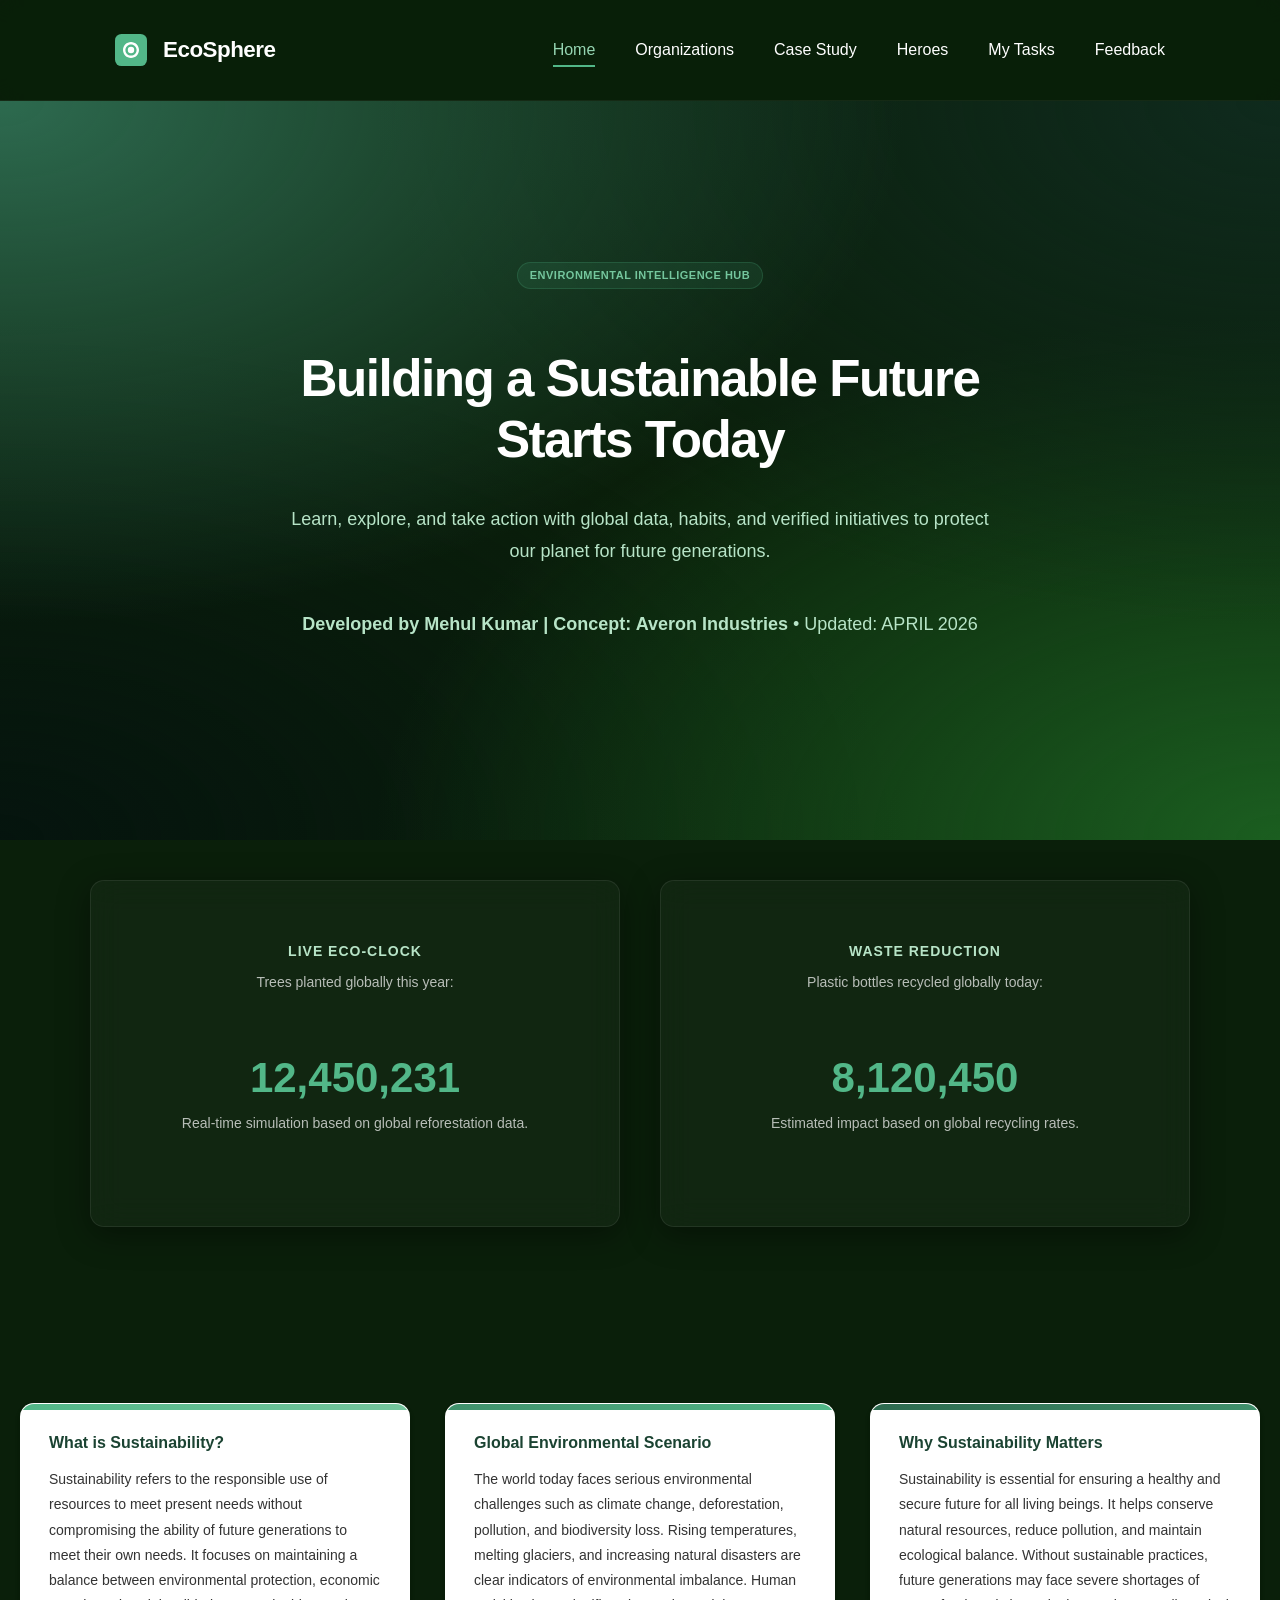
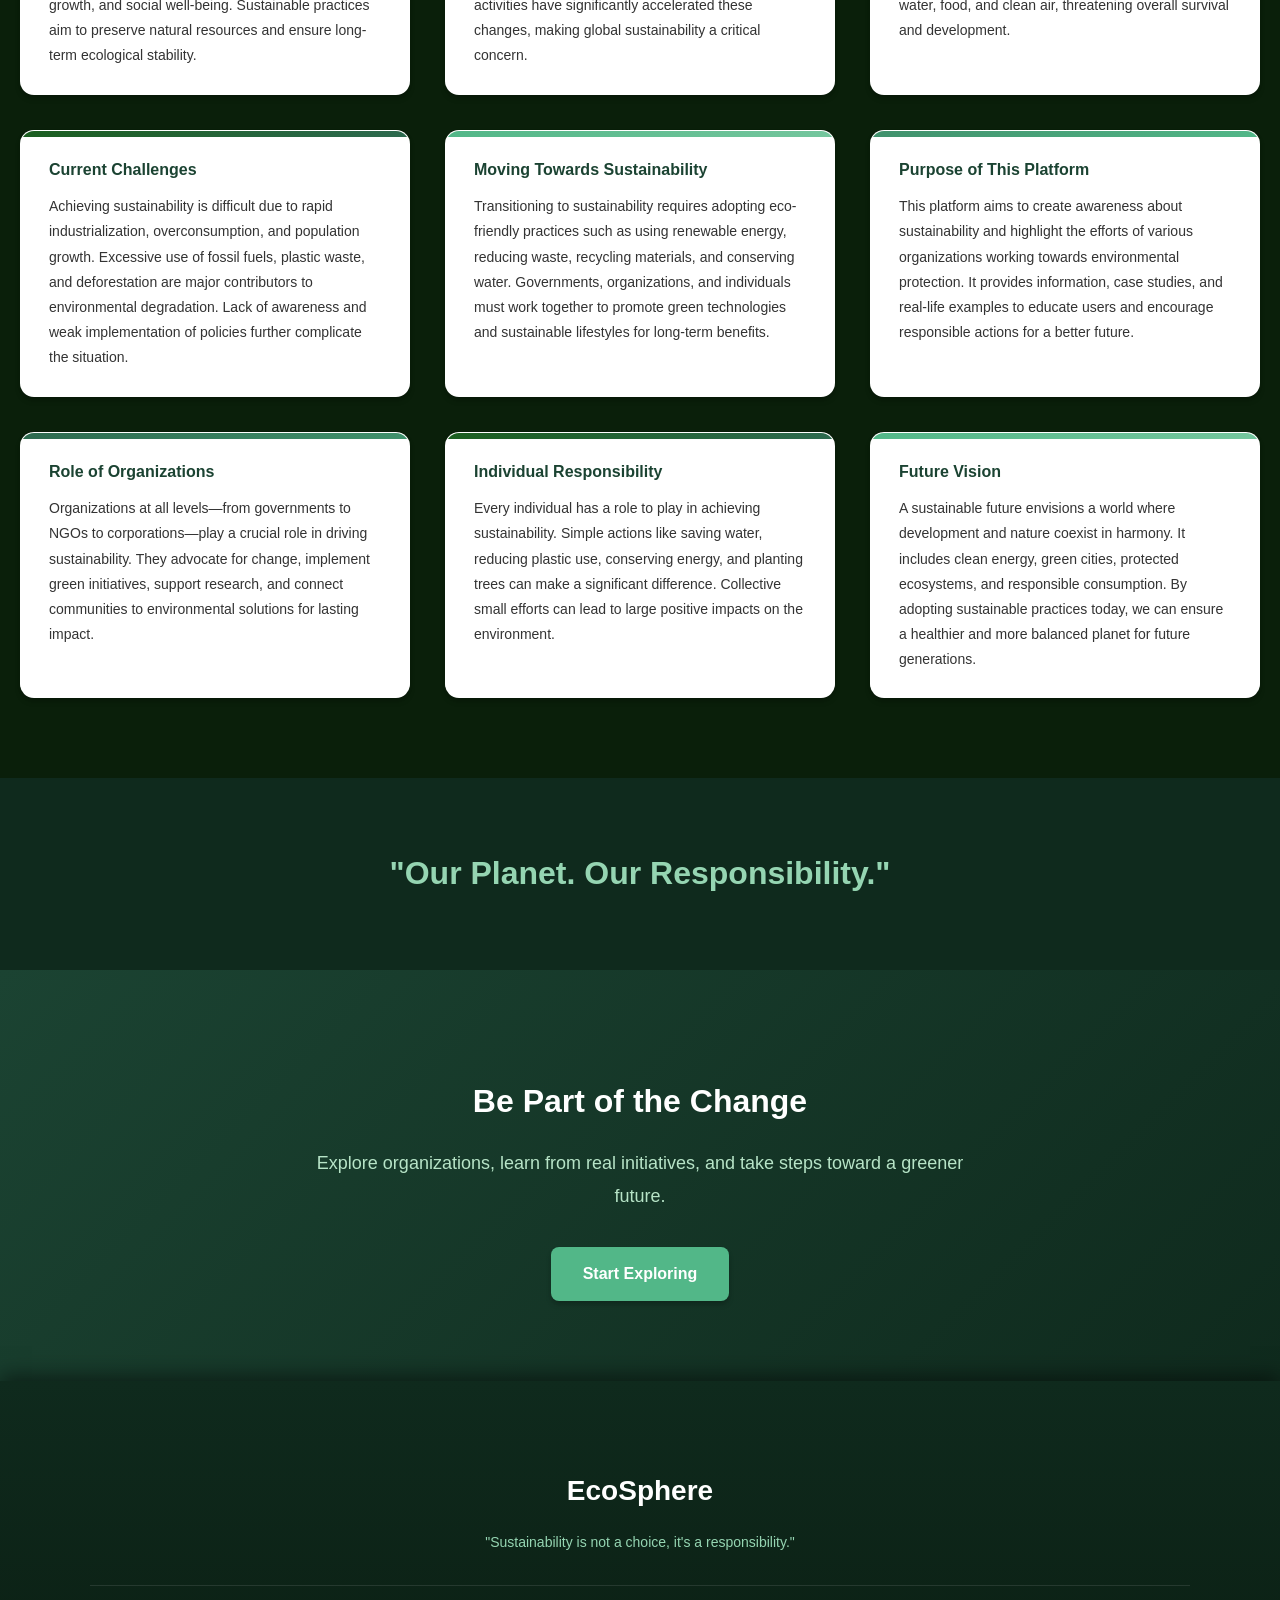
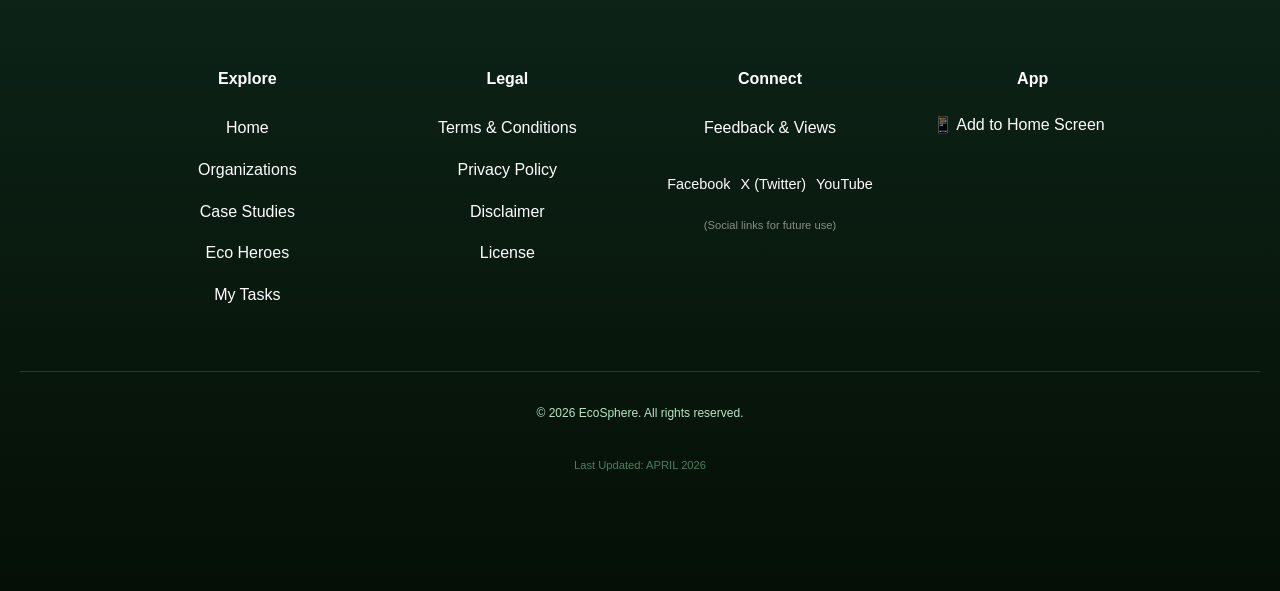
<file: index.html>
<!DOCTYPE html>
<html lang="en">
  <head>
    <!-- Basic page metadata -->
    <meta charset="UTF-8">
    <meta name="viewport" content="width=device-width, initial-scale=1.0">
    <meta name="description" content="EcoSphere - A simple website to learn about saving the environment.">
    <meta name="keywords" content="sustainability, environment, conservation, eco-friendly, organizations, climate action">
    <meta name="theme-color" content="#52b788">
    <meta name="mobile-web-app-capable" content="yes">
    <meta name="apple-mobile-web-app-capable" content="yes">
    <meta name="apple-mobile-web-app-status-bar-style" content="black-translucent">
    <meta name="apple-mobile-web-app-title" content="EcoSphere">
    <title>Sustainability Hub | Share & Learn Eco Ideas</title>

    <!-- Search and social metadata -->
    <link rel="canonical" href="https://ecosphere-sustainability.com/index.html">
    <meta property="og:title" content="EcoSphere: Your Commercial Sustainability Hub">
    <meta property="og:description" content="Join a global movement for environmental protection. Track habits, explore case studies, and connect with NGOs.">
    <meta property="og:image" content="https://ecosphere-sustainability.com/assets/icons/og-image.png">
    <meta property="og:url" content="https://ecosphere-sustainability.com/index.html">
    <meta property="og:type" content="website">
    <meta name="twitter:card" content="summary_large_image">
    <meta name="twitter:site" content="@EcoSphereApp">
    <meta name="twitter:title" content="Building a Sustainable Future Starts Today">
    <meta name="twitter:description" content="Learn, explore, and take action to protect our planet for future generations.">
    <!-- Styles and app manifest -->
    <link rel="preload" href="css/defs.css" as="style">
    <link rel="preload" href="css/base.css" as="style">
    <link rel="preload" href="css/layout.css" as="style">
    <link rel="preload" href="js/main.js" as="script">
    <link rel="prefetch" href="css/components.css">
    <link rel="manifest" href="manifest.json">
    <link rel="stylesheet" href="css/defs.css">
    <link rel="stylesheet" href="css/base.css">
    <link rel="stylesheet" href="css/components.css">
    <link rel="stylesheet" href="css/layout.css">
    <link rel="stylesheet" href="css/pages.css">
    <!-- Structured data -->
    <script type="application/ld+json">
      {
        "@context": "https://schema.org",
        "@type": "Organization",
        "name": "EcoSphere",
        "description": "Sustainability education hub. Learn about environmental protection, explore organizations making a difference, and discover how you can contribute to a sustainable future.",
        "url": "https://ecosphere-sustainability.com",
        "sameAs": [
          "https://www.facebook.com/ecosphere",
          "https://www.instagram.com/ecosphere"
        ]
      }
    </script>

    <!-- Scripts -->
    <script src="js/navigation.js" defer></script>
    <script src="js/modals.js" defer></script>
    <script src="js/search-filter.js" defer></script>
    <script src="js/forms.js" defer></script>
    <script src="js/main.js" defer></script>
  </head>
  <body>
    <!-- Quick skip link -->
    <a class="skip-link" href="#main-content">Skip to content</a>

    <!-- Site header -->
    <header class="site-header">
      <nav class="navbar container">
        <a href="index.html" class="brand" aria-label="EcoSphere Home">
          <svg width="32" height="32" viewBox="0 0 40 40" fill="none" xmlns="http://www.w3.org/2000/svg" aria-hidden="true">
            <rect width="40" height="40" rx="8" fill="#52B788"/>
            <path d="M20 10C14.4772 10 10 14.4772 10 20C10 25.5228 14.4772 30 20 30C25.5228 30 30 25.5228 30 20C30 14.4772 25.5228 10 20 10ZM20 27C16.134 27 13 23.866 13 20C13 16.134 16.134 13 20 13C23.866 13 27 16.134 27 20C27 23.866 23.866 27 20 27Z" fill="white"/>
            <circle cx="20" cy="20" r="4" fill="white"/>
          </svg>
          <span>EcoSphere</span>
        </a>
        <button class="hamburger" id="hamburgerMenu" aria-label="Toggle navigation menu" aria-controls="primaryNavigation" aria-expanded="false">
          <span></span>
          <span></span>
          <span></span>
        </button>
        <div class="nav-links" id="primaryNavigation">
          <a href="index.html">Home</a>
          <a href="categories.html">Organizations</a>
          <a href="case-study.html">Case Study</a>
          <a href="heroes.html">Heroes</a>
          <a href="task.html">My Tasks</a>
          <a href="feedback.html">Feedback</a>
        </div>
      </nav>
    </header>

    <!-- Main content -->
    <main id="main-content">
      <!-- Hero section -->
      <section class="hero">
        <div class="hero-content">
          <span class="badge">Environmental Intelligence Hub</span>
          <h1>Building a Sustainable Future Starts Today</h1>
          <p class="hero-subtext">Learn, explore, and take action with global data, habits, and verified initiatives to protect our planet for future generations.</p>
          <p class="meta-info">
<strong>Developed by Mehul Kumar | Concept: Averon Industries</strong> • Updated: APRIL 2026</p>
        </div>
      </section>

      <!-- Live counters -->
      <section class="dashboard-section container">
        <div class="dashboard-grid">
          <div class="card live-data-card">
            <h4>Live Eco-Clock</h4>
            <p>Trees planted globally this year:</p>
            <div class="counter-display" id="treeCounter">12,450,231</div>
            <p class="small-note">Real-time simulation based on global reforestation data.</p>
          </div>
          <div class="card live-data-card">
            <h4>Waste Reduction</h4>
            <p>Plastic bottles recycled globally today:</p>
            <div class="counter-display" id="plasticCounter">8,120,450</div>
            <p class="small-note">Estimated impact based on global recycling rates.</p>
          </div>
        </div>
      </section>

      <!-- Intro cards -->
      <section class="cards-section">
        <div class="info-grid">
          <div class="card">
            <h3>What is Sustainability?</h3>
            <p>Sustainability refers to the responsible use of resources to meet present needs without compromising the ability of future generations to meet their own needs. It focuses on maintaining a balance between environmental protection, economic growth, and social well-being. Sustainable practices aim to preserve natural resources and ensure long-term ecological stability.</p>
          </div>

          <div class="card">
            <h3>Global Environmental Scenario</h3>
            <p>The world today faces serious environmental challenges such as climate change, deforestation, pollution, and biodiversity loss. Rising temperatures, melting glaciers, and increasing natural disasters are clear indicators of environmental imbalance. Human activities have significantly accelerated these changes, making global sustainability a critical concern.</p>
          </div>

          <div class="card">
            <h3>Why Sustainability Matters</h3>
            <p>Sustainability is essential for ensuring a healthy and secure future for all living beings. It helps conserve natural resources, reduce pollution, and maintain ecological balance. Without sustainable practices, future generations may face severe shortages of water, food, and clean air, threatening overall survival and development.</p>
          </div>

          <div class="card">
            <h3>Current Challenges</h3>
            <p>Achieving sustainability is difficult due to rapid industrialization, overconsumption, and population growth. Excessive use of fossil fuels, plastic waste, and deforestation are major contributors to environmental degradation. Lack of awareness and weak implementation of policies further complicate the situation.</p>
          </div>

          <div class="card">
            <h3>Moving Towards Sustainability</h3>
            <p>Transitioning to sustainability requires adopting eco-friendly practices such as using renewable energy, reducing waste, recycling materials, and conserving water. Governments, organizations, and individuals must work together to promote green technologies and sustainable lifestyles for long-term benefits.</p>
          </div>

          <div class="card">
            <h3>Purpose of This Platform</h3>
            <p>This platform aims to create awareness about sustainability and highlight the efforts of various organizations working towards environmental protection. It provides information, case studies, and real-life examples to educate users and encourage responsible actions for a better future.</p>
          </div>

          <div class="card">
            <h3>Role of Organizations</h3>
            <p>Organizations at all levels—from governments to NGOs to corporations—play a crucial role in driving sustainability. They advocate for change, implement green initiatives, support research, and connect communities to environmental solutions for lasting impact.</p>
          </div>

          <div class="card">
            <h3>Individual Responsibility</h3>
            <p>Every individual has a role to play in achieving sustainability. Simple actions like saving water, reducing plastic use, conserving energy, and planting trees can make a significant difference. Collective small efforts can lead to large positive impacts on the environment.</p>
          </div>

          <div class="card">
            <h3>Future Vision</h3>
            <p>A sustainable future envisions a world where development and nature coexist in harmony. It includes clean energy, green cities, protected ecosystems, and responsible consumption. By adopting sustainable practices today, we can ensure a healthier and more balanced planet for future generations.</p>
          </div>
        </div>
      </section>

      <!-- Highlight line -->
      <section class="highlight">
        <h2>"Our Planet. Our Responsibility."</h2>
      </section>

      <!-- Call to action -->
      <section class="cta">
        <h2>Be Part of the Change</h2>
        <p>Explore organizations, learn from real initiatives, and take steps toward a greener future.</p>
        <a href="categories.html" class="btn-secondary">Start Exploring</a>
      </section>
    </main>

    <!-- Site footer -->
    <footer class="footer">
      <div class="footer-container">

        <div class="footer-section">
          <h3 class="footer-brand">EcoSphere</h3>
          <p class="footer-slogan">"Sustainability is not a choice, it's a responsibility."</p>
        </div>

        <div class="footer-section">
          <h4>Explore</h4>
          <nav aria-label="Footer Navigation">
            <a href="index.html">Home</a>
            <a href="categories.html">Organizations</a>
            <a href="case-study.html">Case Studies</a>
            <a href="heroes.html">Eco Heroes</a>
            <a href="task.html">My Tasks</a>
          </nav>
        </div>

        <div class="footer-section">
          <h4>Legal</h4>
          <nav aria-label="Legal Navigation">
            <a href="terms.html">Terms & Conditions</a>
            <a href="privacy.html">Privacy Policy</a>
            <a href="disclaimer.html">Disclaimer</a>
            <a href="license.html">License</a>
          </nav>
        </div>

        <div class="footer-section">
          <h4>Connect</h4>
          <nav aria-label="Social Connections">
            <a href="feedback.html">Feedback & Views</a>
            <div class="social-links" style="margin-top: 10px; display: flex; gap: 10px; justify-content: center;">
              <a href="#" class="social-link-future" style="font-size: 0.9rem;">Facebook</a>
              <a href="#" class="social-link-future" style="font-size: 0.9rem;">X (Twitter)</a>
              <a href="#" class="social-link-future" style="font-size: 0.9rem;">YouTube</a>
            </div>
            <p style="font-size: 0.7rem; opacity: 0.5; margin-top: 5px;">(Social links for future use)</p>
          </nav>
        </div>

        <div class="footer-section">
          <h4>App</h4>
          <button id="installToHomeBtn" type="button" class="footer-link-btn">📱 Add to Home Screen</button>
        </div>
      </div>

      <div class="footer-bottom">
        &copy; 2026 EcoSphere. All rights reserved.
      </div>
      <p class="result-counter" style="margin-top: 10px; font-size: 0.7rem; opacity: 0.6; text-align: center;">Last Updated: APRIL 2026</p>
    </footer>
    <button id="backToTop" aria-label="Back to top" title="Back to top">↑</button>
  </body>
</html>
</file>
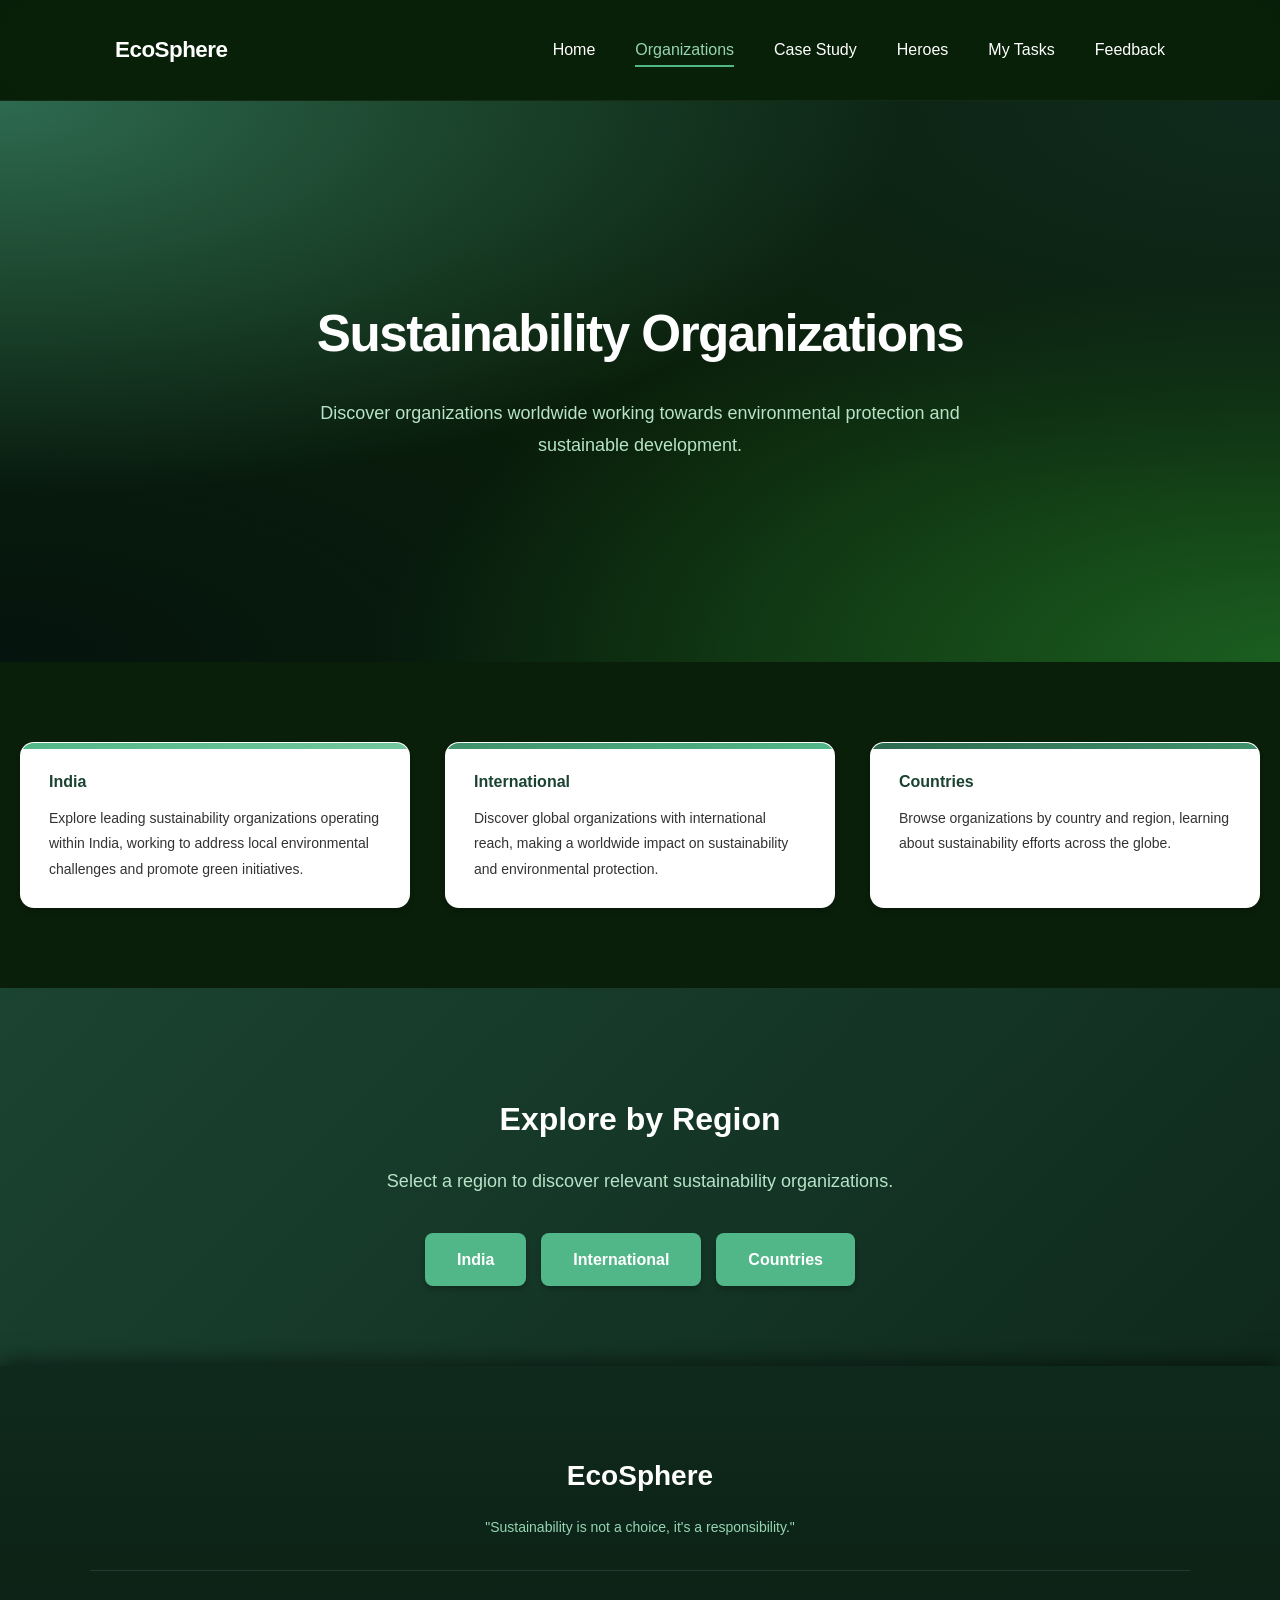
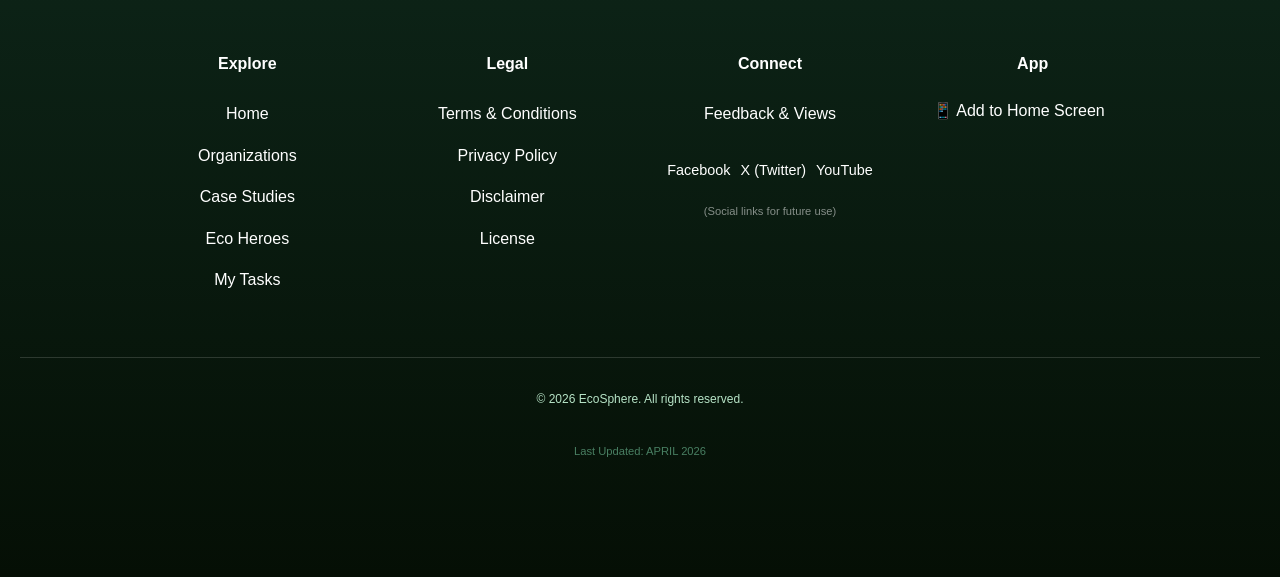
<file: categories.html>
<!DOCTYPE html>
<html lang="en">
  <head>
    <!-- Basic page metadata -->
    <meta charset="UTF-8">
    <meta name="viewport" content="width=device-width, initial-scale=1.0">
    <meta name="description" content="Browse sustainability organizations by region. Discover Indian organizations, international NGOs, and environmental initiatives worldwide.">
    <meta name="theme-color" content="#52b788">
    <meta name="mobile-web-app-capable" content="yes">
    <meta name="apple-mobile-web-app-capable" content="yes">
    <meta name="apple-mobile-web-app-status-bar-style" content="black-translucent">
    <meta name="apple-mobile-web-app-title" content="EcoSphere">
    <title>Organizations | Sustainability Hub</title>

    <!-- Styles and app manifest -->
    <link rel="preload" href="css/defs.css" as="style">
    <link rel="preload" href="css/base.css" as="style">
    <link rel="preload" href="js/main.js" as="script">
    <link rel="prefetch" href="css/components.css">
    <link rel="prefetch" href="index.html">
    <link rel="manifest" href="manifest.json">
    <link rel="stylesheet" href="css/defs.css">
    <link rel="stylesheet" href="css/base.css">
    <link rel="stylesheet" href="css/components.css">
    <link rel="stylesheet" href="css/layout.css">
    <link rel="stylesheet" href="css/pages.css">
    <!-- Structured data -->
    <script type="application/ld+json">
      {
        "@context": "https://schema.org",
        "@type": "WebPage",
        "name": "Sustainability Organizations",
        "description": "Browse sustainability organizations by region including Indian, international, and country-specific environmental initiatives.",
        "url": "https://ecosphere-sustainability.com/categories.html"
      }
    </script>

    <!-- Scripts -->
    <script src="js/navigation.js" defer></script>
    <script src="js/modals.js" defer></script>
    <script src="js/search-filter.js" defer></script>
    <script src="js/forms.js" defer></script>
    <script src="js/main.js" defer></script>
  </head>
  <body>
    <!-- Quick skip link -->
    <a class="skip-link" href="#main-content">Skip to content</a>

    <!-- Site header -->
    <header class="site-header">
      <nav class="navbar container">
        <a href="index.html" class="brand">EcoSphere</a>
        <button class="hamburger" id="hamburgerMenu" aria-label="Toggle navigation menu" aria-controls="primaryNavigation" aria-expanded="false">
          <span></span>
          <span></span>
          <span></span>
        </button>
        <div class="nav-links" id="primaryNavigation">
          <a href="index.html">Home</a>
          <a href="categories.html">Organizations</a>
          <a href="case-study.html">Case Study</a>
          <a href="heroes.html">Heroes</a>
          <a href="task.html">My Tasks</a>
          <a href="feedback.html">Feedback</a>
        </div>
      </nav>
    </header>

    <!-- Main content -->
    <main id="main-content">
      <!-- Hero section -->
      <section class="hero">
        <div class="hero-content">
          <h1>Sustainability Organizations</h1>
          <p>Discover organizations worldwide working towards environmental protection and sustainable development.</p>
        </div>
      </section>

      <!-- Region cards -->
      <section class="cards-section">
        <div class="info-grid">
          <div class="card">
            <h3>India</h3>
            <p>Explore leading sustainability organizations operating within India, working to address local environmental challenges and promote green initiatives.</p>
          </div>

          <div class="card">
            <h3>International</h3>
            <p>Discover global organizations with international reach, making a worldwide impact on sustainability and environmental protection.</p>
          </div>

          <div class="card">
            <h3>Countries</h3>
            <p>Browse organizations by country and region, learning about sustainability efforts across the globe.</p>
          </div>
        </div>
      </section>

      <!-- Call to action -->
      <section class="cta">
        <h2>Explore by Region</h2>
        <p>Select a region to discover relevant sustainability organizations.</p>
        <div class="button-row">
          <a href="india.html" class="btn-secondary">India</a>
          <a href="international.html" class="btn-secondary">International</a>
          <a href="countries.html" class="btn-secondary">Countries</a>
        </div>
      </section>
    </main>

    <!-- Site footer -->
    <footer class="footer">
      <div class="footer-container">

        <div class="footer-section">
          <h3 class="footer-brand">EcoSphere</h3>
          <p class="footer-slogan">"Sustainability is not a choice, it's a responsibility."</p>
        </div>

        <div class="footer-section">
          <h4>Explore</h4>
          <nav aria-label="Footer Navigation">
            <a href="index.html">Home</a>
            <a href="categories.html">Organizations</a>
            <a href="case-study.html">Case Studies</a>
            <a href="heroes.html">Eco Heroes</a>
            <a href="task.html">My Tasks</a>
          </nav>
        </div>

        <div class="footer-section">
          <h4>Legal</h4>
          <nav aria-label="Legal Navigation">
            <a href="terms.html">Terms & Conditions</a>
            <a href="privacy.html">Privacy Policy</a>
            <a href="disclaimer.html">Disclaimer</a>
            <a href="license.html">License</a>
          </nav>
        </div>

        <div class="footer-section">
          <h4>Connect</h4>
          <nav aria-label="Social Connections">
            <a href="feedback.html">Feedback & Views</a>
            <div class="social-links" style="margin-top: 10px; display: flex; gap: 10px; justify-content: center;">
              <a href="#" class="social-link-future" style="font-size: 0.9rem;">Facebook</a>
              <a href="#" class="social-link-future" style="font-size: 0.9rem;">X (Twitter)</a>
              <a href="#" class="social-link-future" style="font-size: 0.9rem;">YouTube</a>
            </div>
            <p style="font-size: 0.7rem; opacity: 0.5; margin-top: 5px;">(Social links for future use)</p>
          </nav>
        </div>

        <div class="footer-section">
          <h4>App</h4>
          <button id="installToHomeBtn" type="button" class="footer-link-btn">📱 Add to Home Screen</button>
        </div>
      </div>

      <div class="footer-bottom">
        &copy; 2026 EcoSphere. All rights reserved.
      </div>
      <p class="result-counter" style="margin-top: 10px; font-size: 0.7rem; opacity: 0.6; text-align: center;">Last Updated: APRIL 2026</p>
    </footer>
    <button id="backToTop" aria-label="Back to top" title="Back to top">↑</button>
  </body>
</html>
</file>
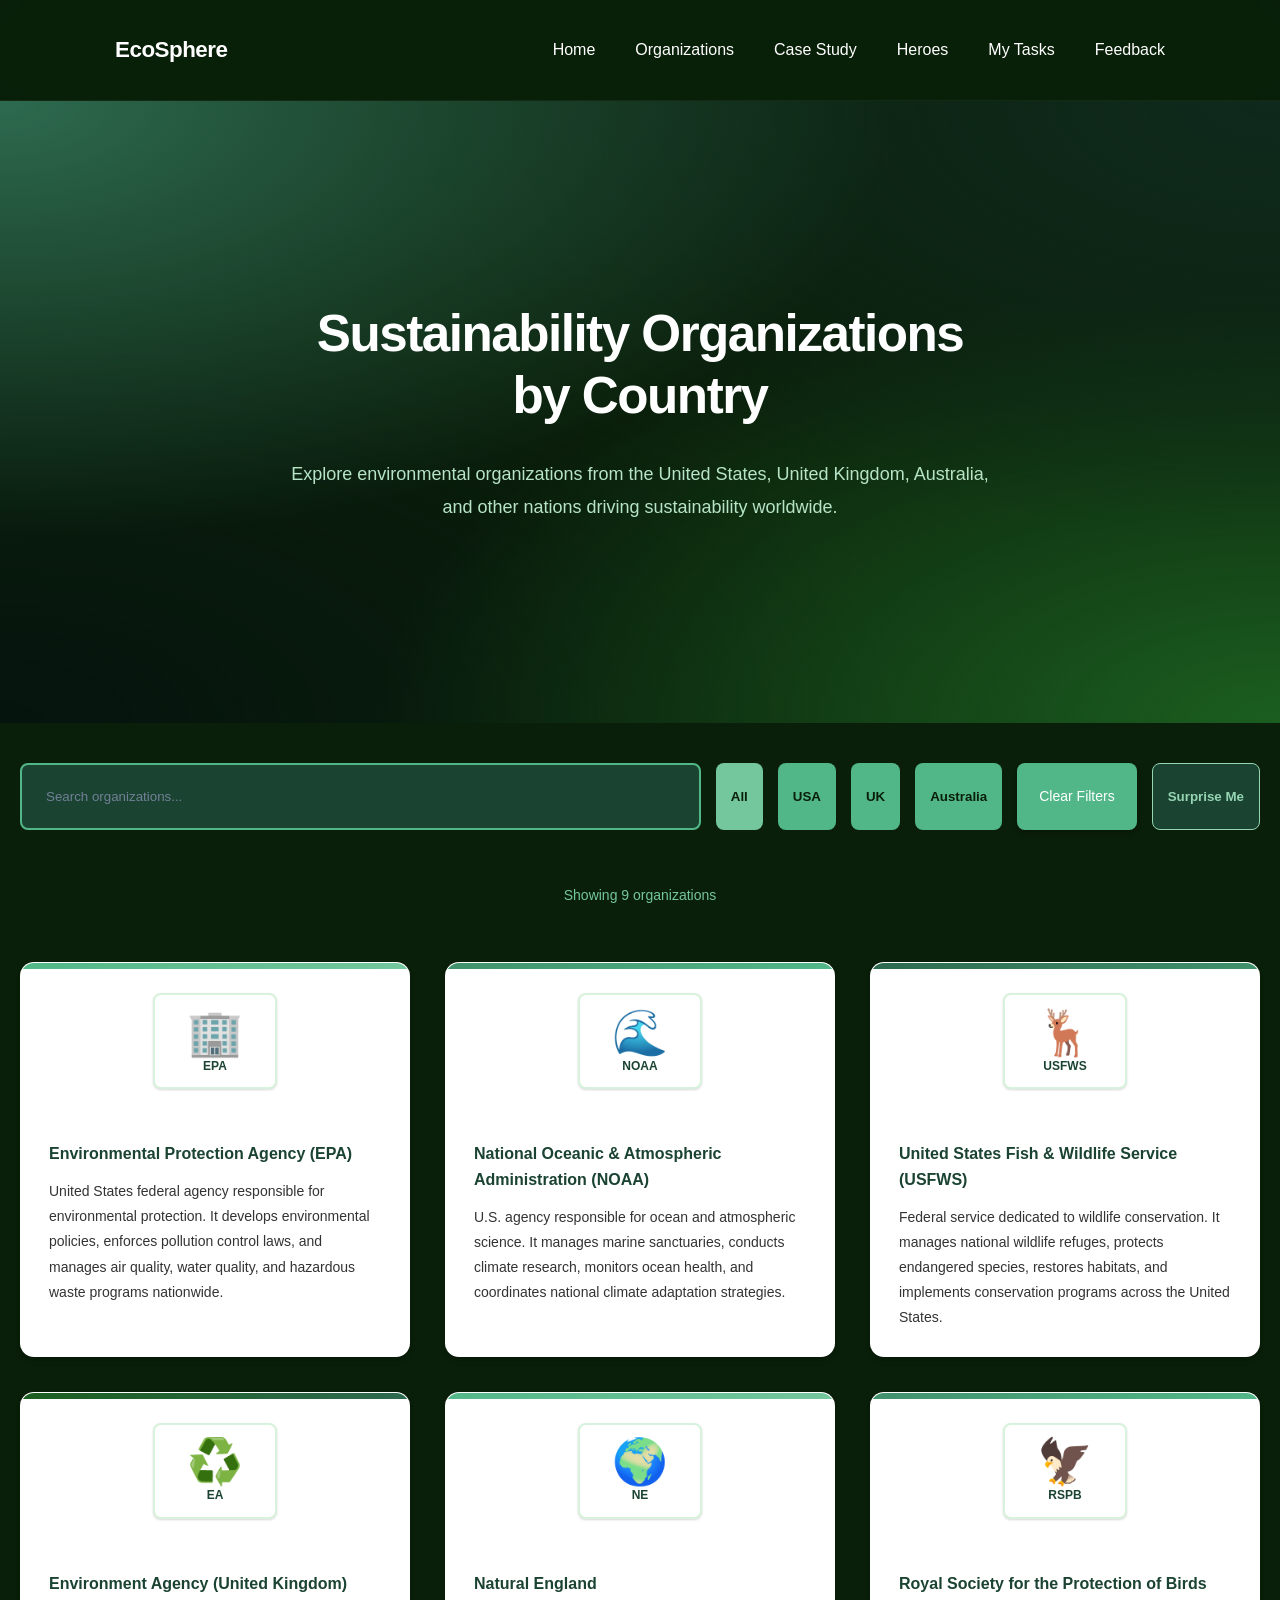
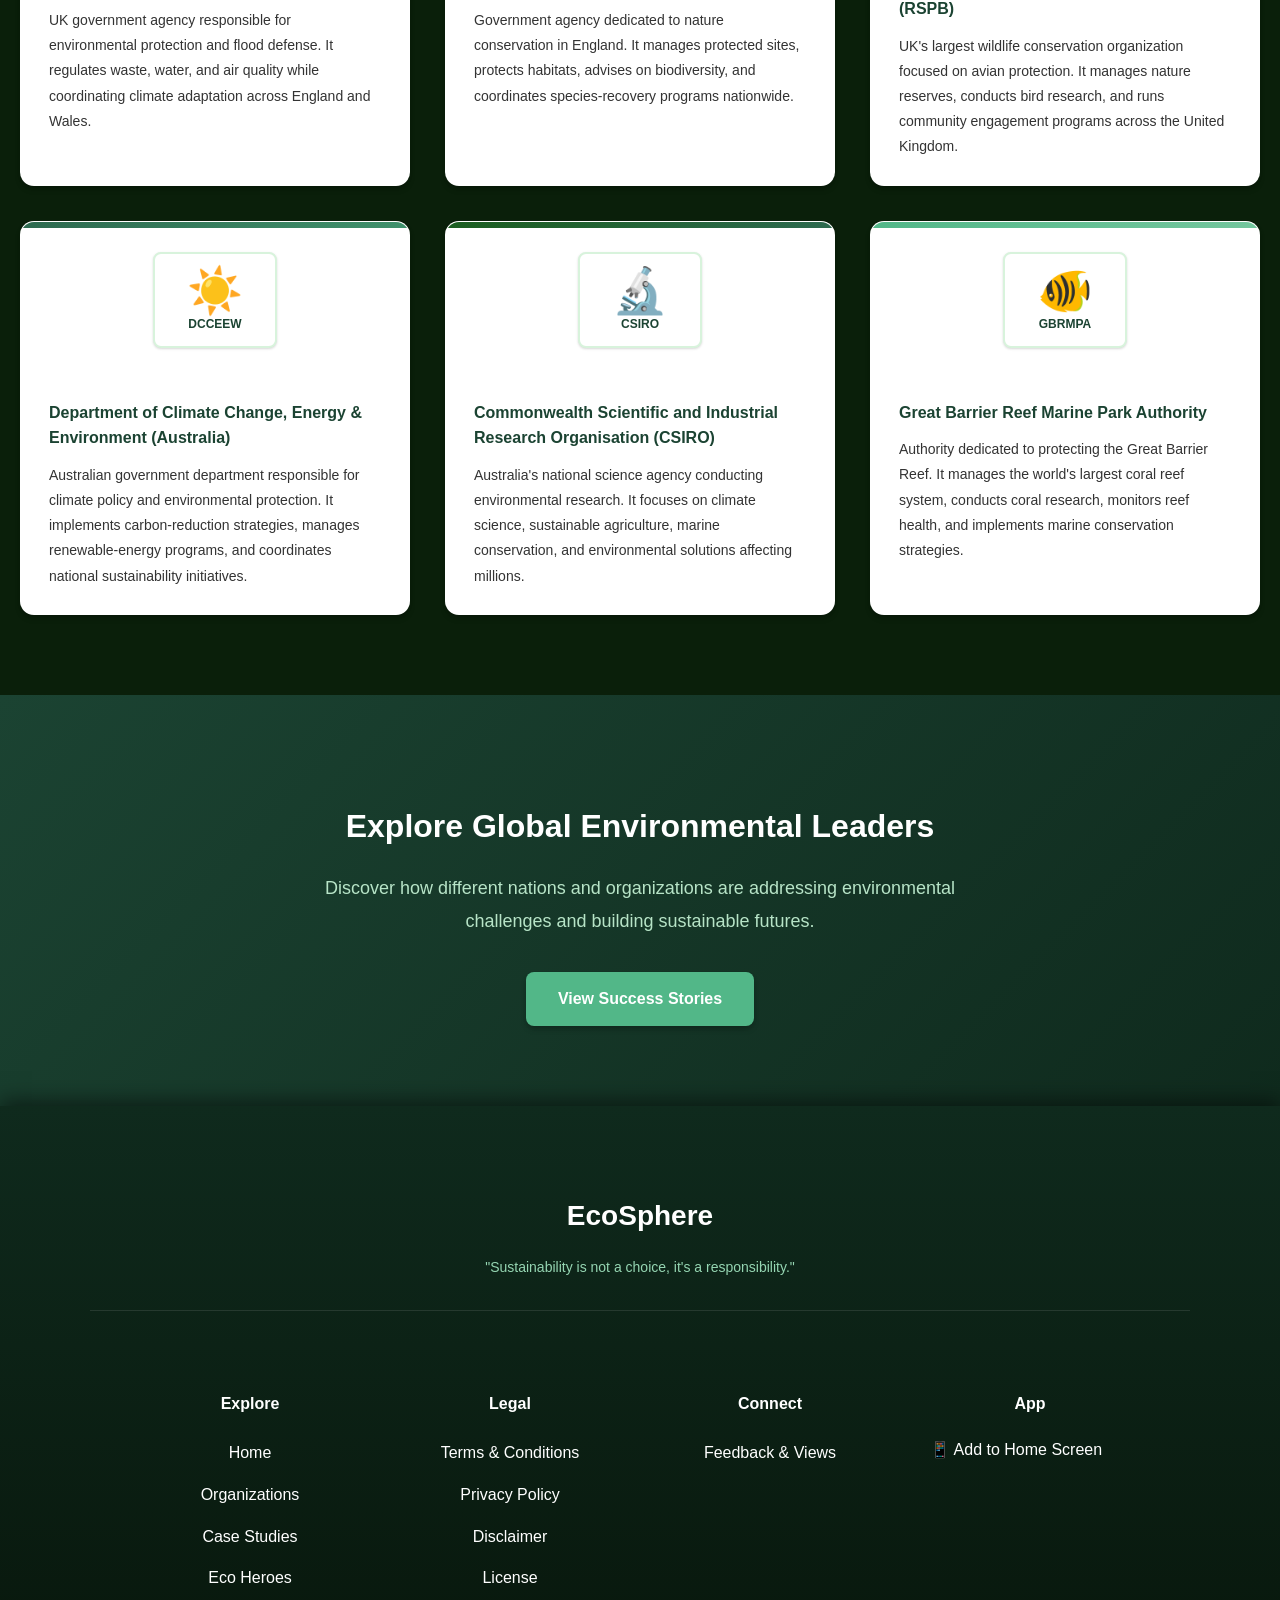
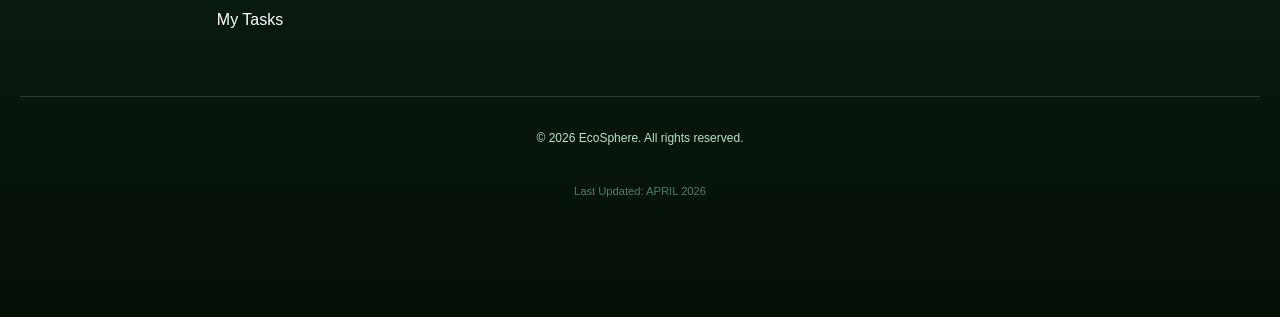
<file: countries.html>
<!DOCTYPE html>
<html lang="en">
  <head>
    <!-- Basic page metadata -->
    <meta charset="UTF-8">
    <meta name="viewport" content="width=device-width, initial-scale=1.0">
    <meta name="theme-color" content="#52b788">
    <meta name="mobile-web-app-capable" content="yes">
    <meta name="apple-mobile-web-app-capable" content="yes">
    <meta name="apple-mobile-web-app-status-bar-style" content="black-translucent">
    <meta name="apple-mobile-web-app-title" content="EcoSphere">
    <meta name="description" content="Explore sustainability organizations across countries including the USA, UK, and Australia. Discover how nations are addressing environmental challenges.">
    <title>Global Organizations | EcoSphere</title>

    <!-- Styles and app manifest -->
    <link rel="manifest" href="manifest.json">
    <link rel="stylesheet" href="css/defs.css">
    <link rel="stylesheet" href="css/base.css">
    <link rel="stylesheet" href="css/components.css">
    <link rel="stylesheet" href="css/layout.css">
    <link rel="stylesheet" href="css/pages.css">
    <!-- Structured data -->
    <script type="application/ld+json">
      {
        "@context": "https://schema.org",
        "@type": "CollectionPage",
        "name": "Organizations by Country",
        "description": "Browse organizations by country, learning about sustainability efforts across the globe.",
        "url": "https://ecosphere-sustainability.com/countries.html"
      }
    </script>

    <!-- Scripts -->
    <script src="js/navigation.js" defer></script>
    <script src="js/modals.js" defer></script>
    <script src="js/search-filter.js" defer></script>
    <script src="js/forms.js" defer></script>
    <script src="js/main.js" defer></script>
  </head>
  <body>
    <!-- Quick skip link -->
    <a class="skip-link" href="#main-content">Skip to content</a>

    <!-- Site header -->
    <header class="site-header">
      <nav class="navbar container">
        <a href="index.html" class="brand">EcoSphere</a>
        <button class="hamburger" id="hamburgerMenu" aria-label="Toggle navigation menu" aria-controls="primaryNavigation" aria-expanded="false">
          <span></span>
          <span></span>
          <span></span>
        </button>
        <div class="nav-links" id="primaryNavigation">
          <a href="index.html">Home</a>
          <a href="categories.html">Organizations</a>
          <a href="case-study.html">Case Study</a>
          <a href="heroes.html">Heroes</a>
          <a href="task.html">My Tasks</a>
          <a href="feedback.html">Feedback</a>
        </div>
      </nav>
    </header>

    <!-- Main content -->
    <main id="main-content">
      <!-- Hero section -->
      <section class="hero">
        <div class="hero-content">
          <h1>Sustainability Organizations by Country</h1>
          <p>Explore environmental organizations from the United States, United Kingdom, Australia, and other nations driving sustainability worldwide.</p>
        </div>
      </section>

      <!-- Filters and organization cards -->
      <section class="cards-section org-list-section">
        <div class="org-controls">
          <div class="search-box">
            <label class="sr-only" for="searchInput">Search global organizations by country</label>
            <input type="text" id="searchInput" placeholder="Search organizations..." autocomplete="off">
          </div>
          <button class="filter-btn active" type="button" data-filter="all">All</button>
          <button class="filter-btn" type="button" data-filter="usa">USA</button>
          <button class="filter-btn" type="button" data-filter="uk">UK</button>
          <button class="filter-btn" type="button" data-filter="australia">Australia</button>
        </div>

        <div class="info-grid">
          <div class="org-card card" data-category="usa" data-logo="EPA" data-focus="Environmental Protection, Clean Air and Water, Pollution Control" data-impact="Manages 54,000+ employees; Enforces 15+ environmental laws; Protects 330 million Americans" data-website="https://www.epa.gov">
            <div class="card-logo">EPA</div>
            <h3>Environmental Protection Agency (EPA)</h3>
            <p>United States federal agency responsible for environmental protection. It develops environmental policies, enforces pollution control laws, and manages air quality, water quality, and hazardous waste programs nationwide.</p>
          </div>

          <div class="org-card card" data-category="usa" data-logo="NOAA" data-focus="Ocean Protection, Marine Conservation, Weather" data-impact="25 research institutes; 13,600 employees; Manages 1.7 billion acres of marine sanctuary" data-website="https://www.noaa.gov">
            <div class="card-logo">NOAA</div>
            <h3>National Oceanic & Atmospheric Administration (NOAA)</h3>
            <p>U.S. agency responsible for ocean and atmospheric science. It manages marine sanctuaries, conducts climate research, monitors ocean health, and coordinates national climate adaptation strategies.</p>
          </div>

          <div class="org-card card" data-category="usa" data-logo="USFWS" data-focus="Wildlife Conservation, Protected Species, Habitat Management" data-impact="600 national wildlife refuges; 25,000 employees; Protects 10,000+ species" data-website="https://www.fws.gov">
            <div class="card-logo">USFWS</div>
            <h3>United States Fish & Wildlife Service (USFWS)</h3>
            <p>Federal service dedicated to wildlife conservation. It manages national wildlife refuges, protects endangered species, restores habitats, and implements conservation programs across the United States.</p>
          </div>

          <div class="org-card card" data-category="uk" data-logo="EA" data-focus="Environmental Regulation, Water Management, Flood Defense" data-impact="10,000+ employees; Manages 2,200+ km of flood defenses; Protects 80% of the UK's population" data-website="https://www.gov.uk/government/organisations/environment-agency">
            <div class="card-logo">EA</div>
            <h3>Environment Agency (United Kingdom)</h3>
            <p>UK government agency responsible for environmental protection and flood defense. It regulates waste, water, and air quality while coordinating climate adaptation across England and Wales.</p>
          </div>

          <div class="org-card card" data-category="uk" data-logo="NE" data-focus="Nature Conservation, Protected Sites, Biodiversity" data-impact="Manages 3,600 protected sites; 2,000+ employees; Protects 25% of England's land" data-website="https://www.gov.uk/government/organisations/natural-england">
            <div class="card-logo">NE</div>
            <h3>Natural England</h3>
            <p>Government agency dedicated to nature conservation in England. It manages protected sites, protects habitats, advises on biodiversity, and coordinates species-recovery programs nationwide.</p>
          </div>

          <div class="org-card card" data-category="uk" data-logo="RSPB" data-focus="Bird Conservation, Habitat Protection, Community Engagement" data-impact="1 million members; 230+ nature reserves; Protects 500+ bird species" data-website="https://www.rspb.org.uk">
            <div class="card-logo">RSPB</div>
            <h3>Royal Society for the Protection of Birds (RSPB)</h3>
            <p>UK's largest wildlife conservation organization focused on avian protection. It manages nature reserves, conducts bird research, and runs community engagement programs across the United Kingdom.</p>
          </div>

          <div class="org-card card" data-category="australia" data-logo="DCCEEW" data-focus="Climate Change, Renewable Energy, Emissions Reduction" data-impact="Manages 50+ climate programs; Budget above $20 billion; Coordinates national climate policy" data-website="https://www.dcceew.gov.au">
            <div class="card-logo">DCCEEW</div>
            <h3>Department of Climate Change, Energy & Environment (Australia)</h3>
            <p>Australian government department responsible for climate policy and environmental protection. It implements carbon-reduction strategies, manages renewable-energy programs, and coordinates national sustainability initiatives.</p>
          </div>

          <div class="org-card card" data-category="australia" data-logo="CSIRO" data-focus="Scientific Research, Climate Science, Environmental Solutions" data-impact="10,000+ scientists; 1,000+ research projects; 10+ research divisions" data-website="https://www.csiro.au">
            <div class="card-logo">CSIRO</div>
            <h3>Commonwealth Scientific and Industrial Research Organisation (CSIRO)</h3>
            <p>Australia's national science agency conducting environmental research. It focuses on climate science, sustainable agriculture, marine conservation, and environmental solutions affecting millions.</p>
          </div>

          <div class="org-card card" data-category="australia" data-logo="GBRMPA" data-focus="Marine Conservation, Coral Reef Protection, Ocean Health" data-impact="Manages 348,000 square km of reef area; 400+ coral species; 1,500+ fish species protected" data-website="https://www.gbrmpa.gov.au">
            <div class="card-logo">GBRMPA</div>
            <h3>Great Barrier Reef Marine Park Authority</h3>
            <p>Authority dedicated to protecting the Great Barrier Reef. It manages the world's largest coral reef system, conducts coral research, monitors reef health, and implements marine conservation strategies.</p>
          </div>
        </div>
      </section>

      <!-- Call to action -->
      <section class="cta">
        <h2>Explore Global Environmental Leaders</h2>
        <p>Discover how different nations and organizations are addressing environmental challenges and building sustainable futures.</p>
        <a href="case-study.html" class="btn-secondary">View Success Stories</a>
      </section>
    </main>

    <!-- Organization modal -->
    <div id="orgModal" class="modal">
      <div class="modal-content">
      </div>
    </div>

    <!-- Site footer -->
    <footer class="footer">
      <div class="footer-container">

        <div class="footer-section">
          <h3 class="footer-brand">EcoSphere</h3>
          <p class="footer-slogan">"Sustainability is not a choice, it's a responsibility."</p>
        </div>

        <div class="footer-section">
          <h4>Explore</h4>
          <a href="index.html">Home</a>
          <a href="categories.html">Organizations</a>
          <a href="case-study.html">Case Studies</a>
          <a href="heroes.html">Eco Heroes</a>
          <a href="task.html">My Tasks</a>
        </div>

        <div class="footer-section">
          <h4>Legal</h4>
          <a href="terms.html">Terms & Conditions</a>
          <a href="privacy.html">Privacy Policy</a>
          <a href="disclaimer.html">Disclaimer</a>
          <a href="license.html">License</a>
        </div>

        <div class="footer-section">
          <h4>Connect</h4>
          <a href="feedback.html">Feedback & Views</a>
        </div>

        <div class="footer-section">
          <h4>App</h4>
          <button id="installToHomeBtn" type="button" class="footer-link-btn">📱 Add to Home Screen</button>
        </div>
      </div>

      <div class="footer-bottom">
        &copy; 2026 EcoSphere. All rights reserved.
      </div>
      <p class="result-counter" style="margin-top: 10px; font-size: 0.7rem; opacity: 0.6; text-align: center;">Last Updated: APRIL 2026</p>
    </footer>
    <button id="backToTop" aria-label="Back to top" title="Back to top">↑</button>
  </body>
</html>
</file>
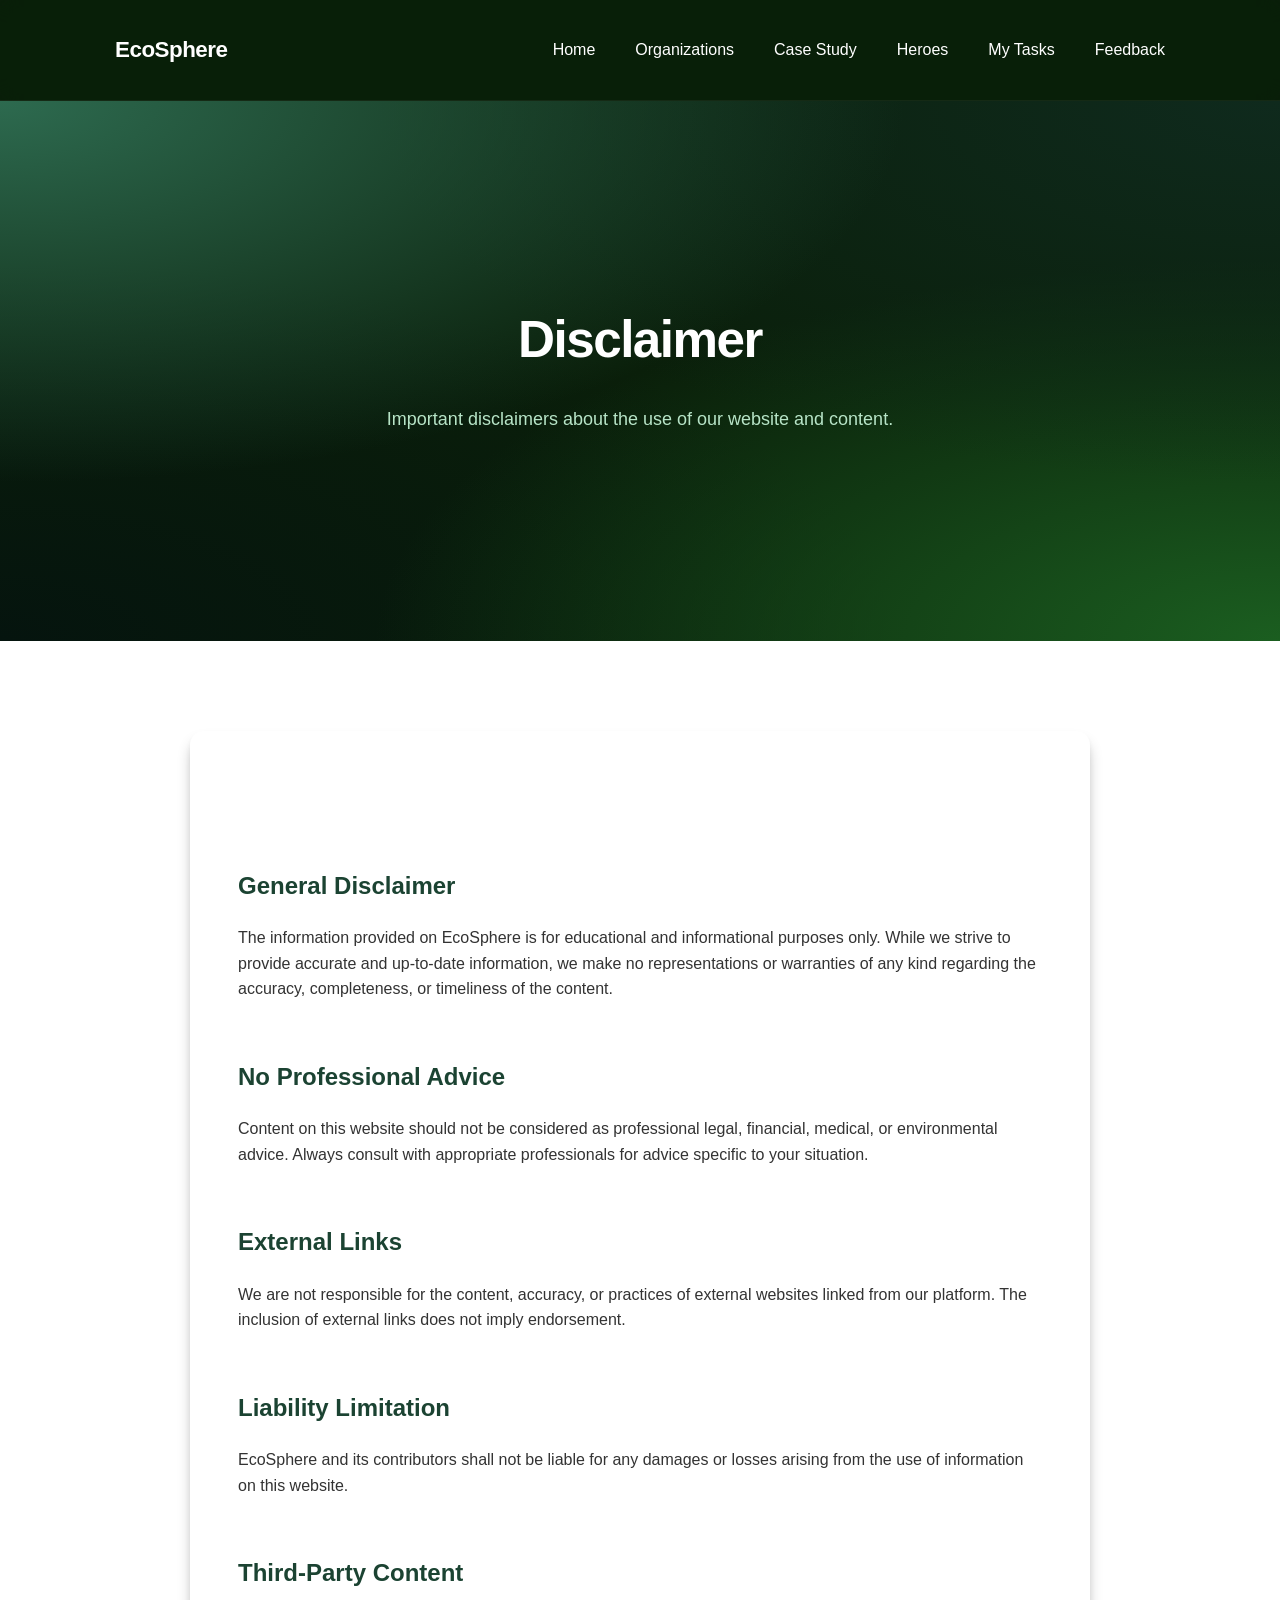
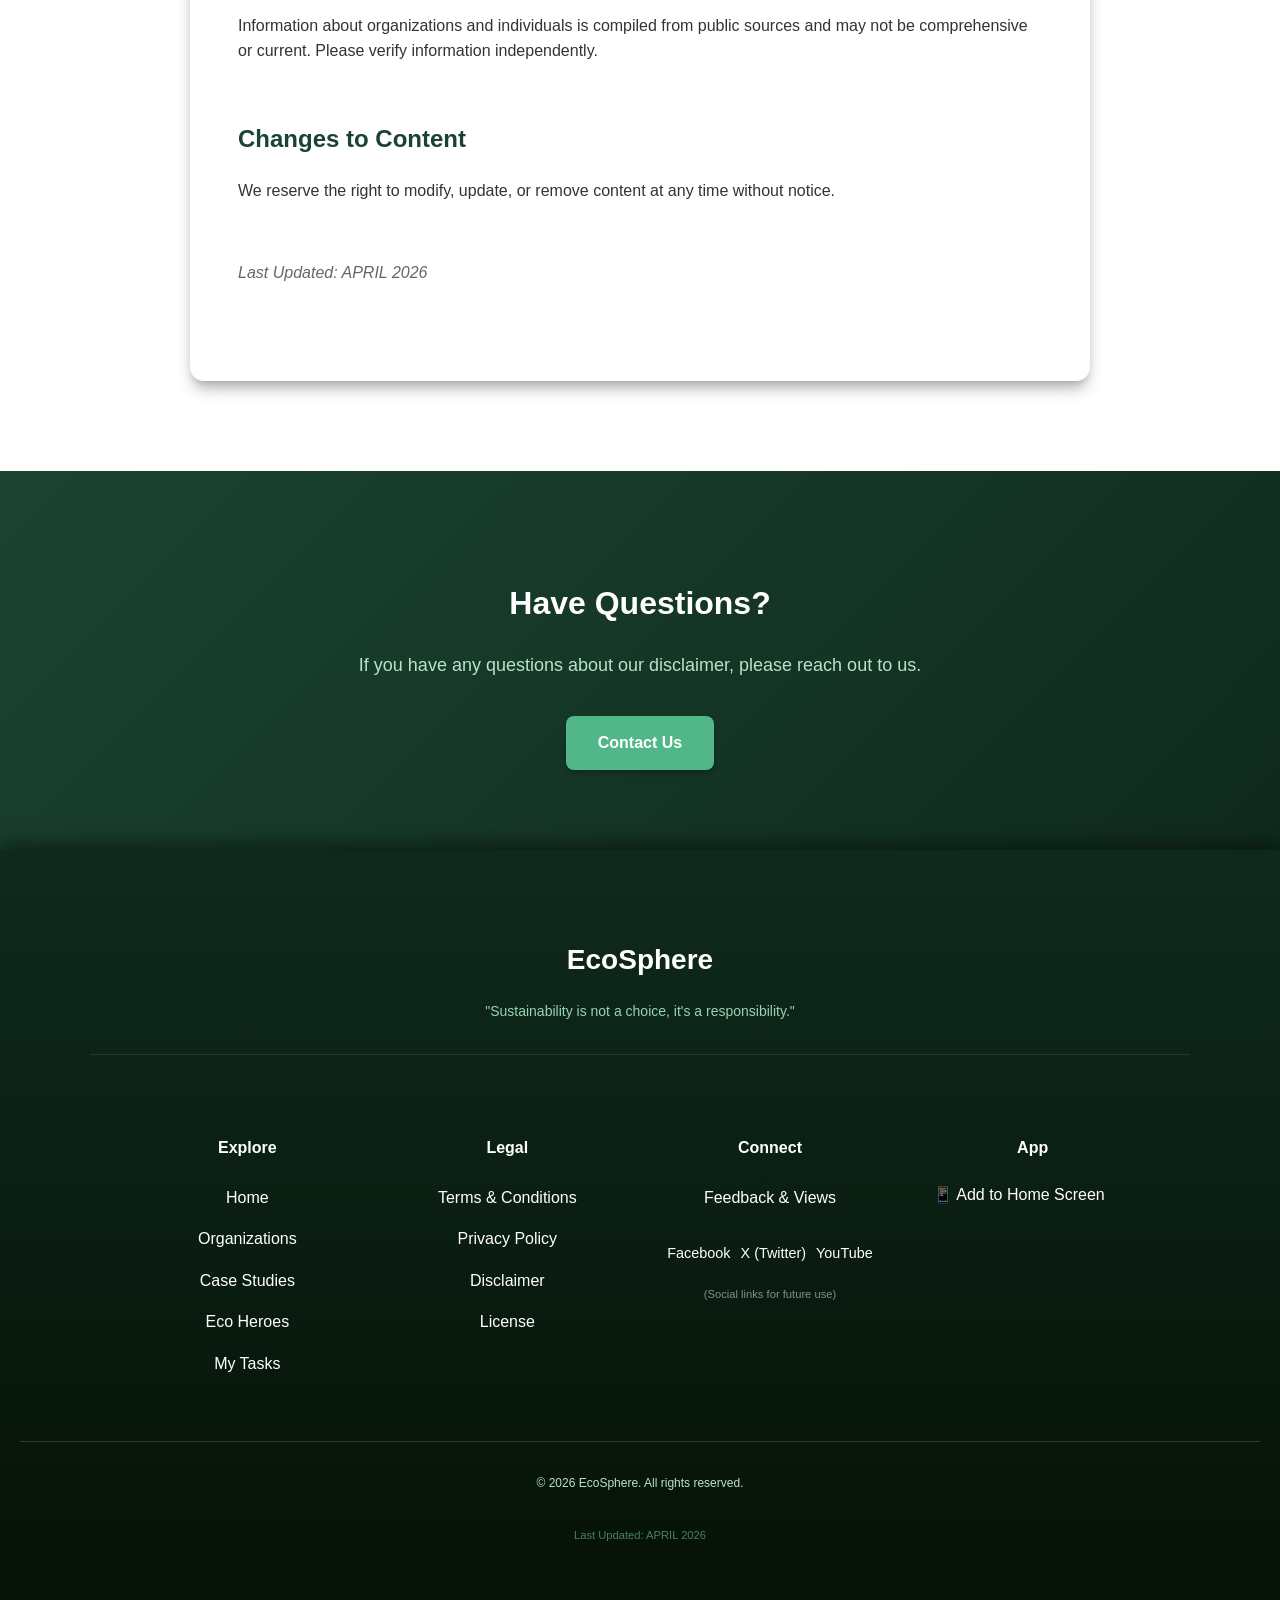
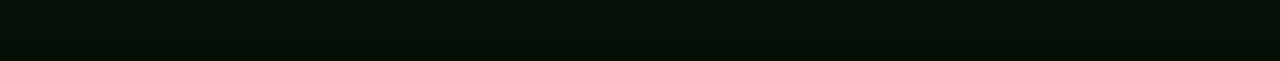
<file: disclaimer.html>
<!DOCTYPE html>
<html lang="en">
  <head>
    <!-- Basic page metadata -->
    <meta charset="UTF-8">
    <meta name="viewport" content="width=device-width, initial-scale=1.0">
    <meta name="theme-color" content="#52b788">
    <meta name="mobile-web-app-capable" content="yes">
    <meta name="apple-mobile-web-app-capable" content="yes">
    <meta name="apple-mobile-web-app-status-bar-style" content="black-translucent">
    <meta name="apple-mobile-web-app-title" content="EcoSphere">
    <meta name="description" content="Disclaimer for EcoSphere. Important information about the accuracy and use of information provided on our platform.">
    <title>Disclaimer | Sustainability Hub</title>

    <!-- Styles and app manifest -->
    <link rel="manifest" href="manifest.json">
    <link rel="stylesheet" href="css/defs.css">
    <link rel="stylesheet" href="css/base.css">
    <link rel="stylesheet" href="css/components.css">
    <link rel="stylesheet" href="css/layout.css">
    <link rel="stylesheet" href="css/pages.css">
    <!-- Structured data -->
    <script type="application/ld+json">
      {
        "@context": "https://schema.org",
        "@type": "WebPage",
        "name": "Disclaimer",
        "description": "Disclaimer for EcoSphere",
        "url": "https://ecosphere-sustainability.com/disclaimer.html"
      }
    </script>

    <!-- Scripts -->
    <script src="js/navigation.js" defer></script>
    <script src="js/modals.js" defer></script>
    <script src="js/search-filter.js" defer></script>
    <script src="js/forms.js" defer></script>
    <script src="js/main.js" defer></script>
  </head>
  <body>
    <!-- Quick skip link -->
    <a class="skip-link" href="#main-content">Skip to content</a>

    <!-- Site header -->
    <header class="site-header">
      <nav class="navbar container">
        <a href="index.html" class="brand">EcoSphere</a>
        <button class="hamburger" id="hamburgerMenu" aria-label="Toggle navigation menu" aria-controls="primaryNavigation" aria-expanded="false">
          <span></span>
          <span></span>
          <span></span>
        </button>
        <div class="nav-links" id="primaryNavigation">
          <a href="index.html">Home</a>
          <a href="categories.html">Organizations</a>
          <a href="case-study.html">Case Study</a>
          <a href="heroes.html">Heroes</a>
          <a href="task.html">My Tasks</a>
          <a href="feedback.html">Feedback</a>
        </div>
      </nav>
    </header>

    <!-- Main content -->
    <main id="main-content">
      <!-- Hero section -->
      <section class="hero">
        <div class="hero-content">
          <h1>Disclaimer</h1>
          <p>Important disclaimers about the use of our website and content.</p>
        </div>
      </section>

      <!-- Policy content -->
      <section class="policy-section">
        <div class="policy-copy">
          <h2 class="policy-heading">General Disclaimer</h2>
          <p>The information provided on EcoSphere is for educational and informational purposes only. While we strive to provide accurate and up-to-date information, we make no representations or warranties of any kind regarding the accuracy, completeness, or timeliness of the content.</p>

          <h2 class="policy-heading">No Professional Advice</h2>
          <p>Content on this website should not be considered as professional legal, financial, medical, or environmental advice. Always consult with appropriate professionals for advice specific to your situation.</p>

          <h2 class="policy-heading">External Links</h2>
          <p>We are not responsible for the content, accuracy, or practices of external websites linked from our platform. The inclusion of external links does not imply endorsement.</p>

          <h2 class="policy-heading">Liability Limitation</h2>
          <p>EcoSphere and its contributors shall not be liable for any damages or losses arising from the use of information on this website.</p>

          <h2 class="policy-heading">Third-Party Content</h2>
          <p>Information about organizations and individuals is compiled from public sources and may not be comprehensive or current. Please verify information independently.</p>

          <h2 class="policy-heading">Changes to Content</h2>
          <p>We reserve the right to modify, update, or remove content at any time without notice.</p>

          <p class="policy-meta">Last Updated: APRIL 2026</p>
        </div>
      </section>

      <!-- Call to action -->
      <section class="cta">
        <h2>Have Questions?</h2>
        <p>If you have any questions about our disclaimer, please reach out to us.</p>
        <a href="feedback.html" class="btn-secondary">Contact Us</a>
      </section>
    </main>

    <!-- Site footer -->
    <footer class="footer">
      <div class="footer-container">

        <div class="footer-section">
          <h3 class="footer-brand">EcoSphere</h3>
          <p class="footer-slogan">"Sustainability is not a choice, it's a responsibility."</p>
        </div>

        <div class="footer-section">
          <h4>Explore</h4>
          <nav aria-label="Footer Navigation">
            <a href="index.html">Home</a>
            <a href="categories.html">Organizations</a>
            <a href="case-study.html">Case Studies</a>
            <a href="heroes.html">Eco Heroes</a>
            <a href="task.html">My Tasks</a>
          </nav>
        </div>

        <div class="footer-section">
          <h4>Legal</h4>
          <nav aria-label="Legal Navigation">
            <a href="terms.html">Terms & Conditions</a>
            <a href="privacy.html">Privacy Policy</a>
            <a href="disclaimer.html">Disclaimer</a>
            <a href="license.html">License</a>
          </nav>
        </div>

        <div class="footer-section">
          <h4>Connect</h4>
          <nav aria-label="Social Connections">
            <a href="feedback.html">Feedback & Views</a>
            <div class="social-links" style="margin-top: 10px; display: flex; gap: 10px; justify-content: center;">
              <a href="#" class="social-link-future" style="font-size: 0.9rem;">Facebook</a>
              <a href="#" class="social-link-future" style="font-size: 0.9rem;">X (Twitter)</a>
              <a href="#" class="social-link-future" style="font-size: 0.9rem;">YouTube</a>
            </div>
            <p style="font-size: 0.7rem; opacity: 0.5; margin-top: 5px;">(Social links for future use)</p>
          </nav>
        </div>

        <div class="footer-section">
          <h4>App</h4>
          <button id="installToHomeBtn" type="button" class="footer-link-btn">📱 Add to Home Screen</button>
        </div>
      </div>

      <div class="footer-bottom">
        &copy; 2026 EcoSphere. All rights reserved.
      </div>
      <p class="result-counter" style="margin-top: 10px; font-size: 0.7rem; opacity: 0.6; text-align: center;">Last Updated: APRIL 2026</p>
    </footer>
    <button id="backToTop" aria-label="Back to top" title="Back to top">↑</button>
  </body>
</html>
</file>
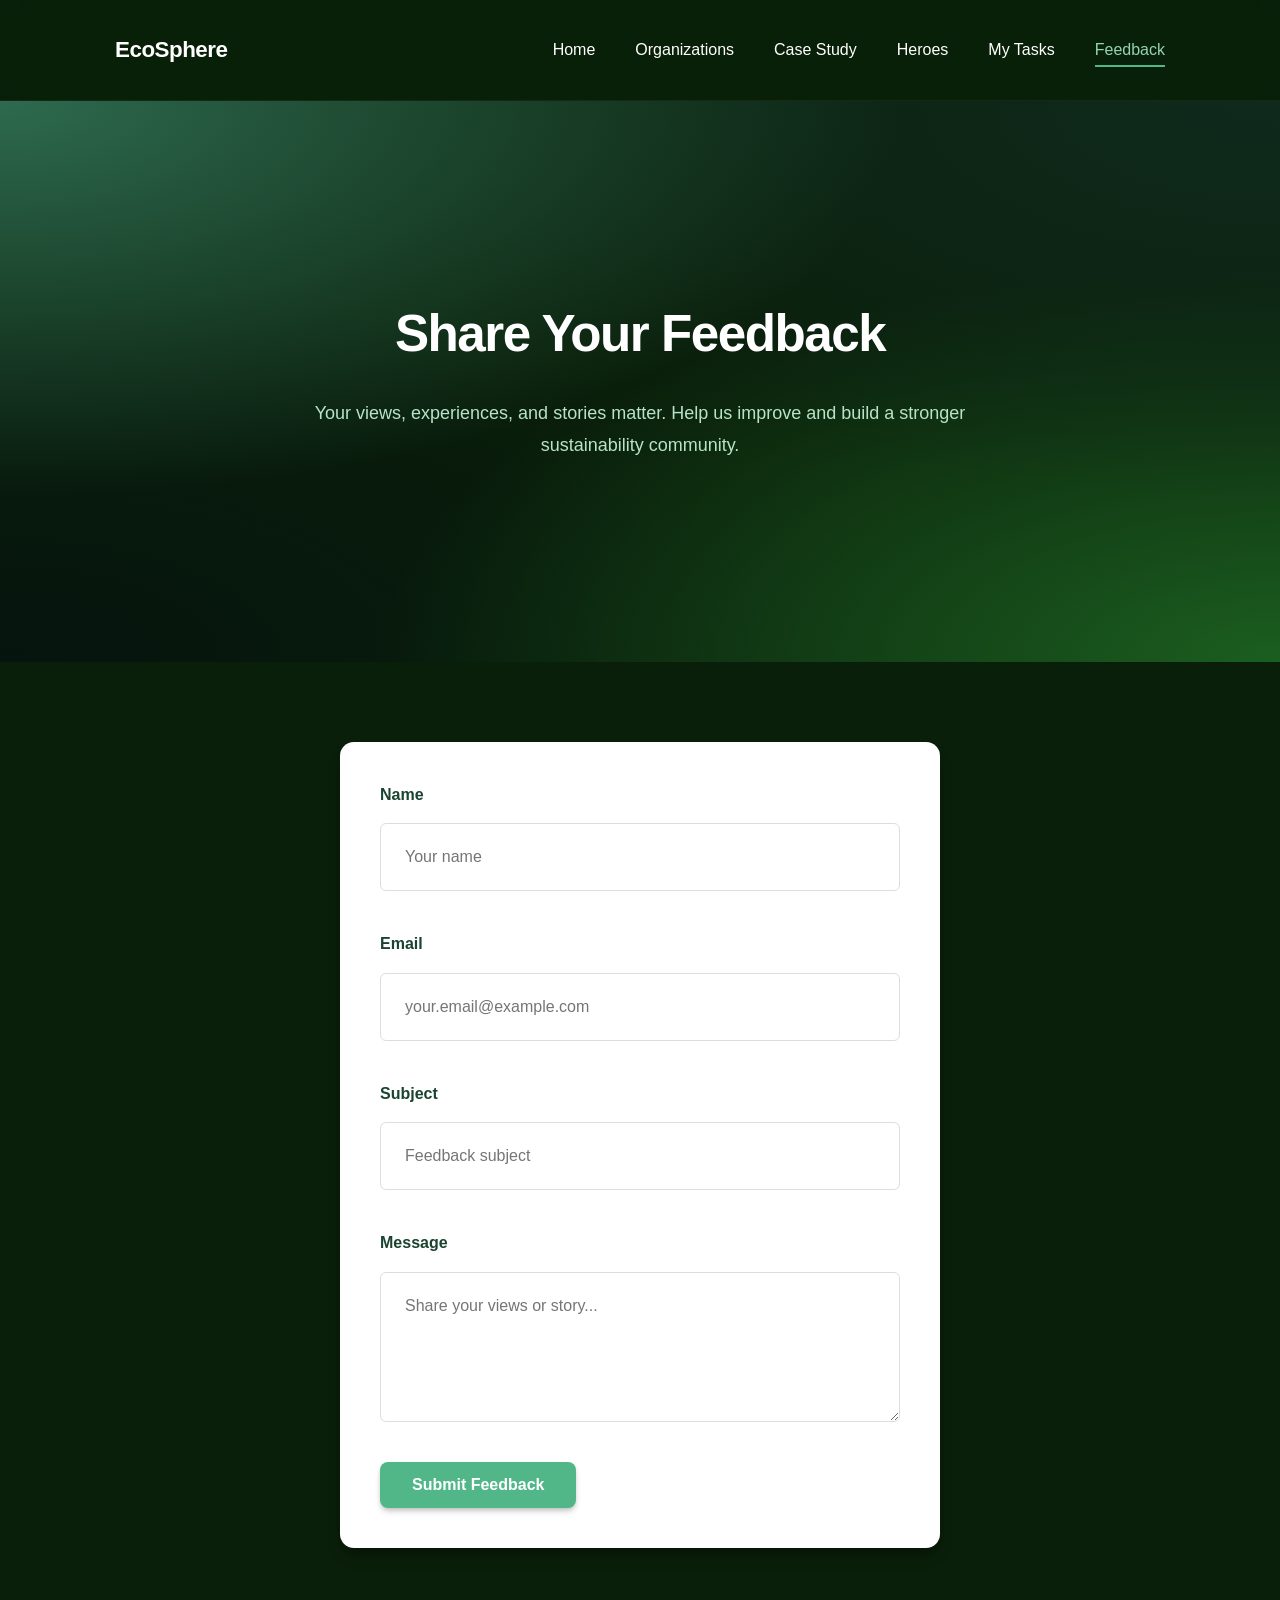
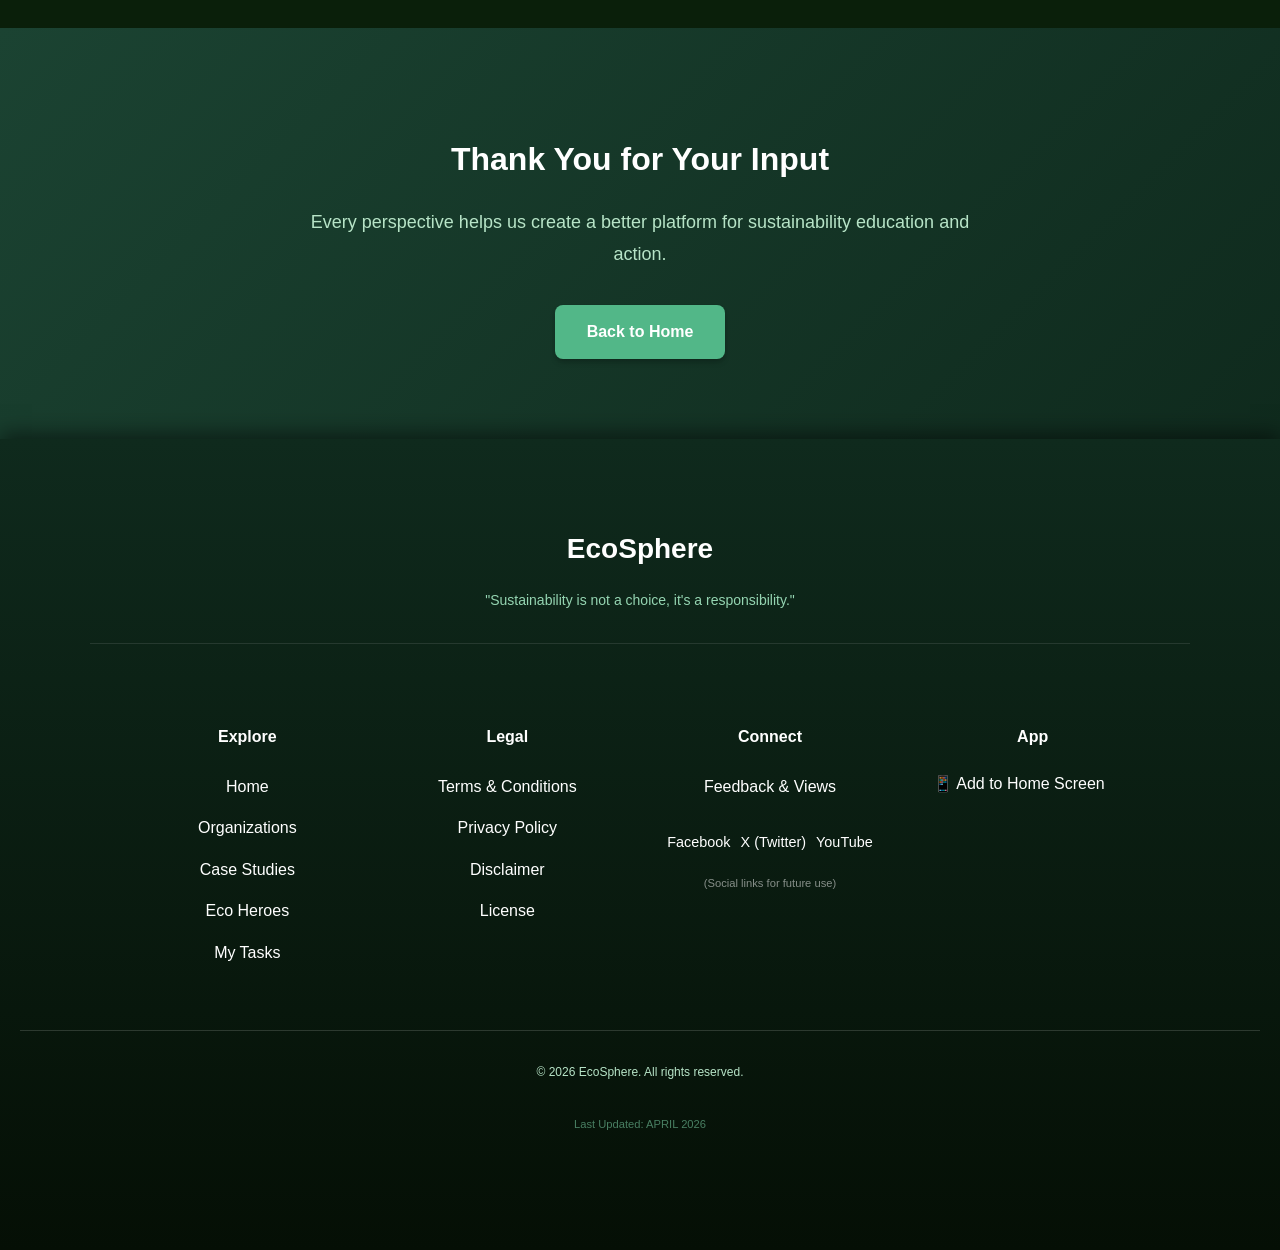
<file: feedback.html>
<!DOCTYPE html>
<html lang="en">
  <head>
    <!-- Basic page metadata -->
    <meta charset="UTF-8">
    <meta name="viewport" content="width=device-width, initial-scale=1.0">
    <meta name="theme-color" content="#52b788">
    <meta name="mobile-web-app-capable" content="yes">
    <meta name="apple-mobile-web-app-capable" content="yes">
    <meta name="apple-mobile-web-app-status-bar-style" content="black-translucent">
    <meta name="apple-mobile-web-app-title" content="EcoSphere">
    <meta name="description" content="Share your feedback and sustainability stories with EcoSphere. Help us build a stronger community dedicated to environmental protection.">
    <title>Feedback | Sustainability Hub</title>

    <!-- Styles and app manifest -->
    <link rel="manifest" href="manifest.json">
    <link rel="stylesheet" href="css/defs.css">
    <link rel="stylesheet" href="css/base.css">
    <link rel="stylesheet" href="css/components.css">
    <link rel="stylesheet" href="css/layout.css">
    <link rel="stylesheet" href="css/pages.css">
    <!-- Structured data -->
    <script type="application/ld+json">
      {
        "@context": "https://schema.org",
        "@type": "WebPage",
        "name": "Share Your Feedback",
        "description": "Share your feedback and sustainability stories with EcoSphere. Help us build a stronger community.",
        "url": "https://ecosphere-sustainability.com/feedback.html"
      }
    </script>

    <!-- Scripts -->
    <script src="js/navigation.js" defer></script>
    <script src="js/modals.js" defer></script>
    <script src="js/search-filter.js" defer></script>
    <script src="js/forms.js" defer></script>
    <script src="js/main.js" defer></script>
  </head>
  <body>
    <!-- Quick skip link -->
    <a class="skip-link" href="#main-content">Skip to content</a>

    <!-- Site header -->
    <header class="site-header">
      <nav class="navbar container">
        <a href="index.html" class="brand">EcoSphere</a>
        <button class="hamburger" id="hamburgerMenu" aria-label="Toggle navigation menu" aria-controls="primaryNavigation" aria-expanded="false">
          <span></span>
          <span></span>
          <span></span>
        </button>
        <div class="nav-links" id="primaryNavigation">
          <a href="index.html">Home</a>
          <a href="categories.html">Organizations</a>
          <a href="case-study.html">Case Study</a>
          <a href="heroes.html">Heroes</a>
          <a href="task.html">My Tasks</a>
          <a href="feedback.html">Feedback</a>
        </div>
      </nav>
    </header>

    <!-- Main content -->
    <main id="main-content">
      <!-- Hero section -->
      <section class="hero">
        <div class="hero-content">
          <h1>Share Your Feedback</h1>
          <p>Your views, experiences, and stories matter. Help us improve and build a stronger sustainability community.</p>
        </div>
      </section>

      <!-- Feedback form -->
      <section class="cards-section">
        <div class="feedback-panel">
          <form class="feedback-form">
            <div class="form-field">
              <label for="fullName">Name</label>
              <input id="fullName" name="name" class="input-field" type="text" placeholder="Your name" required>
            </div>

            <div class="form-field">
              <label for="userEmail">Email</label>
              <input id="userEmail" name="email" class="input-field" type="email" placeholder="your.email@example.com" required>
            </div>

            <div class="form-field">
              <label for="feedbackSubject">Subject</label>
              <input id="feedbackSubject" name="subject" class="input-field" type="text" placeholder="Feedback subject" required>
            </div>

            <div class="form-field">
              <label for="feedbackMessage">Message</label>
              <textarea id="feedbackMessage" name="message" class="input-field" placeholder="Share your views or story..." required></textarea>
            </div>

            <p class="form-status" data-feedback-status role="status" hidden></p>
            <button type="submit" class="btn-secondary">Submit Feedback</button>
          </form>
        </div>
      </section>

      <!-- Call to action -->
      <section class="cta">
        <h2>Thank You for Your Input</h2>
        <p>Every perspective helps us create a better platform for sustainability education and action.</p>
        <a href="index.html" class="btn-secondary">Back to Home</a>
      </section>
    </main>

    <!-- Site footer -->
    <footer class="footer">
      <div class="footer-container">

        <div class="footer-section">
          <h3 class="footer-brand">EcoSphere</h3>
          <p class="footer-slogan">"Sustainability is not a choice, it's a responsibility."</p>
        </div>

        <div class="footer-section">
          <h4>Explore</h4>
          <nav aria-label="Footer Navigation">
            <a href="index.html">Home</a>
            <a href="categories.html">Organizations</a>
            <a href="case-study.html">Case Studies</a>
            <a href="heroes.html">Eco Heroes</a>
            <a href="task.html">My Tasks</a>
          </nav>
        </div>

        <div class="footer-section">
          <h4>Legal</h4>
          <nav aria-label="Legal Navigation">
            <a href="terms.html">Terms & Conditions</a>
            <a href="privacy.html">Privacy Policy</a>
            <a href="disclaimer.html">Disclaimer</a>
            <a href="license.html">License</a>
          </nav>
        </div>

        <div class="footer-section">
          <h4>Connect</h4>
          <nav aria-label="Social Connections">
            <a href="feedback.html">Feedback & Views</a>
            <div class="social-links" style="margin-top: 10px; display: flex; gap: 10px; justify-content: center;">
              <a href="#" class="social-link-future" style="font-size: 0.9rem;">Facebook</a>
              <a href="#" class="social-link-future" style="font-size: 0.9rem;">X (Twitter)</a>
              <a href="#" class="social-link-future" style="font-size: 0.9rem;">YouTube</a>
            </div>
            <p style="font-size: 0.7rem; opacity: 0.5; margin-top: 5px;">(Social links for future use)</p>
          </nav>
        </div>

        <div class="footer-section">
          <h4>App</h4>
          <button id="installToHomeBtn" type="button" class="footer-link-btn">📱 Add to Home Screen</button>
        </div>
      </div>

      <div class="footer-bottom">
        &copy; 2026 EcoSphere. All rights reserved.
      </div>
      <p class="result-counter" style="margin-top: 10px; font-size: 0.7rem; opacity: 0.6; text-align: center;">Last Updated: APRIL 2026</p>
    </footer>
    <button id="backToTop" aria-label="Back to top" title="Back to top">↑</button>
  </body>
</html>
</file>
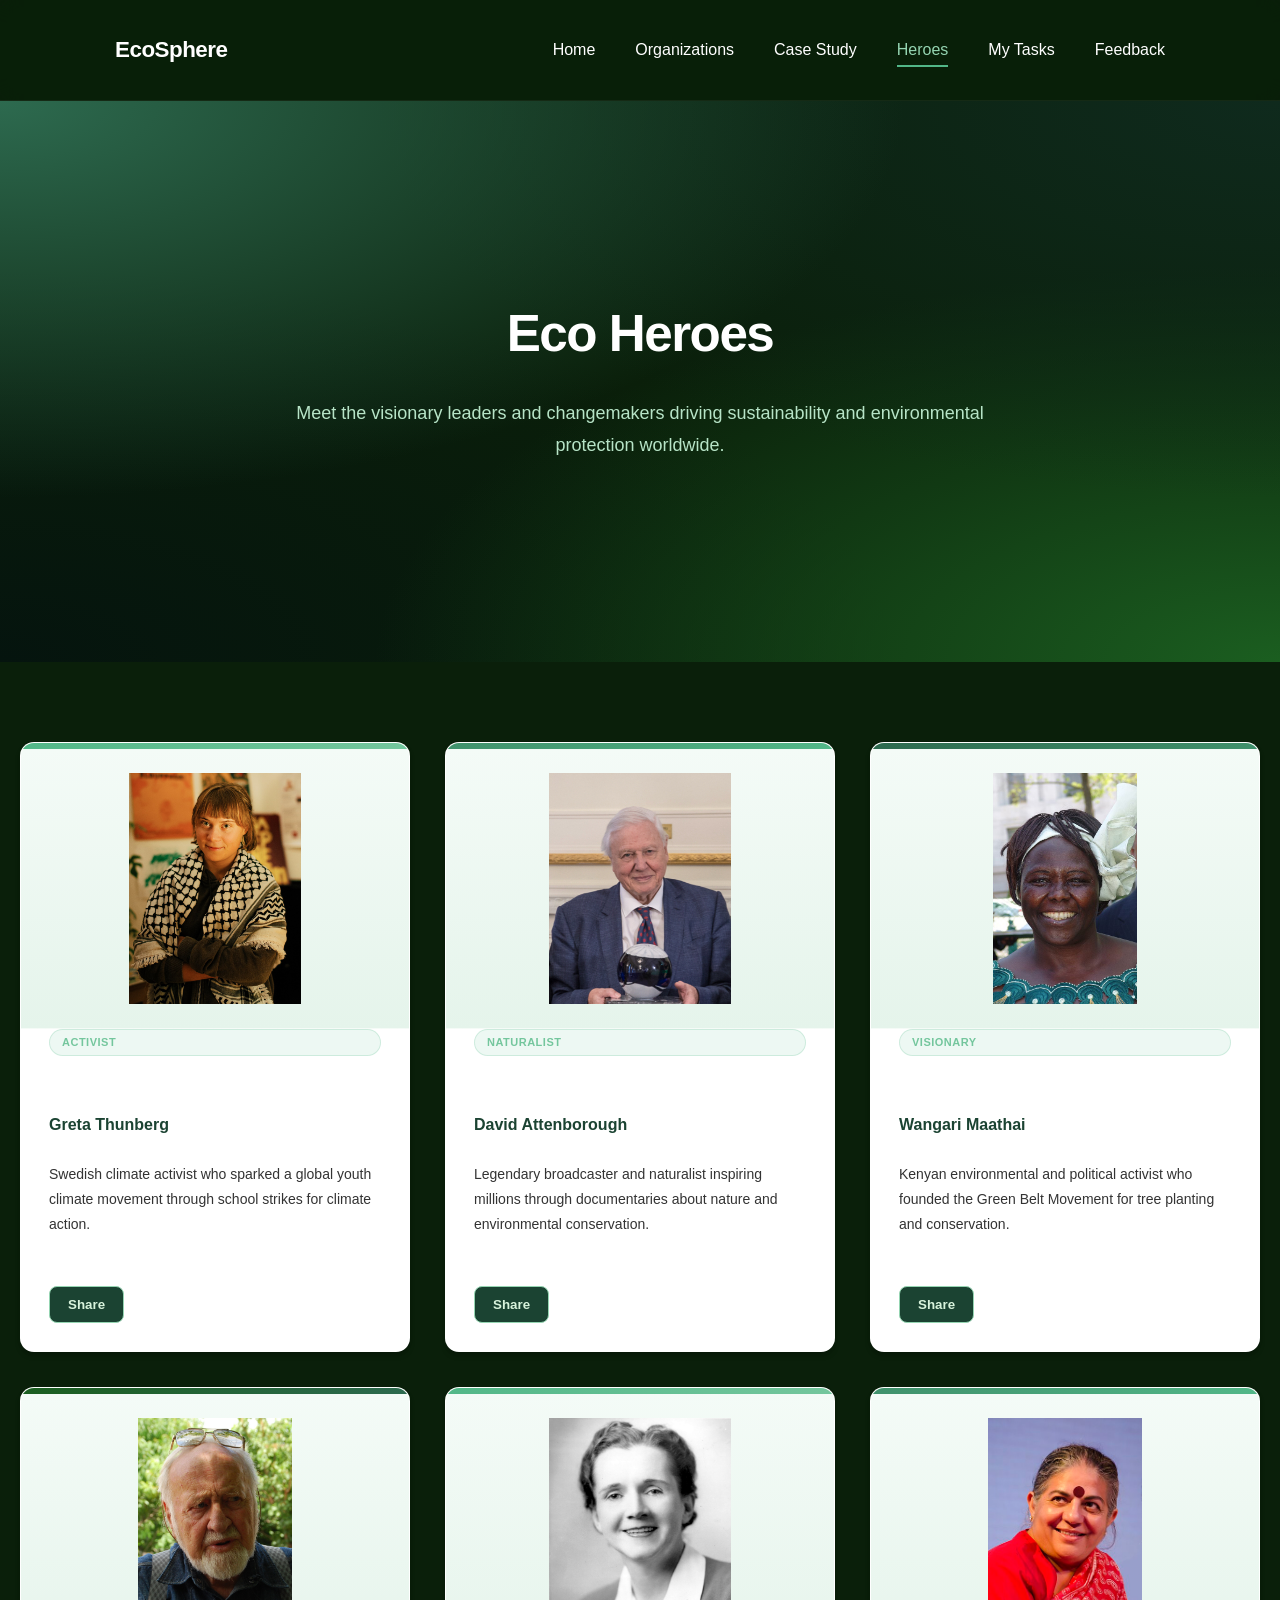
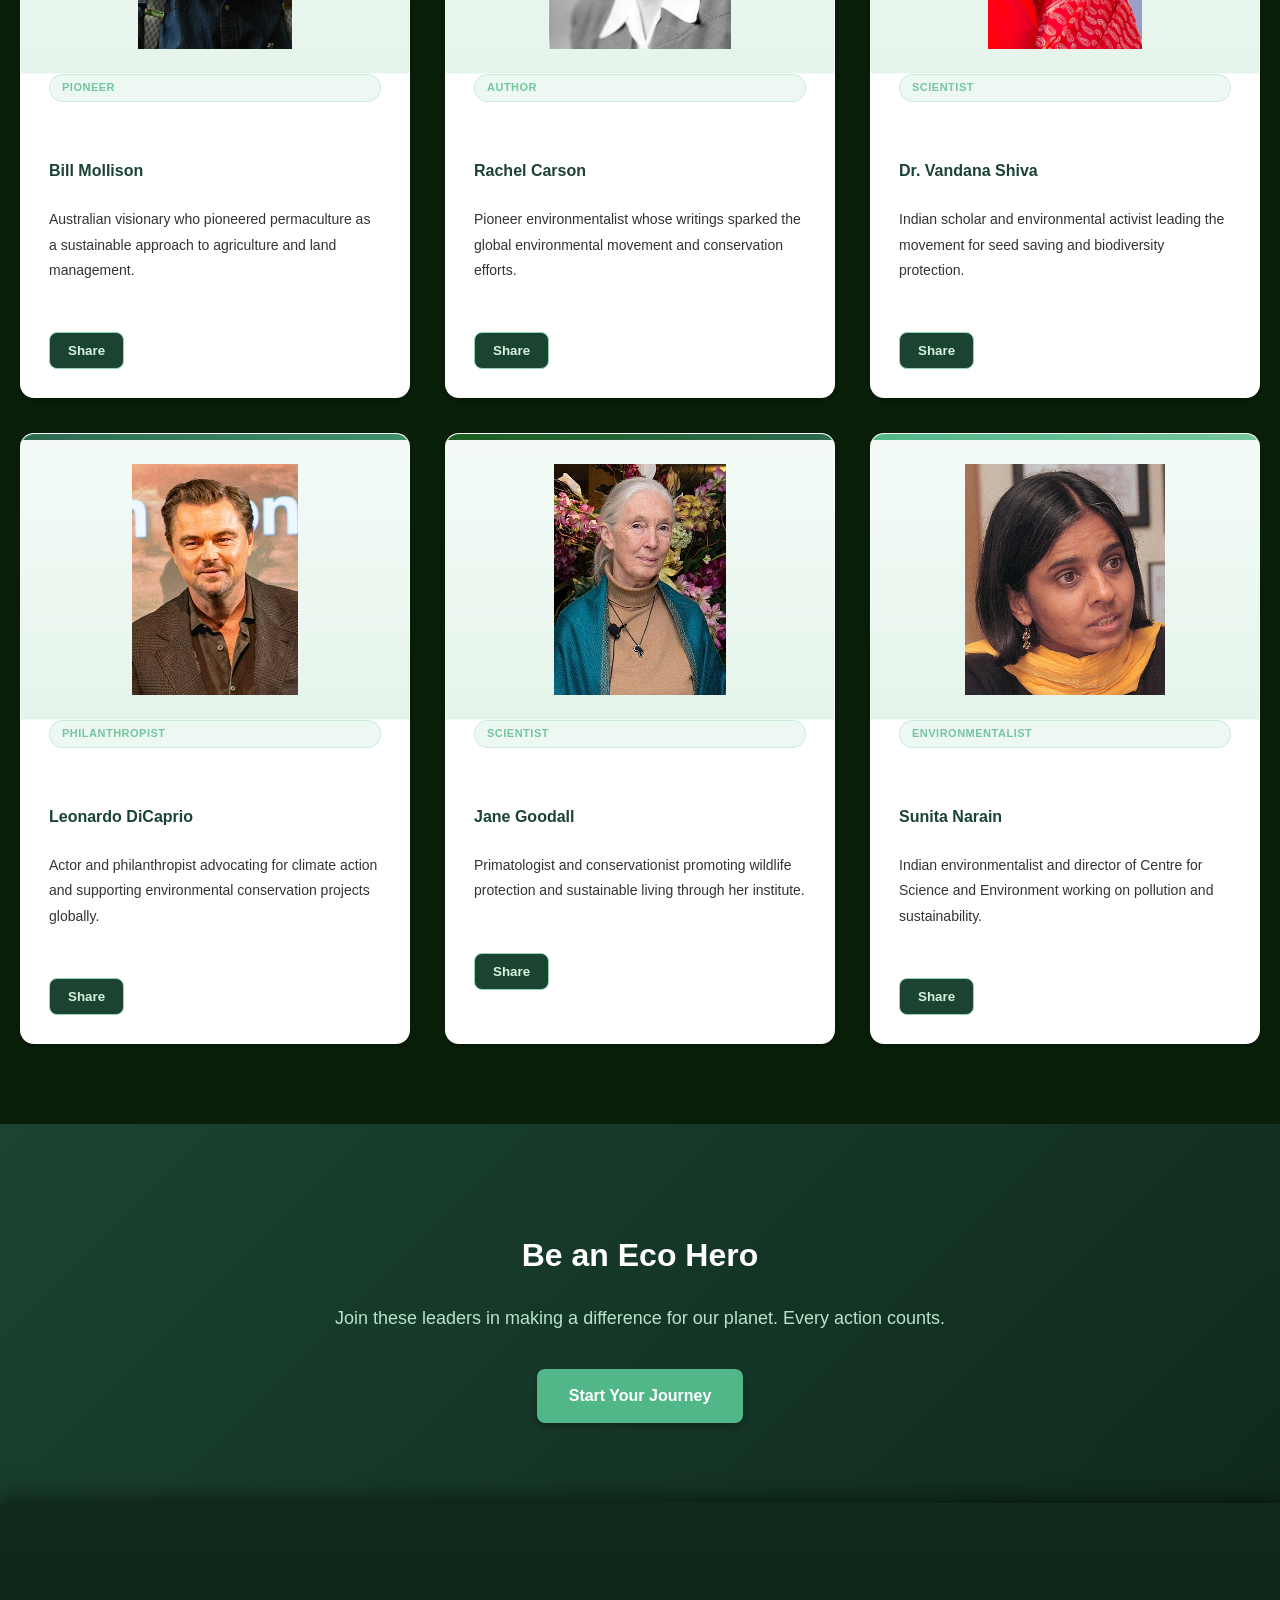
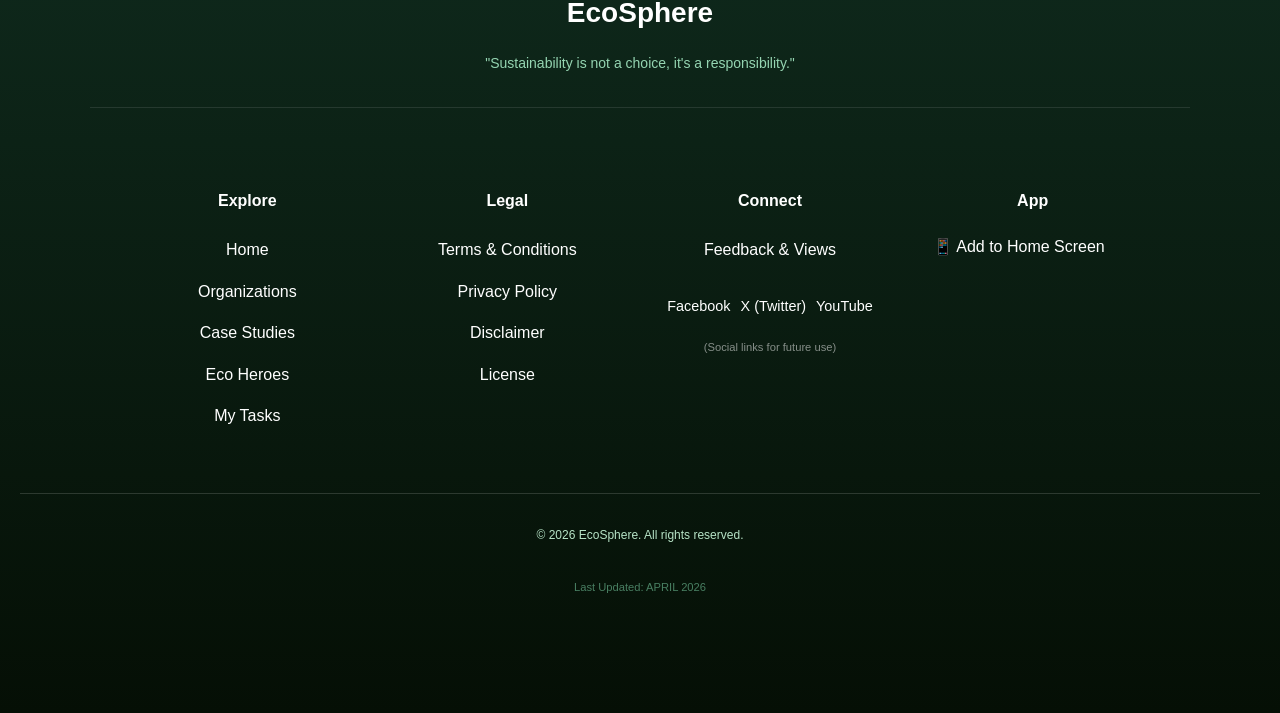
<file: heroes.html>
<!DOCTYPE html>
<html lang="en">
  <head>
    <!-- Basic page metadata -->
    <meta charset="UTF-8">
    <meta name="viewport" content="width=device-width, initial-scale=1.0">
    <meta name="theme-color" content="#52b788">
    <meta name="mobile-web-app-capable" content="yes">
    <meta name="apple-mobile-web-app-capable" content="yes">
    <meta name="apple-mobile-web-app-status-bar-style" content="black-translucent">
    <meta name="apple-mobile-web-app-title" content="EcoSphere">
    <meta name="description" content="Meet the eco heroes driving sustainability worldwide. Discover visionary leaders like Greta Thunberg, David Attenborough, and Jane Goodall making environmental impact.">
    <title>Eco Heroes | Sustainability Hub</title>

    <!-- Styles and app manifest -->
    <link rel="manifest" href="manifest.json">
    <link rel="stylesheet" href="css/defs.css">
    <link rel="stylesheet" href="css/base.css">
    <link rel="stylesheet" href="css/components.css">
    <link rel="stylesheet" href="css/layout.css">
    <link rel="stylesheet" href="css/pages.css">
    <!-- Structured data -->
    <script type="application/ld+json">
      {
        "@context": "https://schema.org",
        "@type": "CollectionPage",
        "name": "Eco Heroes",
        "description": "Meet the visionary leaders and changemakers driving sustainability and environmental protection worldwide.",
        "url": "https://ecosphere-sustainability.com/heroes.html"
      }
    </script>

    <!-- Scripts -->
    <script src="js/navigation.js" defer></script>
    <script src="js/modals.js" defer></script>
    <script src="js/search-filter.js" defer></script>
    <script src="js/forms.js" defer></script>
    <script src="js/main.js" defer></script>
  </head>
  <body>
    <!-- Quick skip link -->
    <a class="skip-link" href="#main-content">Skip to content</a>

    <!-- Site header -->
    <header class="site-header">
      <nav class="navbar container">
        <a href="index.html" class="brand">EcoSphere</a>
        <button class="hamburger" id="hamburgerMenu" aria-label="Toggle navigation menu" aria-controls="primaryNavigation" aria-expanded="false">
          <span></span>
          <span></span>
          <span></span>
        </button>
        <div class="nav-links" id="primaryNavigation">
          <a href="index.html">Home</a>
          <a href="categories.html">Organizations</a>
          <a href="case-study.html">Case Study</a>
          <a href="heroes.html">Heroes</a>
          <a href="task.html">My Tasks</a>
          <a href="feedback.html">Feedback</a>
        </div>
      </nav>
    </header>

    <!-- Main content -->
    <main id="main-content">
      <!-- Hero section -->
      <section class="hero">
        <div class="hero-content">
          <h1>Eco Heroes</h1>
          <p>Meet the visionary leaders and changemakers driving sustainability and environmental protection worldwide.</p>
        </div>
      </section>

      <!-- Hero cards -->
      <section class="cards-section">
        <div class="info-grid heroes-grid">
          <div class="card media-card hero-card">
            <img class="card-media" src="assets/images/heroes/greta-thunberg.jpg" alt="Greta Thunberg speaking outdoors" loading="lazy" decoding="async" width="400" height="280">
            <div class="media-card-body">
              <span class="badge">Activist</span>
              <h3>Greta Thunberg</h3>
              <p>Swedish climate activist who sparked a global youth climate movement through school strikes for climate action.</p>
              <button type="button" class="btn-share" data-share-title="Greta Thunberg" data-share-text="Learn about this Eco Hero on EcoSphere">Share</button>
            </div>
          </div>

          <div class="card media-card hero-card">
            <img class="card-media" src="assets/images/heroes/david-attenborough.jpg" alt="David Attenborough at an event" loading="lazy" decoding="async" width="400" height="280">
            <div class="media-card-body">
              <span class="badge">Naturalist</span>
              <h3>David Attenborough</h3>
              <p>Legendary broadcaster and naturalist inspiring millions through documentaries about nature and environmental conservation.</p>
              <button type="button" class="btn-share" data-share-title="David Attenborough" data-share-text="Learn about this Eco Hero on EcoSphere">Share</button>
            </div>
          </div>

          <div class="card media-card hero-card">
            <img class="card-media" src="assets/images/heroes/wangari-maathai.jpg" alt="Wangari Maathai portrait" loading="lazy" decoding="async" width="400" height="280">
            <div class="media-card-body">
              <span class="badge">Visionary</span>
              <h3>Wangari Maathai</h3>
              <p>Kenyan environmental and political activist who founded the Green Belt Movement for tree planting and conservation.</p>
              <button type="button" class="btn-share" data-share-title="Wangari Maathai" data-share-text="Learn about this Eco Hero on EcoSphere">Share</button>
            </div>
          </div>

          <div class="card media-card hero-card">
            <img class="card-media" src="assets/images/heroes/bill-mollison.jpg" alt="Bill Mollison portrait" loading="lazy" decoding="async" width="400" height="280">
            <div class="media-card-body">
              <span class="badge">Pioneer</span>
              <h3>Bill Mollison</h3>
              <p>Australian visionary who pioneered permaculture as a sustainable approach to agriculture and land management.</p>
              <button type="button" class="btn-share" data-share-title="Bill Mollison" data-share-text="Learn about this Eco Hero on EcoSphere">Share</button>
            </div>
          </div>

          <div class="card media-card hero-card">
            <img class="card-media" src="assets/images/heroes/rachel-carson.jpg" alt="Rachel Carson portrait" loading="lazy" decoding="async" width="400" height="280">
            <div class="media-card-body">
              <span class="badge">Author</span>
              <h3>Rachel Carson</h3>
              <p>Pioneer environmentalist whose writings sparked the global environmental movement and conservation efforts.</p>
              <button type="button" class="btn-share" data-share-title="Rachel Carson" data-share-text="Learn about this Eco Hero on EcoSphere">Share</button>
            </div>
          </div>

          <div class="card media-card hero-card">
            <img class="card-media" src="assets/images/heroes/vandana-shiva.jpg" alt="Vandana Shiva portrait" loading="lazy" decoding="async" width="400" height="280">
            <div class="media-card-body">
              <span class="badge">Scientist</span>
              <h3>Dr. Vandana Shiva</h3>
              <p>Indian scholar and environmental activist leading the movement for seed saving and biodiversity protection.</p>
              <button type="button" class="btn-share" data-share-title="Vandana Shiva" data-share-text="Learn about this Eco Hero on EcoSphere">Share</button>
            </div>
          </div>

          <div class="card media-card hero-card">
            <img class="card-media" src="assets/images/heroes/leonardo-dicaprio.jpg" alt="Leonardo DiCaprio portrait" loading="lazy" decoding="async" width="400" height="280">
            <div class="media-card-body">
              <span class="badge">Philanthropist</span>
              <h3>Leonardo DiCaprio</h3>
              <p>Actor and philanthropist advocating for climate action and supporting environmental conservation projects globally.</p>
              <button type="button" class="btn-share" data-share-title="Leonardo DiCaprio" data-share-text="Learn about this Eco Hero on EcoSphere">Share</button>
            </div>
          </div>

          <div class="card media-card hero-card">
            <img class="card-media" src="assets/images/heroes/jane-goodall.jpg" alt="Jane Goodall smiling at an event" loading="lazy" decoding="async" width="400" height="280">
            <div class="media-card-body">
              <span class="badge">Scientist</span>
              <h3>Jane Goodall</h3>
              <p>Primatologist and conservationist promoting wildlife protection and sustainable living through her institute.</p>
              <button type="button" class="btn-share" data-share-title="Jane Goodall" data-share-text="Learn about this Eco Hero on EcoSphere">Share</button>
            </div>
          </div>

          <div class="card media-card hero-card">
            <img class="card-media" src="assets/images/heroes/sunita-narain.jpg" alt="Sunita Narain portrait" loading="lazy" decoding="async" width="400" height="280">
            <div class="media-card-body">
              <span class="badge">Environmentalist</span>
              <h3>Sunita Narain</h3>
              <p>Indian environmentalist and director of Centre for Science and Environment working on pollution and sustainability.</p>
              <button type="button" class="btn-share" data-share-title="Sunita Narain" data-share-text="Learn about this Eco Hero on EcoSphere">Share</button>
            </div>
          </div>
        </div>
      </section>

      <!-- Call to action -->
      <section class="cta">
        <h2>Be an Eco Hero</h2>
        <p>Join these leaders in making a difference for our planet. Every action counts.</p>
        <a href="task.html" class="btn-secondary" aria-label="Start your sustainability journey">Start Your Journey</a>
      </section>
    </main>

    <!-- Site footer -->
    <footer class="footer">
      <div class="footer-container">

        <div class="footer-section">
          <h3 class="footer-brand">EcoSphere</h3>
          <p class="footer-slogan">"Sustainability is not a choice, it's a responsibility."</p>
        </div>

        <div class="footer-section">
          <h4>Explore</h4>
          <nav aria-label="Footer Navigation">
            <a href="index.html">Home</a>
            <a href="categories.html">Organizations</a>
            <a href="case-study.html">Case Studies</a>
            <a href="heroes.html">Eco Heroes</a>
            <a href="task.html">My Tasks</a>
          </nav>
        </div>

        <div class="footer-section">
          <h4>Legal</h4>
          <nav aria-label="Legal Navigation">
            <a href="terms.html">Terms & Conditions</a>
            <a href="privacy.html">Privacy Policy</a>
            <a href="disclaimer.html">Disclaimer</a>
            <a href="license.html">License</a>
          </nav>
        </div>

        <div class="footer-section">
          <h4>Connect</h4>
          <nav aria-label="Social Connections">
            <a href="feedback.html">Feedback & Views</a>
            <div class="social-links" style="margin-top: 10px; display: flex; gap: 10px; justify-content: center;">
              <a href="#" class="social-link-future" style="font-size: 0.9rem;">Facebook</a>
              <a href="#" class="social-link-future" style="font-size: 0.9rem;">X (Twitter)</a>
              <a href="#" class="social-link-future" style="font-size: 0.9rem;">YouTube</a>
            </div>
            <p style="font-size: 0.7rem; opacity: 0.5; margin-top: 5px;">(Social links for future use)</p>
          </nav>
        </div>

        <div class="footer-section">
          <h4>App</h4>
          <button id="installToHomeBtn" type="button" class="footer-link-btn">📱 Add to Home Screen</button>
        </div>
      </div>

      <div class="footer-bottom">
        &copy; 2026 EcoSphere. All rights reserved.
      </div>
      <p class="result-counter" style="margin-top: 10px; font-size: 0.7rem; opacity: 0.6; text-align: center;">Last Updated: APRIL 2026</p>
    </footer>
    <button id="backToTop" aria-label="Back to top" title="Back to top">↑</button>
  </body>
</html>
</file>
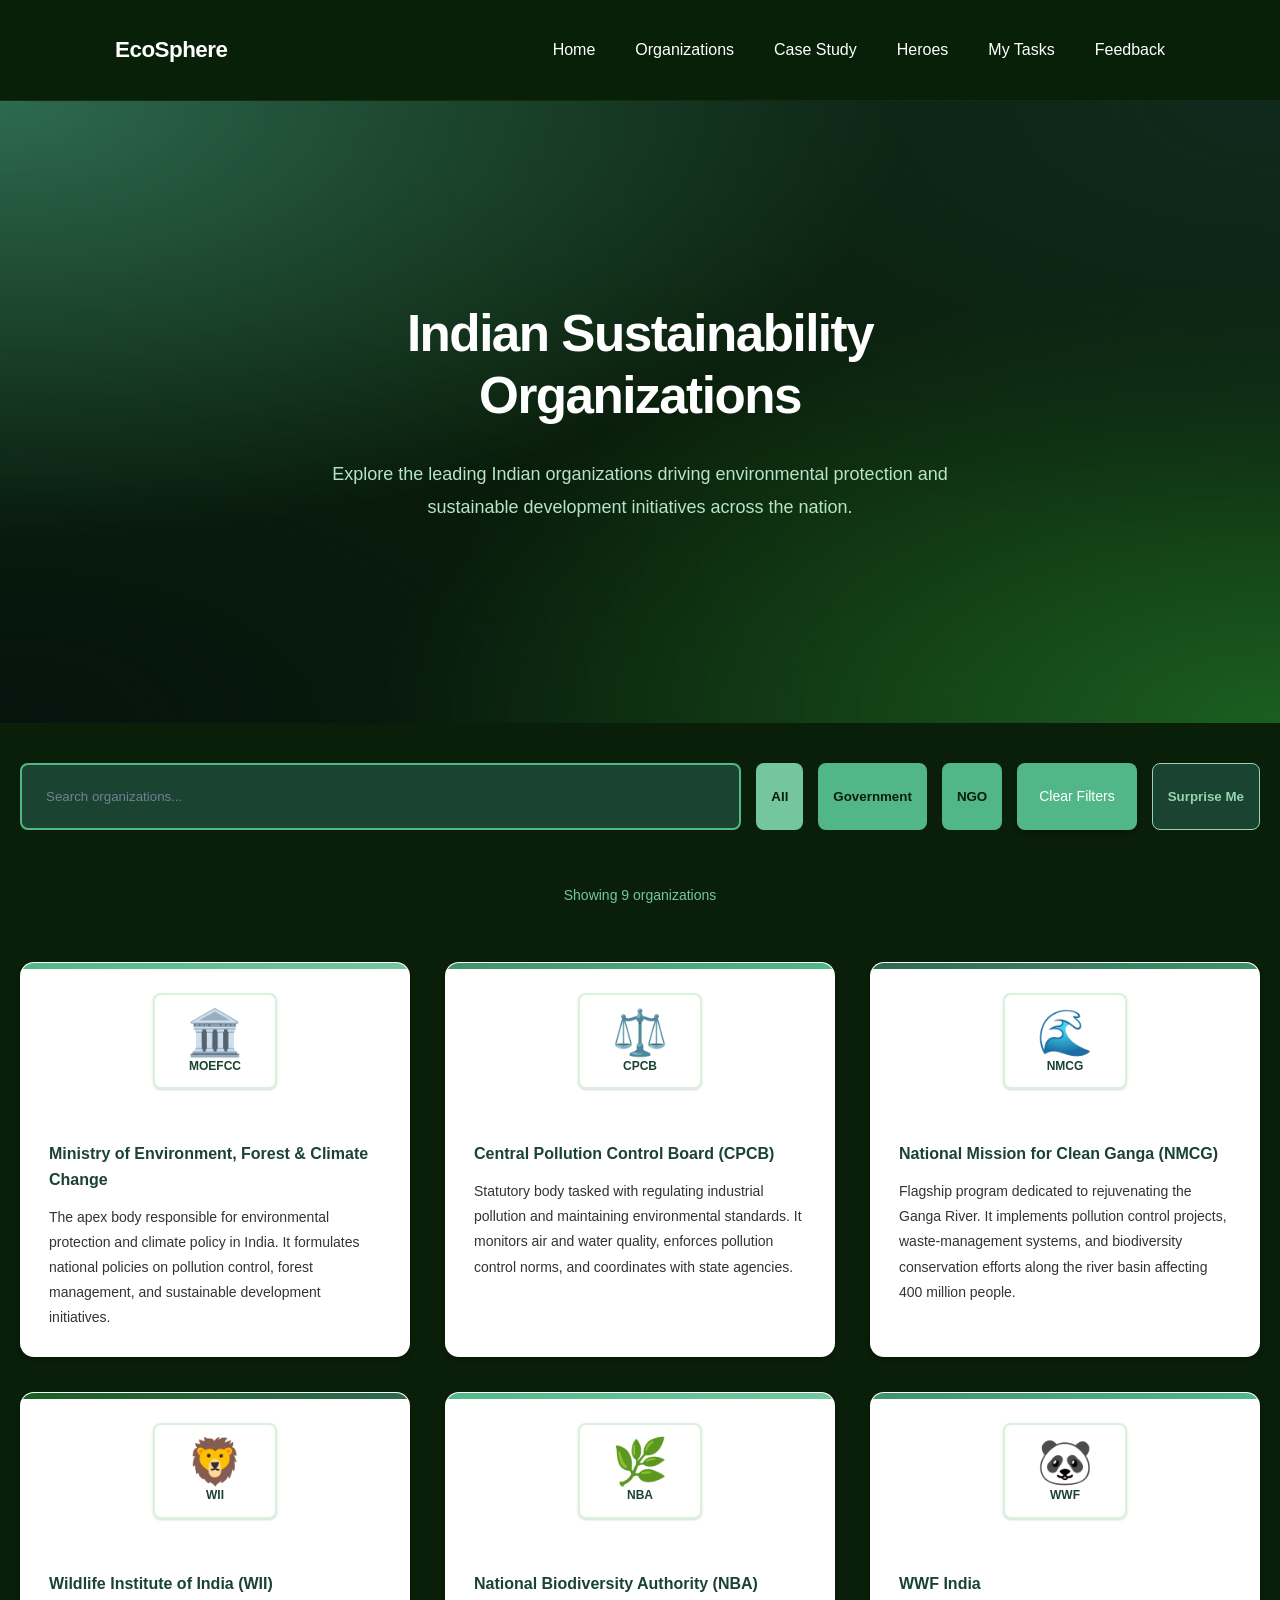
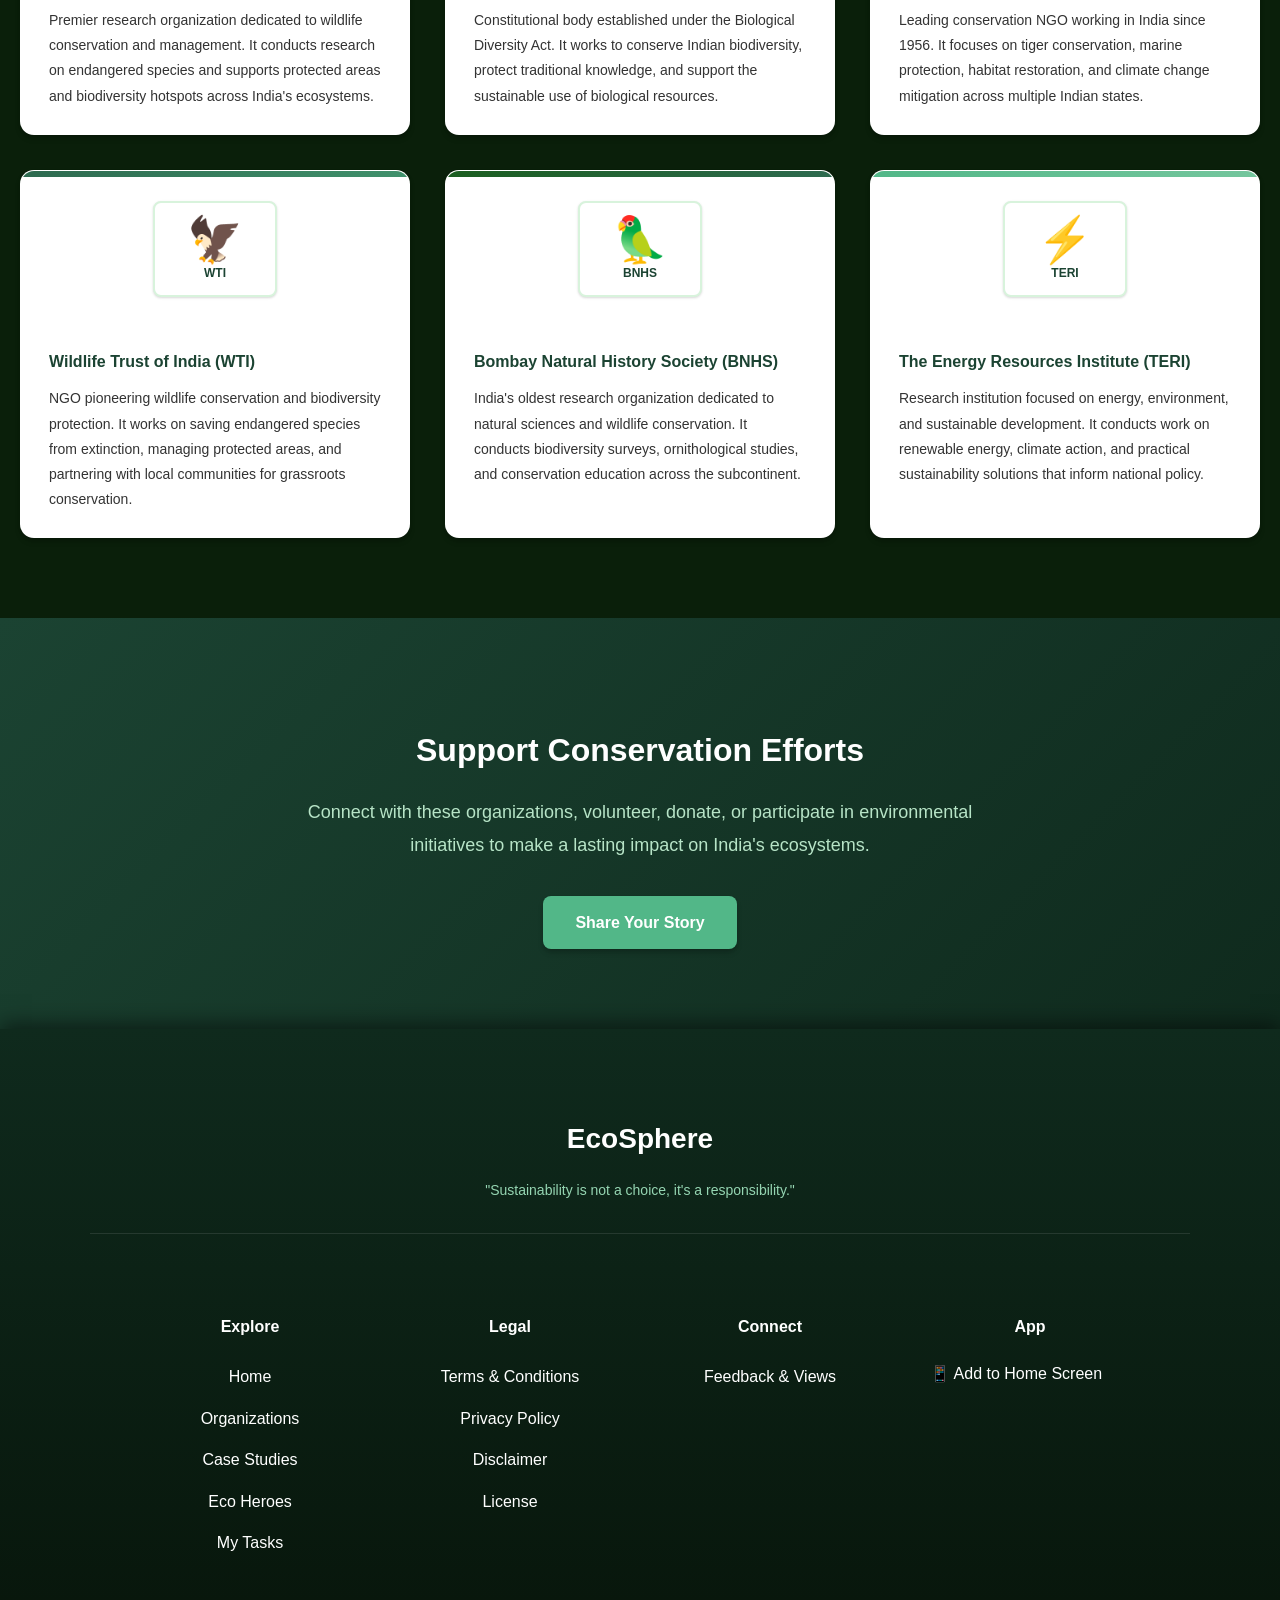
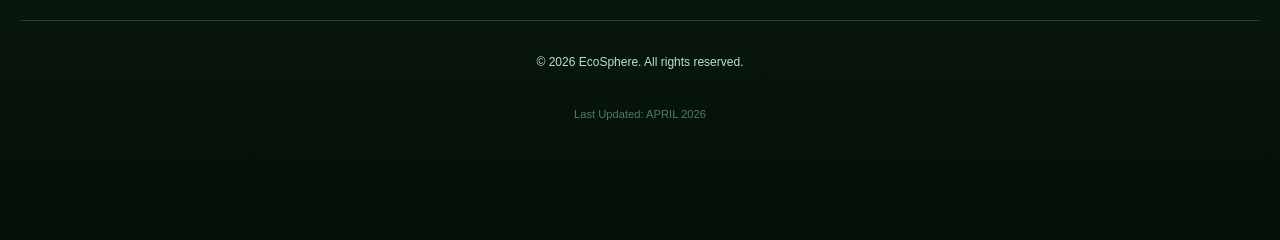
<file: india.html>
<!DOCTYPE html>
<html lang="en">
  <head>
    <!-- Basic page metadata -->
    <meta charset="UTF-8">
    <meta name="viewport" content="width=device-width, initial-scale=1.0">
    <meta name="theme-color" content="#52b788">
    <meta name="mobile-web-app-capable" content="yes">
    <meta name="apple-mobile-web-app-capable" content="yes">
    <meta name="apple-mobile-web-app-status-bar-style" content="black-translucent">
    <meta name="apple-mobile-web-app-title" content="EcoSphere">
    <meta name="description" content="Explore leading Indian sustainability organizations. Discover government bodies, NGOs, and initiatives working towards environmental protection and conservation.">
    <title>Indian Organizations | EcoSphere</title>

    <!-- Styles and app manifest -->
    <link rel="manifest" href="manifest.json">
    <link rel="stylesheet" href="css/defs.css">
    <link rel="stylesheet" href="css/base.css">
    <link rel="stylesheet" href="css/components.css">
    <link rel="stylesheet" href="css/layout.css">
    <link rel="stylesheet" href="css/pages.css">
    <!-- Structured data -->
    <script type="application/ld+json">
      {
        "@context": "https://schema.org",
        "@type": "CollectionPage",
        "name": "Indian Sustainability Organizations",
        "description": "Explore leading Indian organizations driving environmental protection and sustainable development initiatives.",
        "url": "https://ecosphere-sustainability.com/india.html",
        "areaServed": "IN"
      }
    </script>

    <!-- Scripts -->
    <script src="js/navigation.js" defer></script>
    <script src="js/modals.js" defer></script>
    <script src="js/search-filter.js" defer></script>
    <script src="js/forms.js" defer></script>
    <script src="js/main.js" defer></script>
  </head>
  <body>
    <!-- Quick skip link -->
    <a class="skip-link" href="#main-content">Skip to content</a>

    <!-- Site header -->
    <header class="site-header">
      <nav class="navbar container">
        <a href="index.html" class="brand">EcoSphere</a>
        <button class="hamburger" id="hamburgerMenu" aria-label="Toggle navigation menu" aria-controls="primaryNavigation" aria-expanded="false">
          <span></span>
          <span></span>
          <span></span>
        </button>
        <div class="nav-links" id="primaryNavigation">
          <a href="index.html">Home</a>
          <a href="categories.html">Organizations</a>
          <a href="case-study.html">Case Study</a>
          <a href="heroes.html">Heroes</a>
          <a href="task.html">My Tasks</a>
          <a href="feedback.html">Feedback</a>
        </div>
      </nav>
    </header>

    <!-- Main content -->
    <main id="main-content">
      <!-- Hero section -->
      <section class="hero">
        <div class="hero-content">
          <h1>Indian Sustainability Organizations</h1>
          <p>Explore the leading Indian organizations driving environmental protection and sustainable development initiatives across the nation.</p>
        </div>
      </section>

      <!-- Filters and organization cards -->
      <section class="cards-section org-list-section">
        <div class="org-controls">
          <div class="search-box">
            <label class="sr-only" for="searchInput">Search organizations in India</label>
            <input type="text" id="searchInput" placeholder="Search organizations..." autocomplete="off">
          </div>
          <button class="filter-btn active" type="button" data-filter="all">All</button>
          <button class="filter-btn" type="button" data-filter="government">Government</button>
          <button class="filter-btn" type="button" data-filter="ngo">NGO</button>
        </div>

        <div class="info-grid">
          <div class="org-card card"
          data-category="government"
          data-logo="MOEFCC"
          data-verified-by="Govt of India Gazette"
          data-focus="Policy, Climate Change, Biodiversity"
          data-impact="Oversees environmental policies for 1.4 billion people; Leading India's climate commitments under the Paris Agreement"
          data-website="https://moef.gov.in">
          <div class="card-logo">MOEFCC</div>
          <h3>Ministry of Environment, Forest & Climate Change</h3>
          <p>The apex body responsible for environmental protection and climate policy in India. It formulates national policies on pollution control, forest management, and sustainable development initiatives.</p>
        </div>

        <div class="org-card card" data-category="government" data-logo="CPCB" data-focus="Pollution Control, Water Quality, Air Quality" data-impact="Monitors air and water quality across 66 stations nationwide; Enforces environmental standards across industries" data-website="https://cpcb.nic.in">
          <div class="card-logo">CPCB</div>
          <h3>Central Pollution Control Board (CPCB)</h3>
          <p>Statutory body tasked with regulating industrial pollution and maintaining environmental standards. It monitors air and water quality, enforces pollution control norms, and coordinates with state agencies.</p>
        </div>

        <div class="org-card card" data-category="government" data-logo="NMCG" data-focus="River Conservation, Water Purification, Biodiversity" data-impact="INR 20,000 crore flagship project; $4.5 billion investment in Ganga restoration; Over 500 pollution control projects" data-website="https://nmcg.nic.in">
          <div class="card-logo">NMCG</div>
          <h3>National Mission for Clean Ganga (NMCG)</h3>
          <p>Flagship program dedicated to rejuvenating the Ganga River. It implements pollution control projects, waste-management systems, and biodiversity conservation efforts along the river basin affecting 400 million people.</p>
        </div>

        <div class="org-card card" data-category="government" data-logo="WII" data-focus="Wildlife Conservation, Research, Protected Areas" data-impact="Manages 28 tiger reserves; Protects 600+ species; Advances conservation science through research" data-website="https://wii.gov.in">
          <div class="card-logo">WII</div>
          <h3>Wildlife Institute of India (WII)</h3>
          <p>Premier research organization dedicated to wildlife conservation and management. It conducts research on endangered species and supports protected areas and biodiversity hotspots across India's ecosystems.</p>
        </div>

        <div class="org-card card" data-category="government" data-logo="NBA" data-focus="Biodiversity Protection, Genetic Resources, Traditional Knowledge" data-impact="Manages access to 7,500+ medicinal plant species; Protects indigenous knowledge systems; Oversees biotic resources" data-website="https://nbaindia.org">
          <div class="card-logo">NBA</div>
          <h3>National Biodiversity Authority (NBA)</h3>
          <p>Constitutional body established under the Biological Diversity Act. It works to conserve Indian biodiversity, protect traditional knowledge, and support the sustainable use of biological resources.</p>
        </div>

        <div class="org-card card" data-category="ngo" data-logo="WWF" data-focus="Wildlife Protection, Climate Action, Forest Conservation" data-impact="Active in 15 states; Protects over 1 million hectares; Engages 10,000+ communities" data-website="https://www.wwfindia.org">
          <div class="card-logo">WWF</div>
          <h3>WWF India</h3>
          <p>Leading conservation NGO working in India since 1956. It focuses on tiger conservation, marine protection, habitat restoration, and climate change mitigation across multiple Indian states.</p>
        </div>

        <div class="org-card card" data-category="ngo" data-logo="WTI" data-focus="Endangered Species, Protected Areas, Community Conservation" data-impact="Saved Indian wild ass from extinction; Manages 40+ conservation projects; Protects 25+ species" data-website="https://www.wti.org.in">
          <div class="card-logo">WTI</div>
          <h3>Wildlife Trust of India (WTI)</h3>
          <p>NGO pioneering wildlife conservation and biodiversity protection. It works on saving endangered species from extinction, managing protected areas, and partnering with local communities for grassroots conservation.</p>
        </div>

        <div class="org-card card" data-category="ngo" data-logo="BNHS" data-focus="Biodiversity Research, Species Documentation, Conservation Education" data-impact="154+ years of operation; Documented 3,000+ bird species; Operates 250+ research projects" data-website="https://www.bnhs.org">
          <div class="card-logo">BNHS</div>
          <h3>Bombay Natural History Society (BNHS)</h3>
          <p>India's oldest research organization dedicated to natural sciences and wildlife conservation. It conducts biodiversity surveys, ornithological studies, and conservation education across the subcontinent.</p>
        </div>

        <div class="org-card card" data-category="ngo" data-logo="TERI" data-focus="Renewable Energy, Climate Change, Sustainable Development" data-impact="50+ years of research; 200+ ongoing projects; Advises government on energy policy" data-website="https://www.teriin.org">
          <div class="card-logo">TERI</div>
          <h3>The Energy Resources Institute (TERI)</h3>
          <p>Research institution focused on energy, environment, and sustainable development. It conducts work on renewable energy, climate action, and practical sustainability solutions that inform national policy.</p>
        </div>
      </div>
    </section>

    <!-- Call to action -->
    <section class="cta">
      <h2>Support Conservation Efforts</h2>
      <p>Connect with these organizations, volunteer, donate, or participate in environmental initiatives to make a lasting impact on India's ecosystems.</p>
      <a href="feedback.html" class="btn-secondary">Share Your Story</a>
    </section>
  </main>

  <!-- Organization modal -->
  <div id="orgModal" class="modal">
    <div class="modal-content">
    </div>
  </div>

  <!-- Site footer -->
  <footer class="footer">
    <div class="footer-container">

      <div class="footer-section">
        <h3 class="footer-brand">EcoSphere</h3>
        <p class="footer-slogan">"Sustainability is not a choice, it's a responsibility."</p>
      </div>

      <div class="footer-section">
        <h4>Explore</h4>
        <a href="index.html">Home</a>
        <a href="categories.html">Organizations</a>
        <a href="case-study.html">Case Studies</a>
        <a href="heroes.html">Eco Heroes</a>
        <a href="task.html">My Tasks</a>
      </div>

      <div class="footer-section">
        <h4>Legal</h4>
        <a href="terms.html">Terms & Conditions</a>
        <a href="privacy.html">Privacy Policy</a>
        <a href="disclaimer.html">Disclaimer</a>
        <a href="license.html">License</a>
      </div>

      <div class="footer-section">
        <h4>Connect</h4>
        <a href="feedback.html">Feedback & Views</a>
      </div>

      <div class="footer-section">
        <h4>App</h4>
        <button id="installToHomeBtn" type="button" class="footer-link-btn">📱 Add to Home Screen</button>
      </div>
    </div>

    <div class="footer-bottom">
      &copy; 2026 EcoSphere. All rights reserved.
    </div>
    <p class="result-counter" style="margin-top: 10px; font-size: 0.7rem; opacity: 0.6; text-align: center;">Last Updated: APRIL 2026</p>
  </footer>
  <button id="backToTop" aria-label="Back to top" title="Back to top">↑</button>
</body>
</html>
</file>
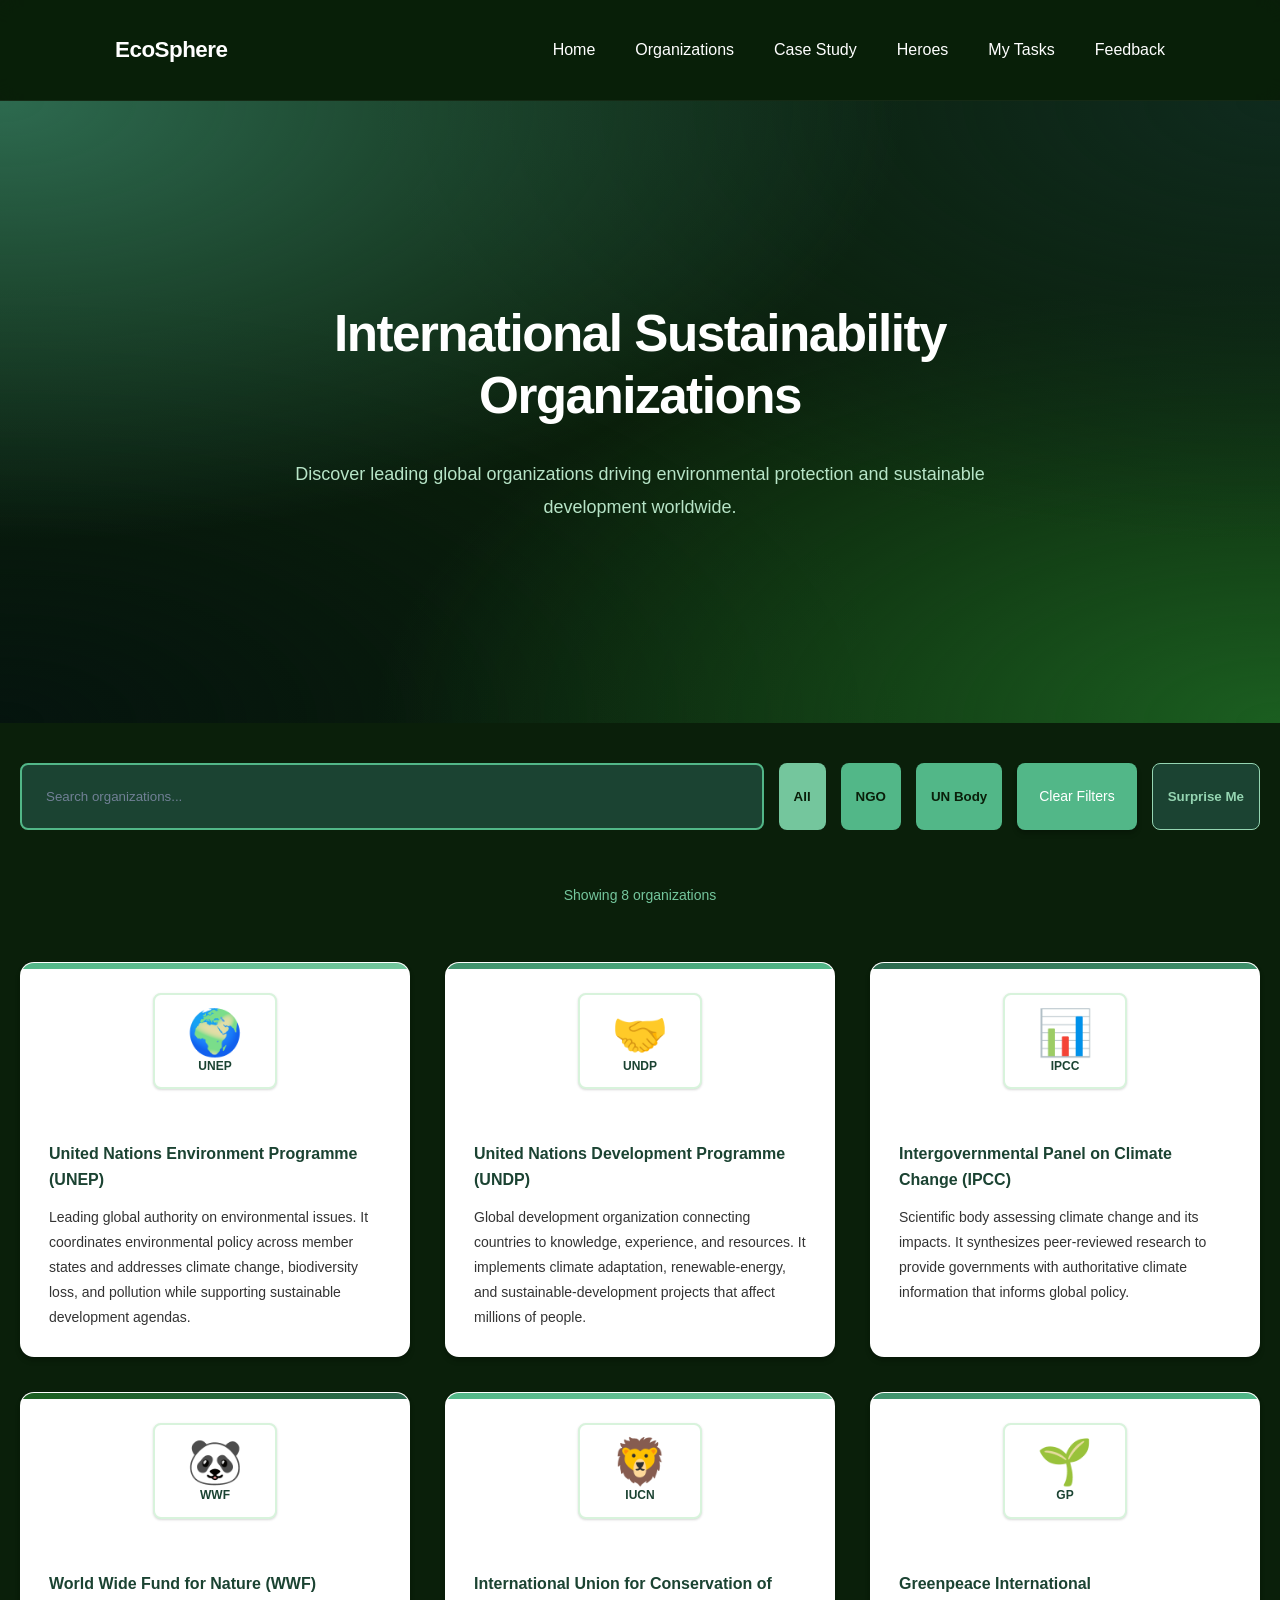
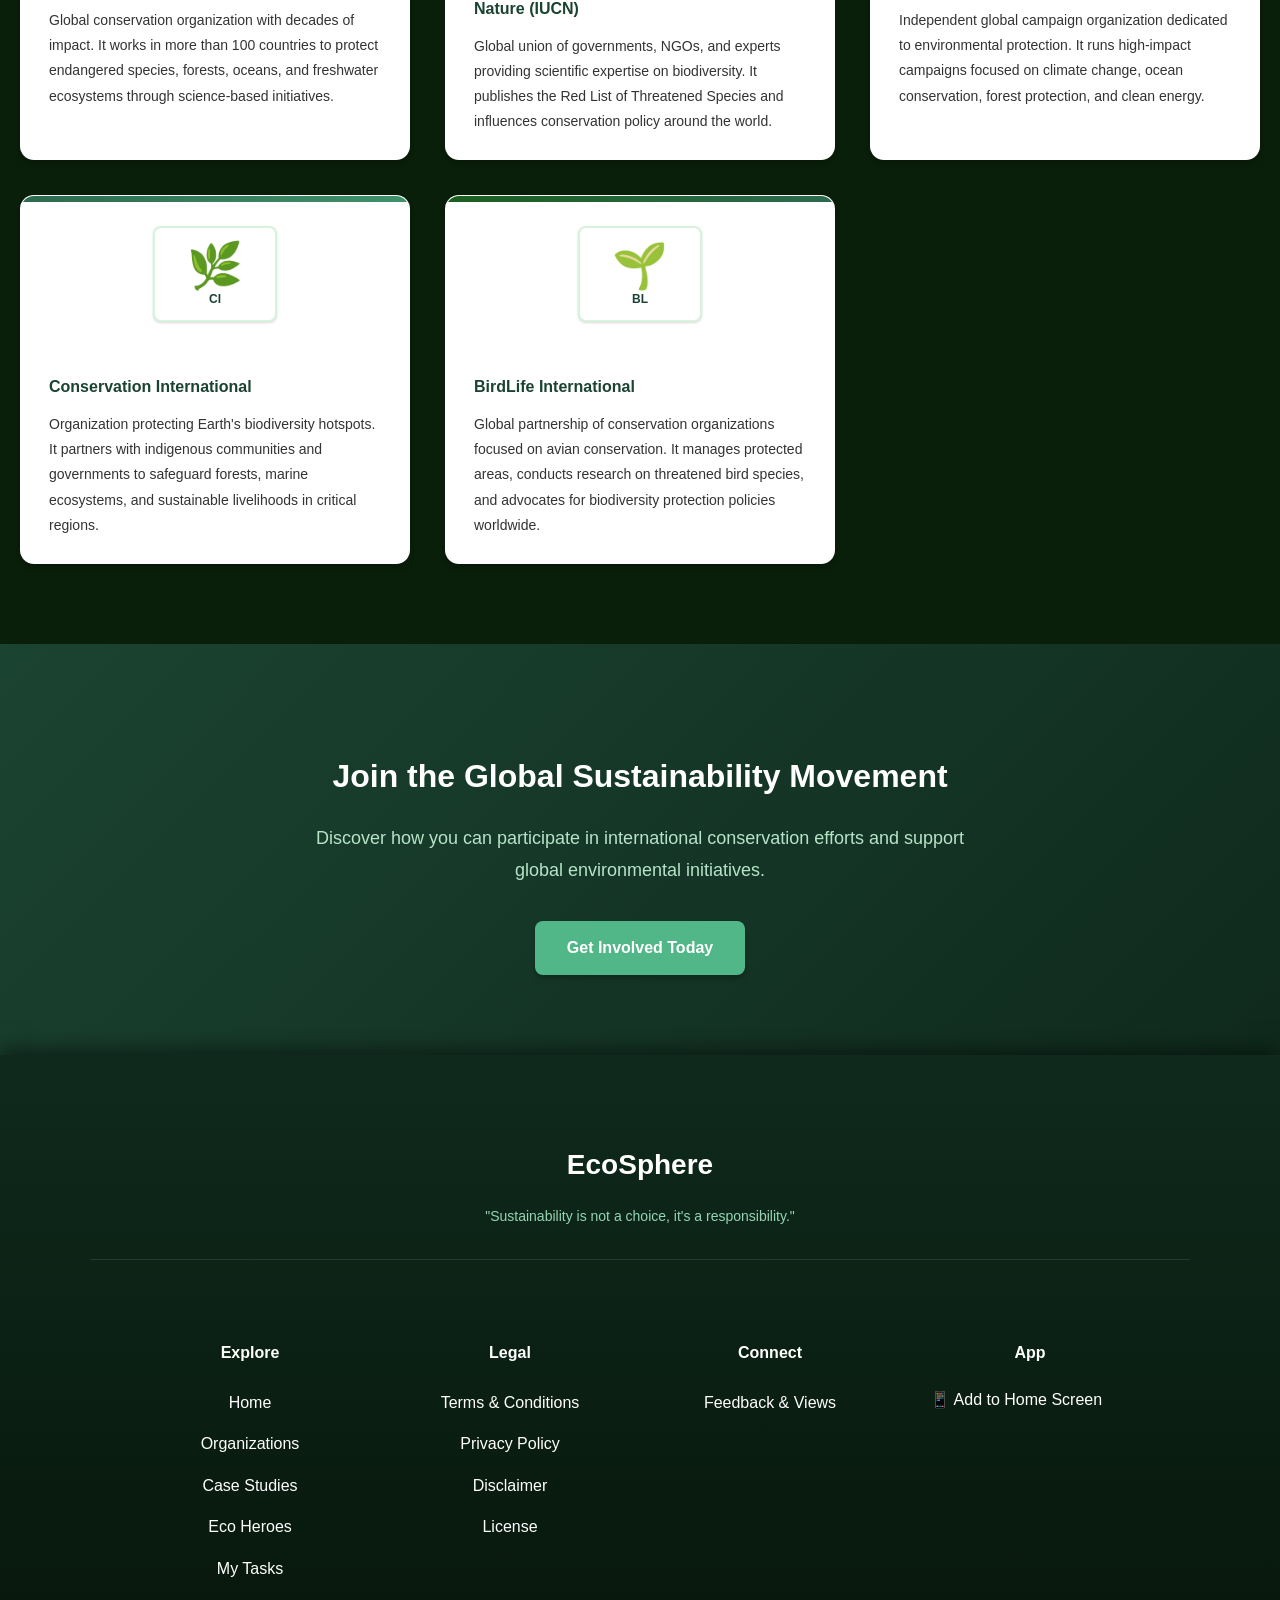
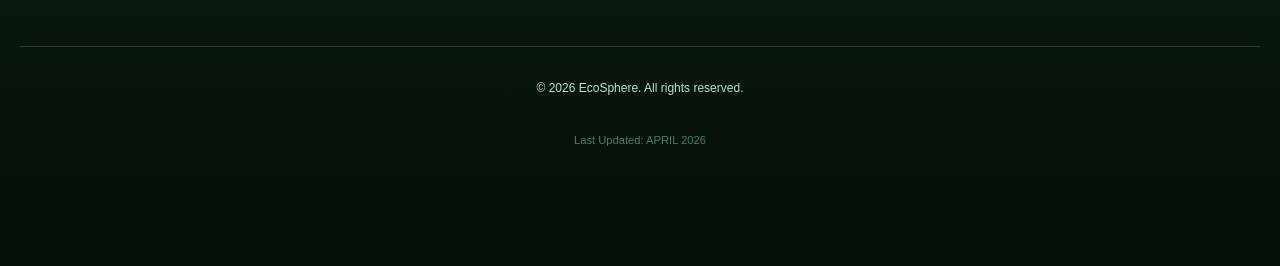
<file: international.html>
<!DOCTYPE html>
<html lang="en">
  <head>
    <!-- Basic page metadata -->
    <meta charset="UTF-8">
    <meta name="viewport" content="width=device-width, initial-scale=1.0">
    <meta name="theme-color" content="#52b788">
    <meta name="mobile-web-app-capable" content="yes">
    <meta name="apple-mobile-web-app-capable" content="yes">
    <meta name="apple-mobile-web-app-status-bar-style" content="black-translucent">
    <meta name="apple-mobile-web-app-title" content="EcoSphere">
    <meta name="description" content="Discover global sustainability organizations and international environmental initiatives. Explore UN bodies, NGOs, and worldwide conservation efforts.">
    <title>International Organizations | EcoSphere</title>

    <!-- Styles and app manifest -->
    <link rel="manifest" href="manifest.json">
    <link rel="stylesheet" href="css/defs.css">
    <link rel="stylesheet" href="css/base.css">
    <link rel="stylesheet" href="css/components.css">
    <link rel="stylesheet" href="css/layout.css">
    <link rel="stylesheet" href="css/pages.css">
    <!-- Structured data -->
    <script type="application/ld+json">
      {
        "@context": "https://schema.org",
        "@type": "CollectionPage",
        "name": "International Sustainability Organizations",
        "description": "Discover global organizations with international reach, making worldwide impact on sustainability and environmental protection.",
        "url": "https://ecosphere-sustainability.com/international.html",
        "areaServed": "Worldwide"
      }
    </script>

    <!-- Scripts -->
    <script src="js/navigation.js" defer></script>
    <script src="js/modals.js" defer></script>
    <script src="js/search-filter.js" defer></script>
    <script src="js/forms.js" defer></script>
    <script src="js/main.js" defer></script>
  </head>
  <body>
    <!-- Quick skip link -->
    <a class="skip-link" href="#main-content">Skip to content</a>

    <!-- Site header -->
    <header class="site-header">
      <nav class="navbar container">
        <a href="index.html" class="brand">EcoSphere</a>
        <button class="hamburger" id="hamburgerMenu" aria-label="Toggle navigation menu" aria-controls="primaryNavigation" aria-expanded="false">
          <span></span>
          <span></span>
          <span></span>
        </button>
        <div class="nav-links" id="primaryNavigation">
          <a href="index.html">Home</a>
          <a href="categories.html">Organizations</a>
          <a href="case-study.html">Case Study</a>
          <a href="heroes.html">Heroes</a>
          <a href="task.html">My Tasks</a>
          <a href="feedback.html">Feedback</a>
        </div>
      </nav>
    </header>

    <!-- Main content -->
    <main id="main-content">
      <!-- Hero section -->
      <section class="hero">
        <div class="hero-content">
          <h1>International Sustainability Organizations</h1>
          <p>Discover leading global organizations driving environmental protection and sustainable development worldwide.</p>
        </div>
      </section>

      <!-- Filters and organization cards -->
      <section class="cards-section org-list-section">
        <div class="org-controls">
          <div class="search-box">
            <label class="sr-only" for="searchInput">Search international organizations</label>
            <input type="text" id="searchInput" placeholder="Search organizations..." autocomplete="off">
          </div>
          <button class="filter-btn active" type="button" data-filter="all">All</button>
          <button class="filter-btn" type="button" data-filter="ngo">NGO</button>
          <button class="filter-btn" type="button" data-filter="un">UN Body</button>
        </div>

        <div class="info-grid">
          <div class="org-card card" data-category="un" data-logo="UNEP" data-focus="Policy, Climate Change, Biodiversity" data-impact="Supports 193 countries; Annual budget above $500 million; Coordinates climate action globally" data-website="https://www.unep.org">
            <div class="card-logo">UNEP</div>
            <h3>United Nations Environment Programme (UNEP)</h3>
            <p>Leading global authority on environmental issues. It coordinates environmental policy across member states and addresses climate change, biodiversity loss, and pollution while supporting sustainable development agendas.</p>
          </div>

          <div class="org-card card" data-category="un" data-logo="UNDP" data-focus="Sustainable Development, Climate Change, Poverty Reduction" data-impact="Works in 170+ countries; $5.4 billion annual budget; 5,000+ projects globally" data-website="https://www.undp.org">
            <div class="card-logo">UNDP</div>
            <h3>United Nations Development Programme (UNDP)</h3>
            <p>Global development organization connecting countries to knowledge, experience, and resources. It implements climate adaptation, renewable-energy, and sustainable-development projects that affect millions of people.</p>
          </div>

          <div class="org-card card" data-category="un" data-logo="IPCC" data-focus="Climate Research, Scientific Assessment, Climate Policy" data-impact="195 member countries; 10,000+ scientists; Guides global climate policy" data-website="https://www.ipcc.ch">
            <div class="card-logo">IPCC</div>
            <h3>Intergovernmental Panel on Climate Change (IPCC)</h3>
            <p>Scientific body assessing climate change and its impacts. It synthesizes peer-reviewed research to provide governments with authoritative climate information that informs global policy.</p>
          </div>

          <div class="org-card card" data-category="ngo" data-logo="WWF" data-focus="Wildlife Protection, Forest Conservation, Marine Protection" data-impact="25 million supporters; Projects in 100+ countries; Protects 500+ million hectares" data-website="https://www.worldwildlife.org">
            <div class="card-logo">WWF</div>
            <h3>World Wide Fund for Nature (WWF)</h3>
            <p>Global conservation organization with decades of impact. It works in more than 100 countries to protect endangered species, forests, oceans, and freshwater ecosystems through science-based initiatives.</p>
          </div>

          <div class="org-card card" data-category="ngo" data-logo="IUCN" data-focus="Biodiversity Conservation, Scientific Research, Policy Advocacy" data-impact="1,400+ member organizations; 16,000 experts; Influences species protection policies worldwide" data-website="https://www.iucn.org">
            <div class="card-logo">IUCN</div>
            <h3>International Union for Conservation of Nature (IUCN)</h3>
            <p>Global union of governments, NGOs, and experts providing scientific expertise on biodiversity. It publishes the Red List of Threatened Species and influences conservation policy around the world.</p>
          </div>

          <div class="org-card card" data-category="ngo" data-logo="GP" data-focus="Climate Action, Ocean Protection, Renewable Energy" data-impact="3 million members globally; Campaigns in 40+ countries; Drives major policy changes" data-website="https://www.greenpeace.org">
            <div class="card-logo">GP</div>
            <h3>Greenpeace International</h3>
            <p>Independent global campaign organization dedicated to environmental protection. It runs high-impact campaigns focused on climate change, ocean conservation, forest protection, and clean energy.</p>
          </div>

          <div class="org-card card" data-category="ngo" data-logo="CI" data-focus="Biodiversity Protection, Indigenous Rights, Climate" data-impact="Protects 150+ million hectares; Works with 1,500+ indigenous communities; Active in 15+ countries" data-website="https://www.conservation.org">
            <div class="card-logo">CI</div>
            <h3>Conservation International</h3>
            <p>Organization protecting Earth's biodiversity hotspots. It partners with indigenous communities and governments to safeguard forests, marine ecosystems, and sustainable livelihoods in critical regions.</p>
          </div>

          <div class="org-card card" data-category="ngo" data-logo="BL" data-focus="Bird Conservation, Habitat Protection, Climate Action" data-impact="Network in 120+ countries; Protects 1,500+ bird species; Manages 1,000+ protected areas" data-website="https://www.birdlife.org">
            <div class="card-logo">BL</div>
            <h3>BirdLife International</h3>
            <p>Global partnership of conservation organizations focused on avian conservation. It manages protected areas, conducts research on threatened bird species, and advocates for biodiversity protection policies worldwide.</p>
          </div>
        </div>
      </section>

      <!-- Call to action -->
      <section class="cta">
        <h2>Join the Global Sustainability Movement</h2>
        <p>Discover how you can participate in international conservation efforts and support global environmental initiatives.</p>
        <a href="feedback.html" class="btn-secondary">Get Involved Today</a>
      </section>
    </main>

    <!-- Organization modal -->
    <div id="orgModal" class="modal">
      <div class="modal-content">
      </div>
    </div>

    <!-- Site footer -->
    <footer class="footer">
      <div class="footer-container">

        <div class="footer-section">
          <h3 class="footer-brand">EcoSphere</h3>
          <p class="footer-slogan">"Sustainability is not a choice, it's a responsibility."</p>
        </div>

        <div class="footer-section">
          <h4>Explore</h4>
          <a href="index.html">Home</a>
          <a href="categories.html">Organizations</a>
          <a href="case-study.html">Case Studies</a>
          <a href="heroes.html">Eco Heroes</a>
          <a href="task.html">My Tasks</a>
        </div>

        <div class="footer-section">
          <h4>Legal</h4>
          <a href="terms.html">Terms & Conditions</a>
          <a href="privacy.html">Privacy Policy</a>
          <a href="disclaimer.html">Disclaimer</a>
          <a href="license.html">License</a>
        </div>

        <div class="footer-section">
          <h4>Connect</h4>
          <a href="feedback.html">Feedback & Views</a>
        </div>

        <div class="footer-section">
          <h4>App</h4>
          <button id="installToHomeBtn" type="button" class="footer-link-btn">📱 Add to Home Screen</button>
        </div>
      </div>

      <div class="footer-bottom">
        &copy; 2026 EcoSphere. All rights reserved.
      </div>
      <p class="result-counter" style="margin-top: 10px; font-size: 0.7rem; opacity: 0.6; text-align: center;">Last Updated: APRIL 2026</p>
    </footer>
    <button id="backToTop" aria-label="Back to top" title="Back to top">↑</button>
  </body>
</html>
</file>
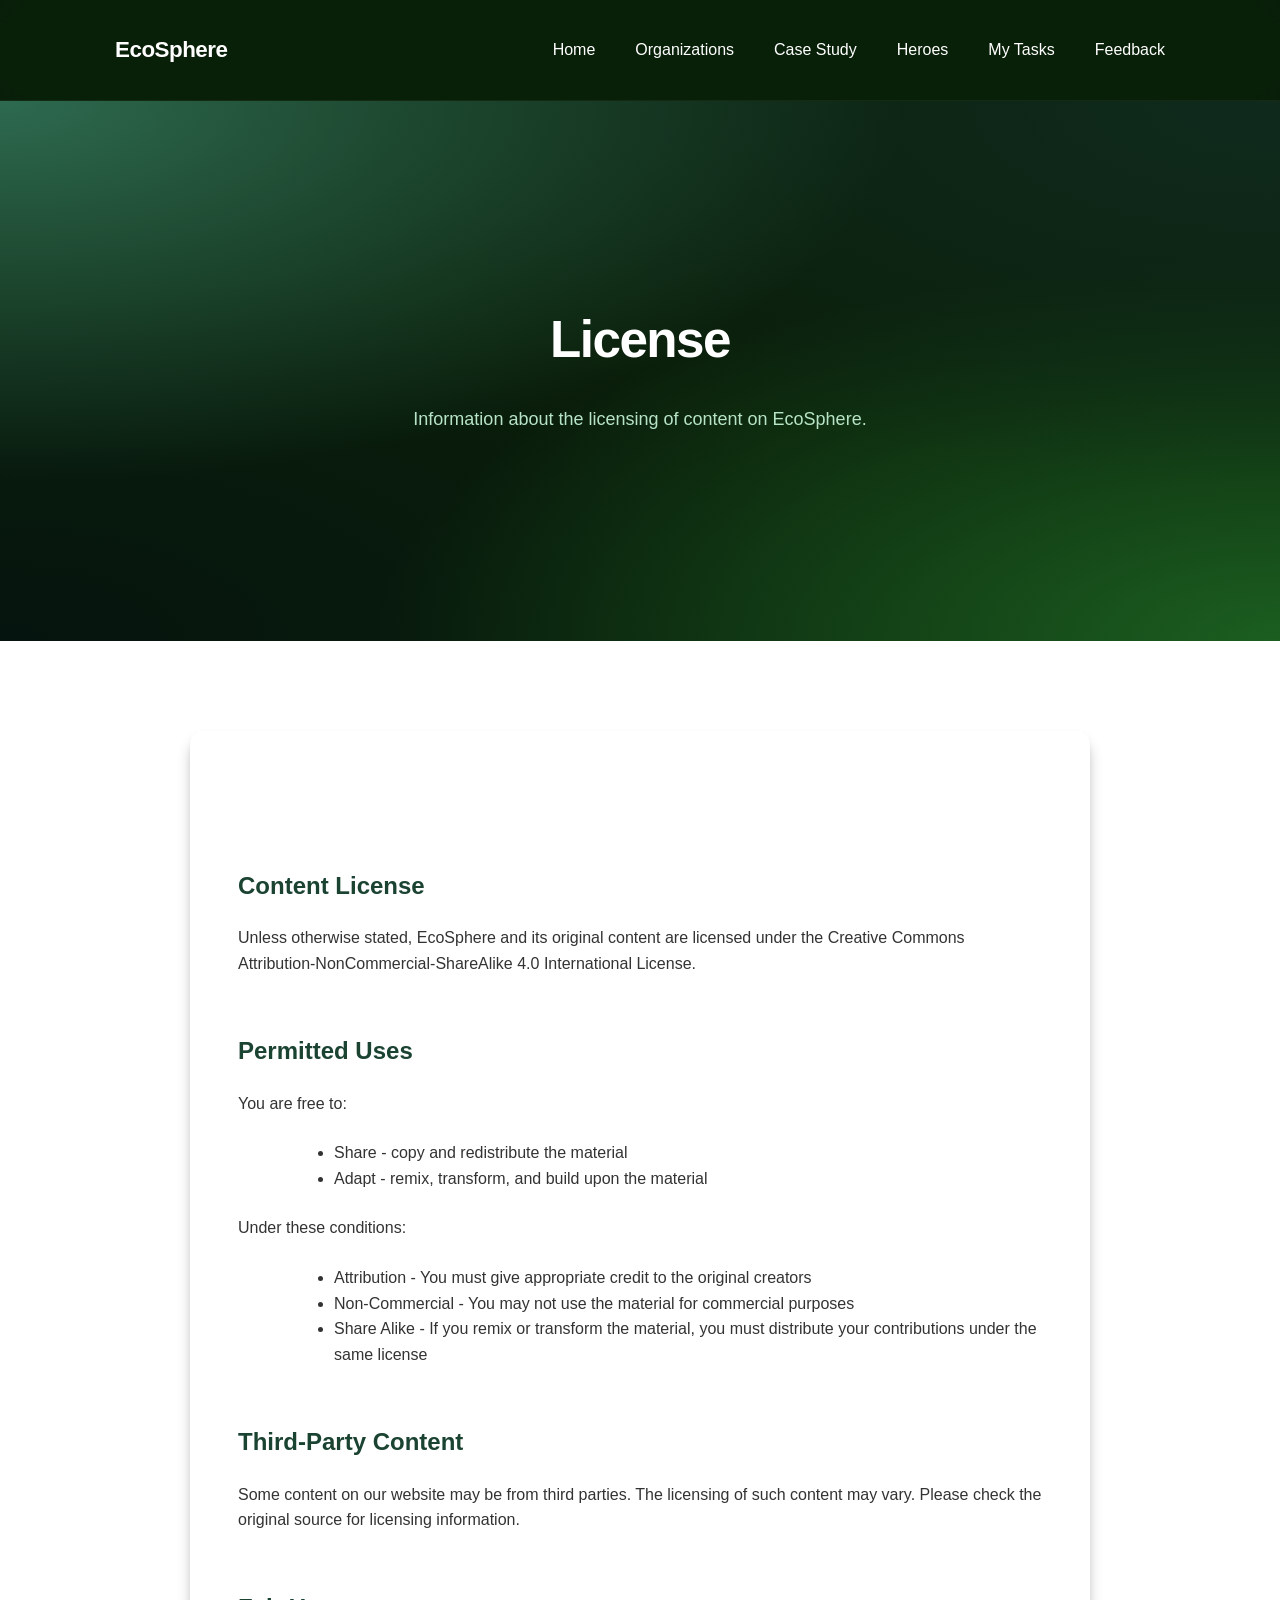
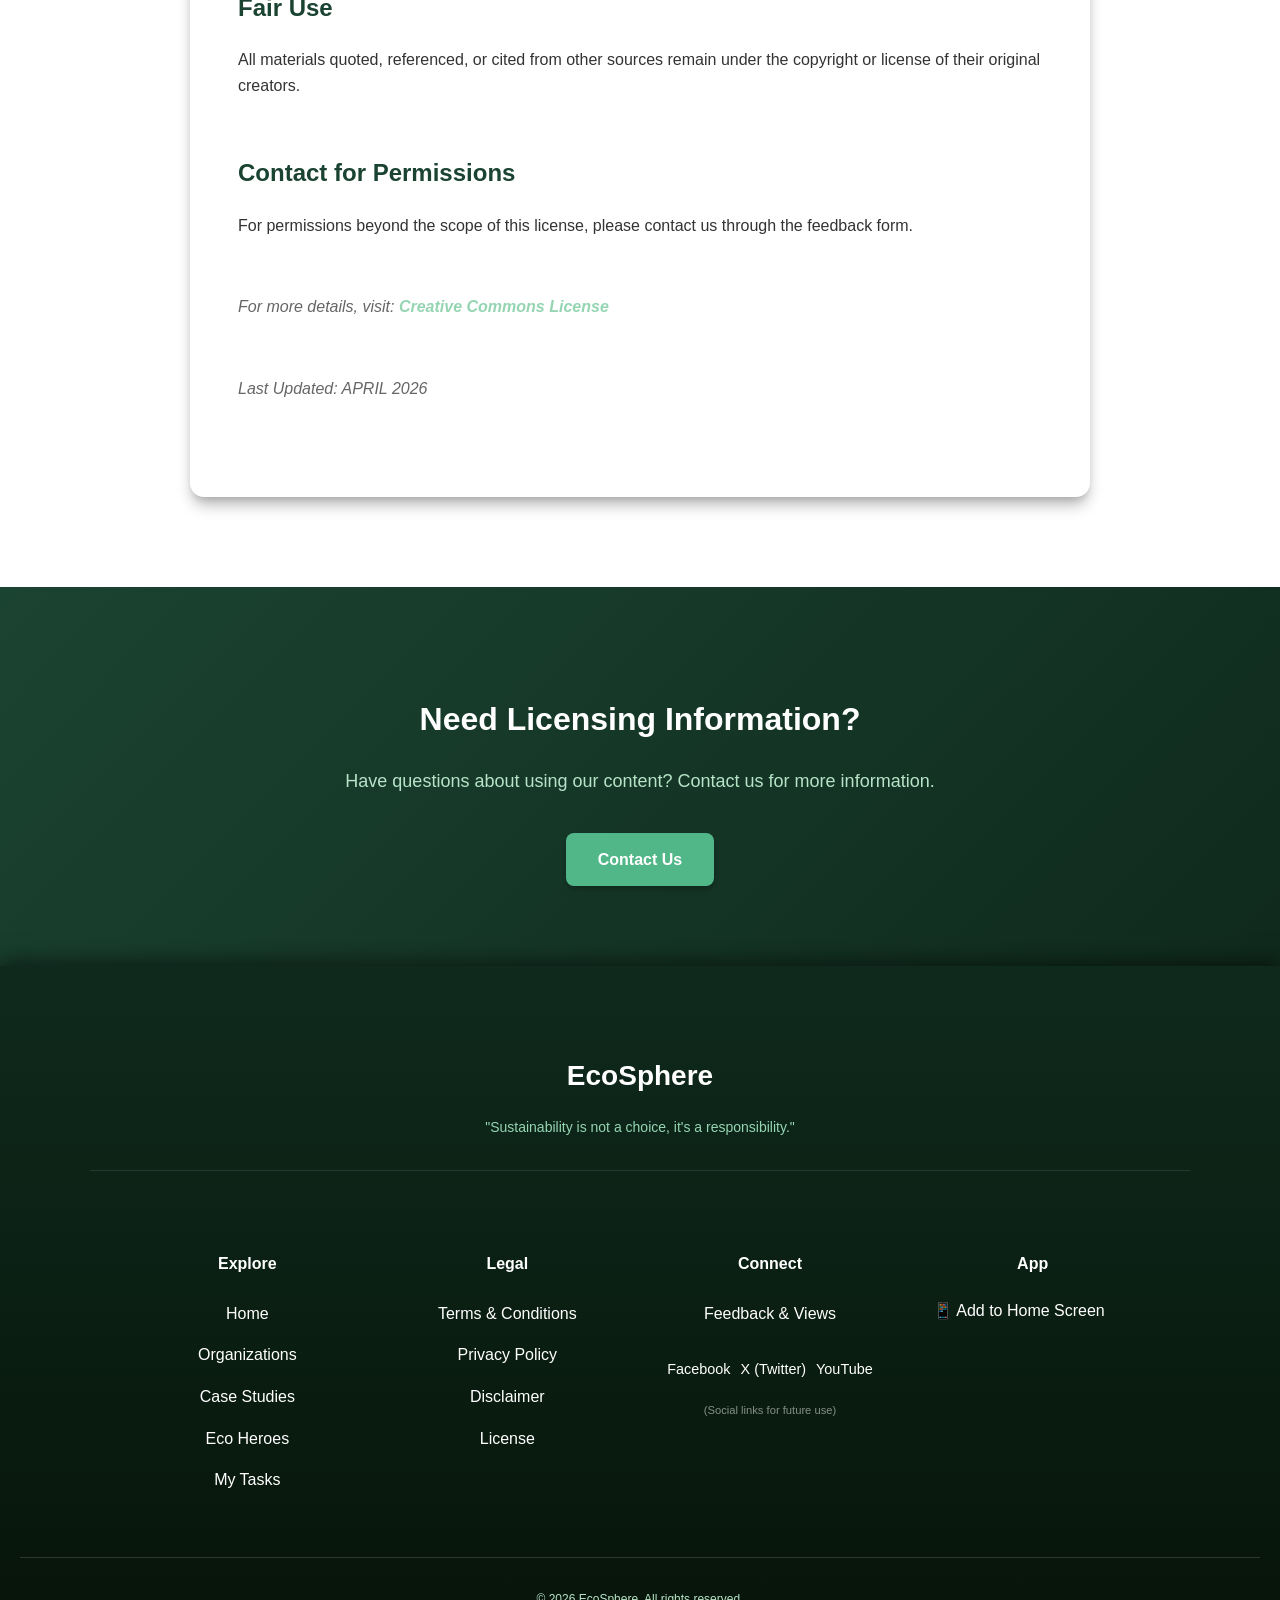
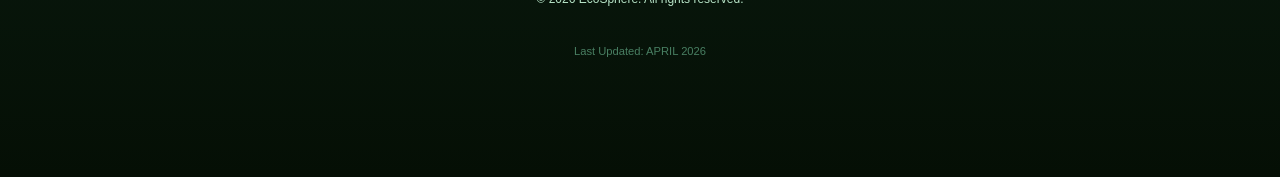
<file: license.html>
<!DOCTYPE html>
<html lang="en">
  <head>
    <!-- Basic page metadata -->
    <meta charset="UTF-8">
    <meta name="viewport" content="width=device-width, initial-scale=1.0">
    <meta name="theme-color" content="#52b788">
    <meta name="mobile-web-app-capable" content="yes">
    <meta name="apple-mobile-web-app-capable" content="yes">
    <meta name="apple-mobile-web-app-status-bar-style" content="black-translucent">
    <meta name="apple-mobile-web-app-title" content="EcoSphere">
    <meta name="description" content="License information for EcoSphere content. Understand how content is licensed under Creative Commons Attribution-NonCommercial-ShareAlike.">
    <title>License | Sustainability Hub</title>

    <!-- Styles and app manifest -->
    <link rel="manifest" href="manifest.json">
    <link rel="stylesheet" href="css/defs.css">
    <link rel="stylesheet" href="css/base.css">
    <link rel="stylesheet" href="css/components.css">
    <link rel="stylesheet" href="css/layout.css">
    <link rel="stylesheet" href="css/pages.css">
    <!-- Structured data -->
    <script type="application/ld+json">
      {
        "@context": "https://schema.org",
        "@type": "WebPage",
        "name": "License",
        "description": "License information for EcoSphere",
        "url": "https://ecosphere-sustainability.com/license.html"
      }
    </script>

    <!-- Scripts -->
    <script src="js/navigation.js" defer></script>
    <script src="js/modals.js" defer></script>
    <script src="js/search-filter.js" defer></script>
    <script src="js/forms.js" defer></script>
    <script src="js/main.js" defer></script>
  </head>
  <body>
    <!-- Quick skip link -->
    <a class="skip-link" href="#main-content">Skip to content</a>

    <!-- Site header -->
    <header class="site-header">
      <nav class="navbar container">
        <a href="index.html" class="brand">EcoSphere</a>
        <button class="hamburger" id="hamburgerMenu" aria-label="Toggle navigation menu" aria-controls="primaryNavigation" aria-expanded="false">
          <span></span>
          <span></span>
          <span></span>
        </button>
        <div class="nav-links" id="primaryNavigation">
          <a href="index.html">Home</a>
          <a href="categories.html">Organizations</a>
          <a href="case-study.html">Case Study</a>
          <a href="heroes.html">Heroes</a>
          <a href="task.html">My Tasks</a>
          <a href="feedback.html">Feedback</a>
        </div>
      </nav>
    </header>

    <!-- Main content -->
    <main id="main-content">
      <!-- Hero section -->
      <section class="hero">
        <div class="hero-content">
          <h1>License</h1>
          <p>Information about the licensing of content on EcoSphere.</p>
        </div>
      </section>

      <!-- Policy content -->
      <section class="policy-section">
        <div class="policy-copy">
          <h2 class="policy-heading">Content License</h2>
          <p>Unless otherwise stated, EcoSphere and its original content are licensed under the Creative Commons Attribution-NonCommercial-ShareAlike 4.0 International License.</p>

          <h2 class="policy-heading">Permitted Uses</h2>
          <p>You are free to:</p>
          <ul class="license-list">
            <li>Share - copy and redistribute the material</li>
            <li>Adapt - remix, transform, and build upon the material</li>
          </ul>
          <p>Under these conditions:</p>
          <ul class="license-list">
            <li>Attribution - You must give appropriate credit to the original creators</li>
            <li>Non-Commercial - You may not use the material for commercial purposes</li>
            <li>Share Alike - If you remix or transform the material, you must distribute your contributions under the same license</li>
          </ul>

          <h2 class="policy-heading">Third-Party Content</h2>
          <p>Some content on our website may be from third parties. The licensing of such content may vary. Please check the original source for licensing information.</p>

          <h2 class="policy-heading">Fair Use</h2>
          <p>All materials quoted, referenced, or cited from other sources remain under the copyright or license of their original creators.</p>

          <h2 class="policy-heading">Contact for Permissions</h2>
          <p>For permissions beyond the scope of this license, please contact us through the feedback form.</p>

          <p class="policy-meta">For more details, visit: <a href="https://creativecommons.org/licenses/by-nc-sa/4.0/" class="modal-link" target="_blank" rel="noopener noreferrer">Creative Commons License</a></p>
          <p class="policy-meta">Last Updated: APRIL 2026</p>
        </div>
      </section>

      <!-- Call to action -->
      <section class="cta">
        <h2>Need Licensing Information?</h2>
        <p>Have questions about using our content? Contact us for more information.</p>
        <a href="feedback.html" class="btn-secondary">Contact Us</a>
      </section>
    </main>

    <!-- Site footer -->
    <footer class="footer">
      <div class="footer-container">

        <div class="footer-section">
          <h3 class="footer-brand">EcoSphere</h3>
          <p class="footer-slogan">"Sustainability is not a choice, it's a responsibility."</p>
        </div>

        <div class="footer-section">
          <h4>Explore</h4>
          <nav aria-label="Footer Navigation">
            <a href="index.html">Home</a>
            <a href="categories.html">Organizations</a>
            <a href="case-study.html">Case Studies</a>
            <a href="heroes.html">Eco Heroes</a>
            <a href="task.html">My Tasks</a>
          </nav>
        </div>

        <div class="footer-section">
          <h4>Legal</h4>
          <nav aria-label="Legal Navigation">
            <a href="terms.html">Terms & Conditions</a>
            <a href="privacy.html">Privacy Policy</a>
            <a href="disclaimer.html">Disclaimer</a>
            <a href="license.html">License</a>
          </nav>
        </div>

        <div class="footer-section">
          <h4>Connect</h4>
          <nav aria-label="Social Connections">
            <a href="feedback.html">Feedback & Views</a>
            <div class="social-links" style="margin-top: 10px; display: flex; gap: 10px; justify-content: center;">
              <a href="#" class="social-link-future" style="font-size: 0.9rem;">Facebook</a>
              <a href="#" class="social-link-future" style="font-size: 0.9rem;">X (Twitter)</a>
              <a href="#" class="social-link-future" style="font-size: 0.9rem;">YouTube</a>
            </div>
            <p style="font-size: 0.7rem; opacity: 0.5; margin-top: 5px;">(Social links for future use)</p>
          </nav>
        </div>

        <div class="footer-section">
          <h4>App</h4>
          <button id="installToHomeBtn" type="button" class="footer-link-btn">📱 Add to Home Screen</button>
        </div>
      </div>

      <div class="footer-bottom">
        &copy; 2026 EcoSphere. All rights reserved.
      </div>
      <p class="result-counter" style="margin-top: 10px; font-size: 0.7rem; opacity: 0.6; text-align: center;">Last Updated: APRIL 2026</p>
    </footer>
    <button id="backToTop" aria-label="Back to top" title="Back to top">↑</button>
  </body>
</html>
</file>
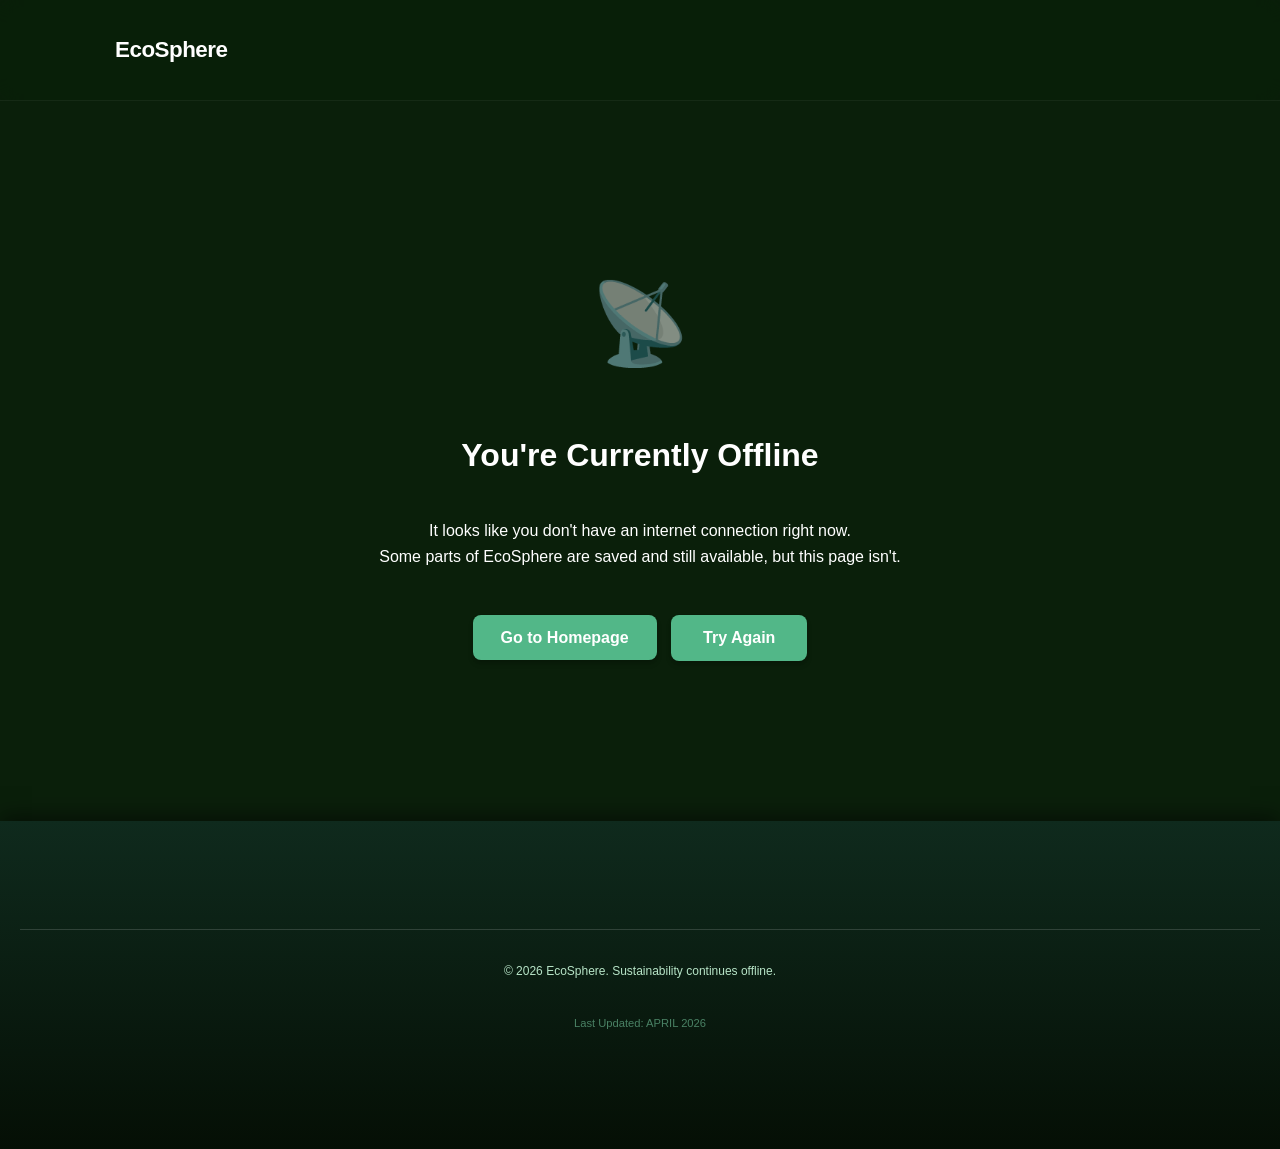
<file: offline.html>
<!DOCTYPE html>
<html lang="en">
  <head>
    <!-- Basic page metadata -->
    <meta charset="UTF-8">
    <meta name="viewport" content="width=device-width, initial-scale=1.0">
    <meta name="theme-color" content="#52b788">
    <title>Offline | EcoSphere</title>
    <!-- Styles -->
    <link rel="stylesheet" href="css/defs.css">
    <link rel="stylesheet" href="css/base.css">
    <link rel="stylesheet" href="css/layout.css">
    <link rel="stylesheet" href="css/components.css">
    <style>
      .offline-container {
        display: flex;
        flex-direction: column;
        align-items: center;
        justify-content: center;
        height: 80vh;
        text-align: center;
        padding: 20px;
      }
      .offline-icon {
        font-size: 5rem;
        margin-bottom: 20px;
        opacity: 0.5;
      }
    </style>
  </head>
  <body>
    <!-- Simple offline header -->
    <header class="site-header">
      <nav class="navbar container">
        <a href="index.html" class="brand">EcoSphere</a>
      </nav>
    </header>

    <!-- Offline message -->
    <main class="offline-container">
      <div class="offline-icon">📡</div>
      <h1>You're Currently Offline</h1>
      <p>It looks like you don't have an internet connection right now. <br>
        Some parts of EcoSphere are saved and still available, but this page isn't.</p>
      <div style="margin-top: 30px;">
        <a href="index.html" class="btn-primary">Go to Homepage</a>
        <button onclick="window.location.reload()" class="btn-secondary" style="margin-left: 10px;">Try Again</button>
      </div>
    </main>

    <!-- Footer -->
    <footer class="footer">
      <div class="footer-bottom">&copy; 2026 EcoSphere. Sustainability continues offline.</div>
      <p class="result-counter" style="margin-top: 10px; font-size: 0.7rem; opacity: 0.6; text-align: center;">Last Updated: APRIL 2026</p>
    </footer>
  </body>
</html>
</file>
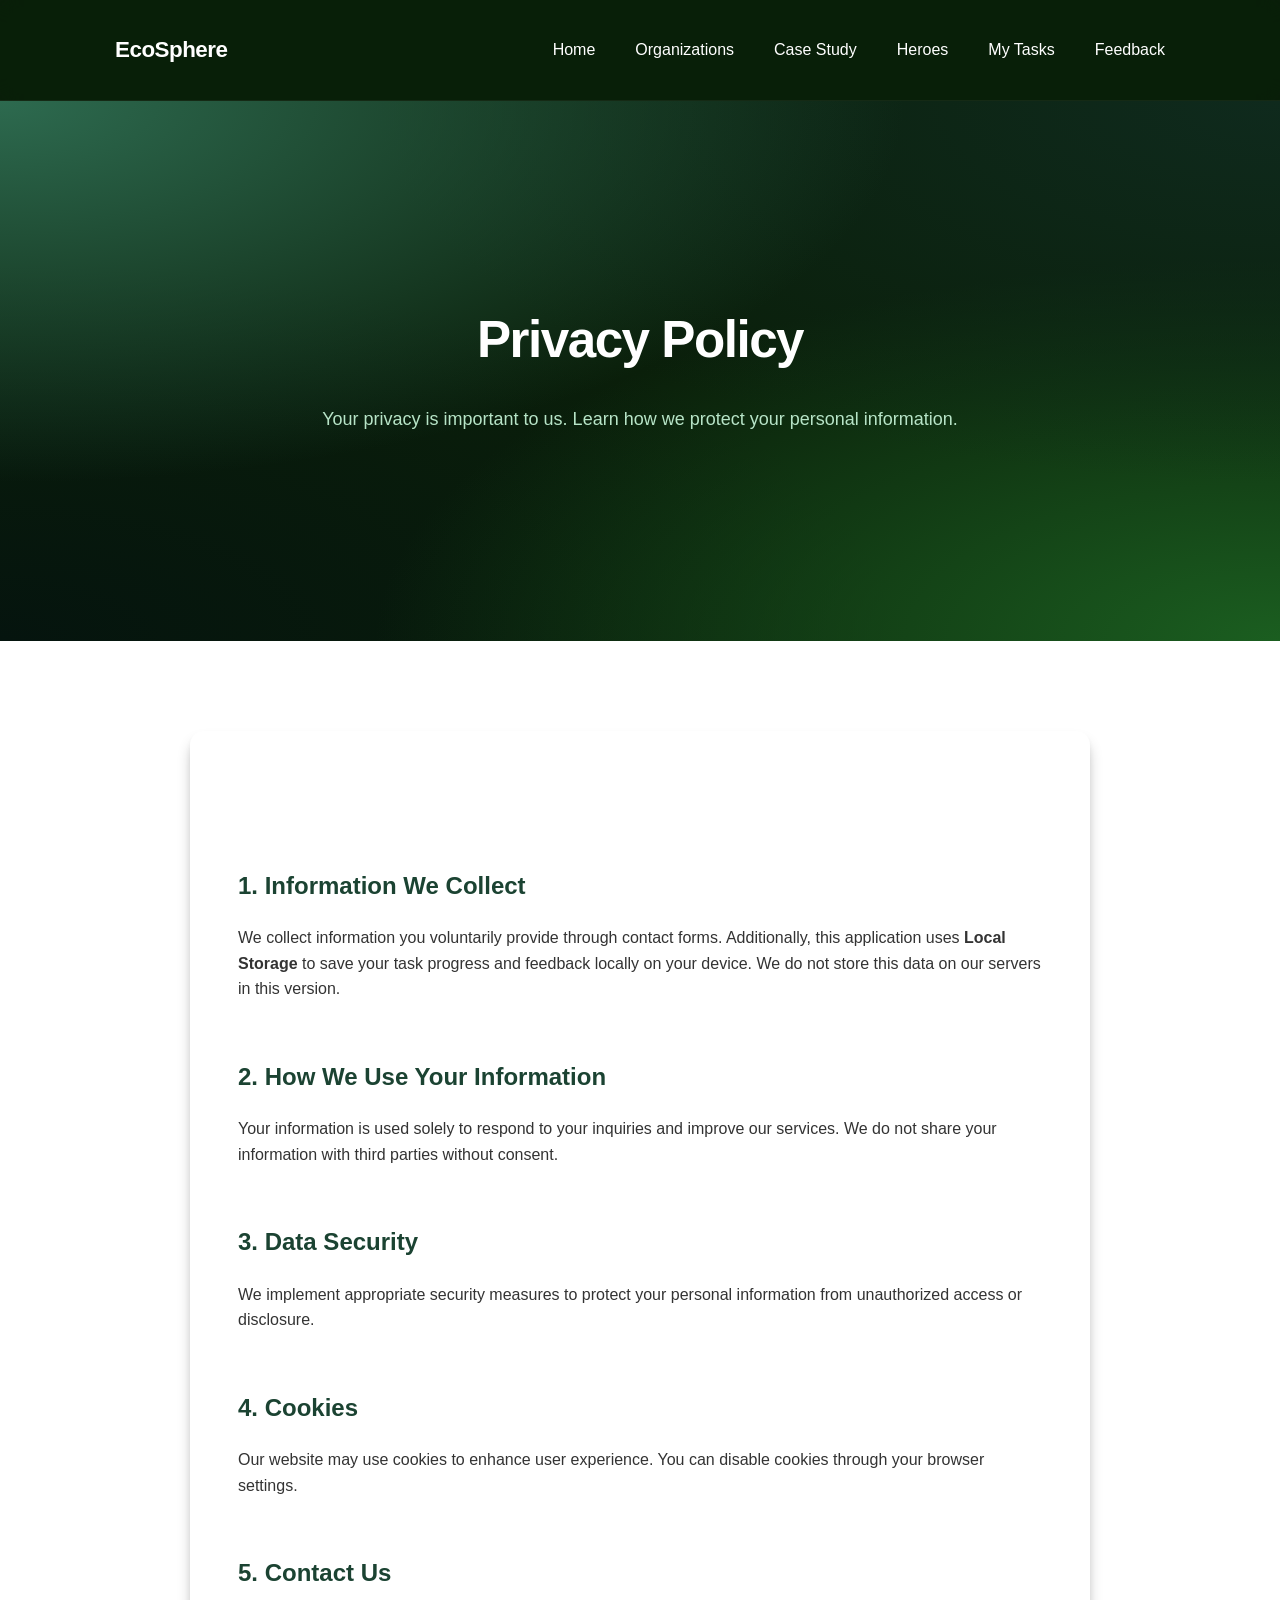
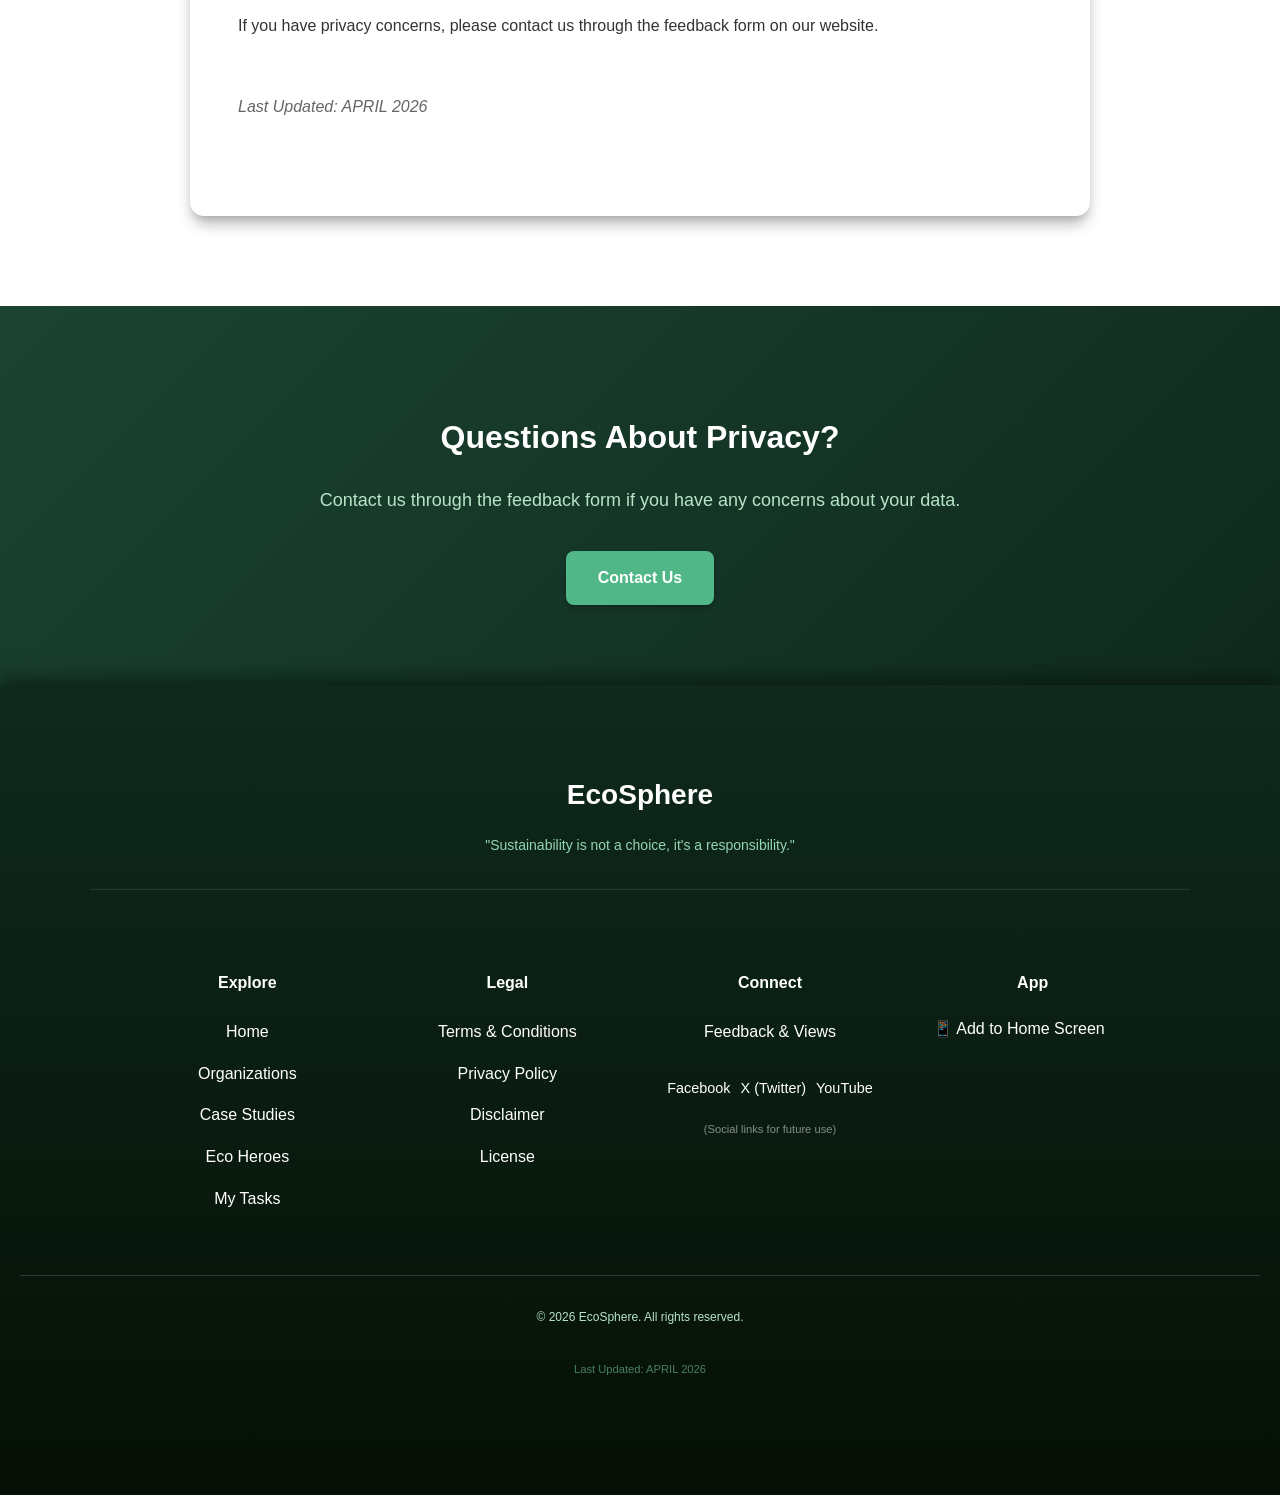
<file: privacy.html>
<!DOCTYPE html>
<html lang="en">
  <head>
    <!-- Basic page metadata -->
    <meta charset="UTF-8">
    <meta name="viewport" content="width=device-width, initial-scale=1.0">
    <meta name="theme-color" content="#52b788">
    <meta name="mobile-web-app-capable" content="yes">
    <meta name="apple-mobile-web-app-capable" content="yes">
    <meta name="apple-mobile-web-app-status-bar-style" content="black-translucent">
    <meta name="apple-mobile-web-app-title" content="EcoSphere">
    <meta name="description" content="Privacy Policy for EcoSphere. Learn how we protect your personal information and handle user data responsibly.">
    <title>Privacy Policy | Sustainability Hub</title>

    <!-- Styles and app manifest -->
    <link rel="manifest" href="manifest.json">
    <link rel="stylesheet" href="css/defs.css">
    <link rel="stylesheet" href="css/base.css">
    <link rel="stylesheet" href="css/components.css">
    <link rel="stylesheet" href="css/layout.css">
    <link rel="stylesheet" href="css/pages.css">
    <!-- Structured data -->
    <script type="application/ld+json">
      {
        "@context": "https://schema.org",
        "@type": "WebPage",
        "name": "Privacy Policy",
        "description": "Privacy Policy for EcoSphere",
        "url": "https://ecosphere-sustainability.com/privacy.html"
      }
    </script>

    <!-- Scripts -->
    <script src="js/navigation.js" defer></script>
    <script src="js/modals.js" defer></script>
    <script src="js/search-filter.js" defer></script>
    <script src="js/forms.js" defer></script>
    <script src="js/main.js" defer></script>
  </head>
  <body>
    <!-- Quick skip link -->
    <a class="skip-link" href="#main-content">Skip to content</a>

    <!-- Site header -->
    <header class="site-header">
      <nav class="navbar container">
        <a href="index.html" class="brand">EcoSphere</a>
        <button class="hamburger" id="hamburgerMenu" aria-label="Toggle navigation menu" aria-controls="primaryNavigation" aria-expanded="false">
          <span></span>
          <span></span>
          <span></span>
        </button>
        <div class="nav-links" id="primaryNavigation">
          <a href="index.html">Home</a>
          <a href="categories.html">Organizations</a>
          <a href="case-study.html">Case Study</a>
          <a href="heroes.html">Heroes</a>
          <a href="task.html">My Tasks</a>
          <a href="feedback.html">Feedback</a>
        </div>
      </nav>
    </header>

    <!-- Main content -->
    <main id="main-content">
      <!-- Hero section -->
      <section class="hero">
        <div class="hero-content">
          <h1>Privacy Policy</h1>
          <p>Your privacy is important to us. Learn how we protect your personal information.</p>
        </div>
      </section>

      <!-- Policy content -->
      <section class="policy-section">
        <div class="policy-copy">
          <h2 class="policy-heading">1. Information We Collect</h2>
          <p>We collect information you voluntarily provide through contact forms. Additionally, this application uses <strong>Local Storage</strong> to save your task progress and feedback locally on your device. We do not store this data on our servers in this version.</p>

          <h2 class="policy-heading">2. How We Use Your Information</h2>
          <p>Your information is used solely to respond to your inquiries and improve our services. We do not share your information with third parties without consent.</p>

          <h2 class="policy-heading">3. Data Security</h2>
          <p>We implement appropriate security measures to protect your personal information from unauthorized access or disclosure.</p>

          <h2 class="policy-heading">4. Cookies</h2>
          <p>Our website may use cookies to enhance user experience. You can disable cookies through your browser settings.</p>

          <h2 class="policy-heading">5. Contact Us</h2>
          <p>If you have privacy concerns, please contact us through the feedback form on our website.</p>

          <p class="policy-meta">Last Updated: APRIL 2026</p>
        </div>
      </section>

      <!-- Call to action -->
      <section class="cta">
        <h2>Questions About Privacy?</h2>
        <p>Contact us through the feedback form if you have any concerns about your data.</p>
        <a href="feedback.html" class="btn-secondary">Contact Us</a>
      </section>
    </main>

    <!-- Site footer -->
    <footer class="footer">
      <div class="footer-container">

        <div class="footer-section">
          <h3 class="footer-brand">EcoSphere</h3>
          <p class="footer-slogan">"Sustainability is not a choice, it's a responsibility."</p>
        </div>

        <div class="footer-section">
          <h4>Explore</h4>
          <nav aria-label="Footer Navigation">
            <a href="index.html">Home</a>
            <a href="categories.html">Organizations</a>
            <a href="case-study.html">Case Studies</a>
            <a href="heroes.html">Eco Heroes</a>
            <a href="task.html">My Tasks</a>
          </nav>
        </div>

        <div class="footer-section">
          <h4>Legal</h4>
          <nav aria-label="Legal Navigation">
            <a href="terms.html">Terms & Conditions</a>
            <a href="privacy.html">Privacy Policy</a>
            <a href="disclaimer.html">Disclaimer</a>
            <a href="license.html">License</a>
          </nav>
        </div>

        <div class="footer-section">
          <h4>Connect</h4>
          <nav aria-label="Social Connections">
            <a href="feedback.html">Feedback & Views</a>
            <div class="social-links" style="margin-top: 10px; display: flex; gap: 10px; justify-content: center;">
              <a href="#" class="social-link-future" style="font-size: 0.9rem;">Facebook</a>
              <a href="#" class="social-link-future" style="font-size: 0.9rem;">X (Twitter)</a>
              <a href="#" class="social-link-future" style="font-size: 0.9rem;">YouTube</a>
            </div>
            <p style="font-size: 0.7rem; opacity: 0.5; margin-top: 5px;">(Social links for future use)</p>
          </nav>
        </div>

        <div class="footer-section">
          <h4>App</h4>
          <button id="installToHomeBtn" type="button" class="footer-link-btn">📱 Add to Home Screen</button>
        </div>
      </div>

      <div class="footer-bottom">
        &copy; 2026 EcoSphere. All rights reserved.
      </div>
      <p class="result-counter" style="margin-top: 10px; font-size: 0.7rem; opacity: 0.6; text-align: center;">Last Updated: APRIL 2026</p>
    </footer>
    <button id="backToTop" aria-label="Back to top" title="Back to top">↑</button>
  </body>
</html>
</file>
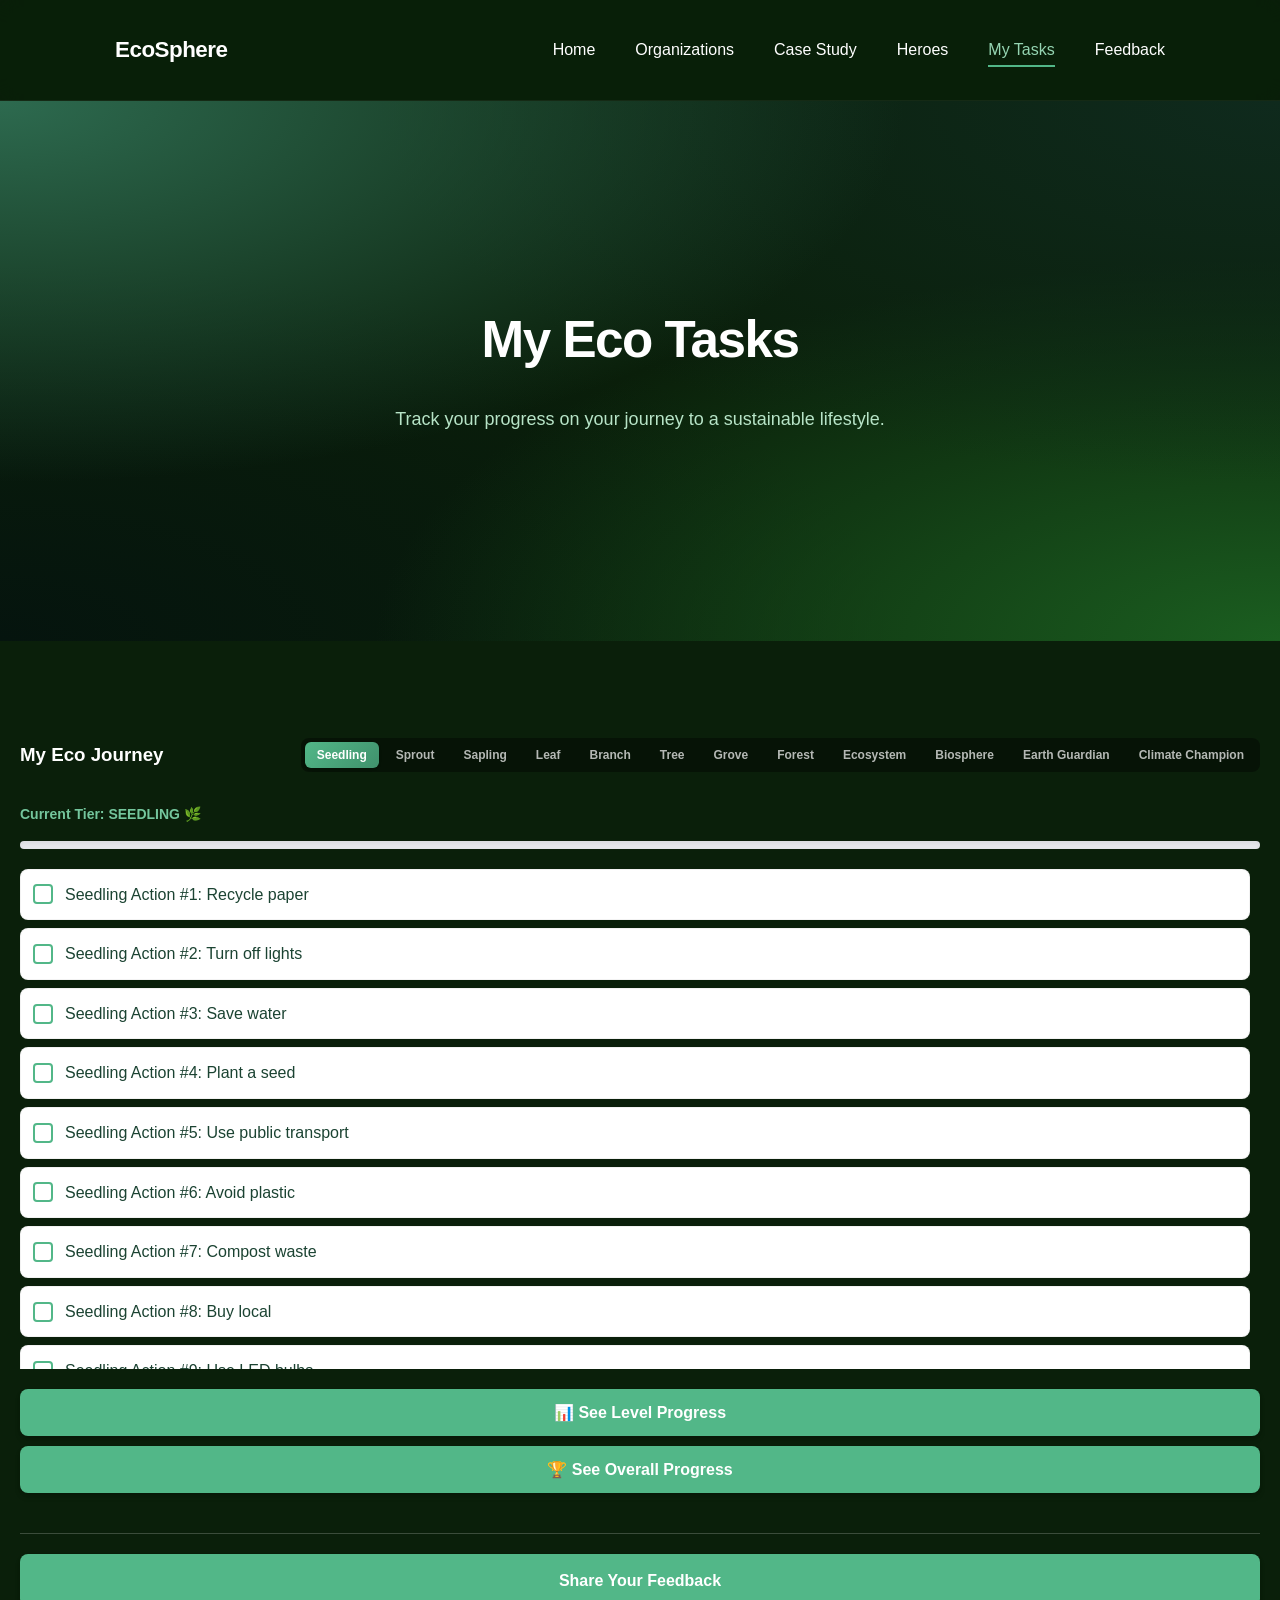
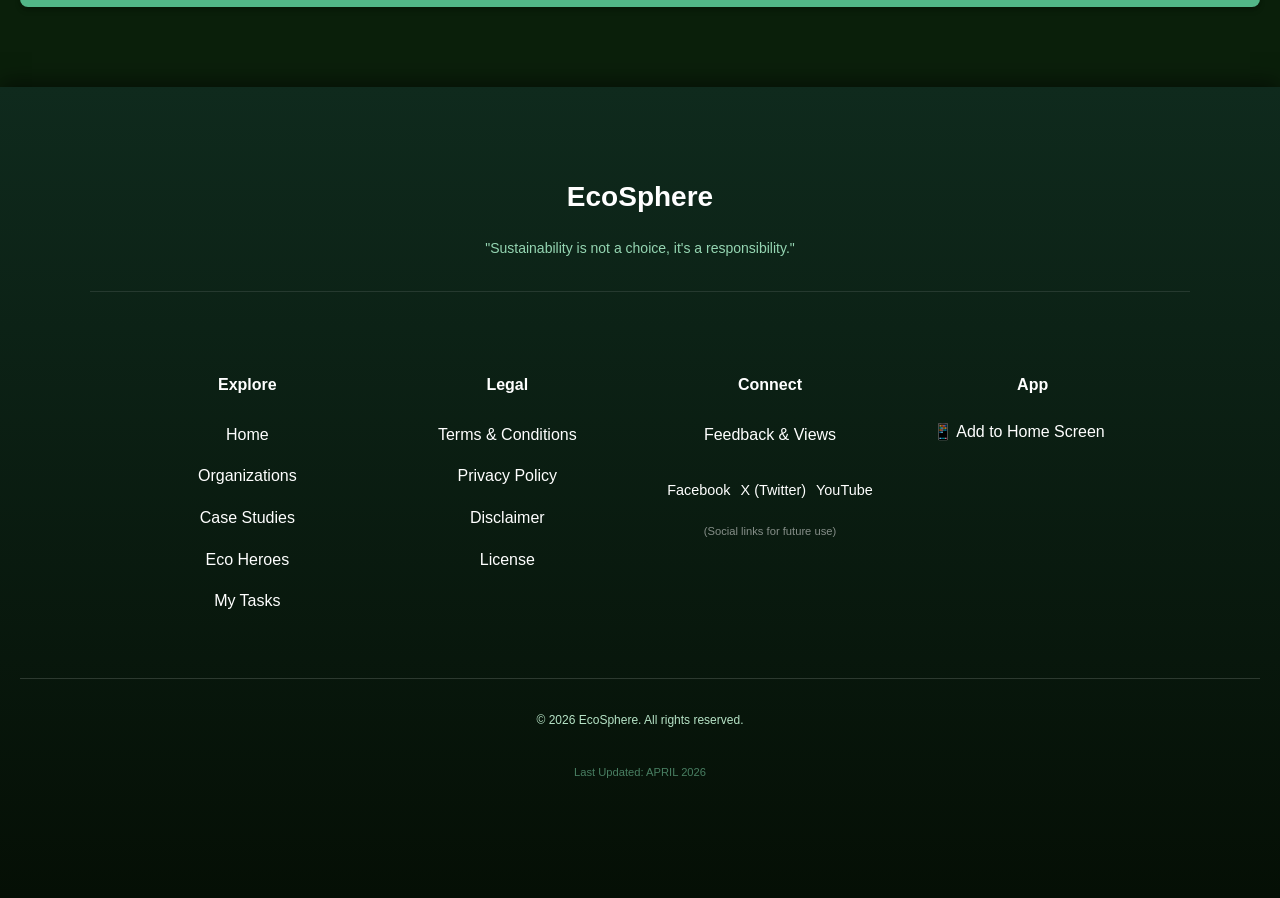
<file: task.html>
<!DOCTYPE html>
<html lang="en">
  <head>
    <!-- Basic page metadata -->
    <meta charset="UTF-8">
    <meta name="viewport" content="width=device-width, initial-scale=1.0">
    <meta name="theme-color" content="#52b788">
    <meta name="mobile-web-app-capable" content="yes">
    <meta name="apple-mobile-web-app-capable" content="yes">
    <meta name="apple-mobile-web-app-status-bar-style" content="black-translucent">
    <meta name="apple-mobile-web-app-title" content="EcoSphere">
    <meta name="description" content="Track your progress on your journey to a sustainable lifestyle with EcoSphere's personalized tasks and levels.">
    <title>My Tasks | Sustainability Hub</title>

    <!-- Styles and app manifest -->
    <link rel="manifest" href="manifest.json">
    <link rel="stylesheet" href="css/defs.css">
    <link rel="stylesheet" href="css/base.css">
    <link rel="stylesheet" href="css/components.css">
    <link rel="stylesheet" href="css/layout.css">
    <link rel="stylesheet" href="css/pages.css">
    <!-- Structured data -->
    <script type="application/ld+json">
      {
        "@context": "https://schema.org",
        "@type": "WebPage",
        "name": "My Eco Tasks",
        "description": "Track your progress on your journey to a sustainable lifestyle with EcoSphere's personalized tasks and levels.",
        "url": "https://ecosphere-sustainability.com/task.html"
      }
    </script>

    <!-- Scripts -->
    <script src="js/navigation.js" defer></script>
    <script src="js/modals.js" defer></script>
    <script src="js/search-filter.js" defer></script>
    <script src="js/forms.js" defer></script>
    <script src="js/main.js" defer></script>
  </head>
  <body>
    <!-- Quick skip link -->
    <a class="skip-link" href="#main-content">Skip to content</a>

    <!-- Site header -->
    <header class="site-header">
      <nav class="navbar container">
        <a href="index.html" class="brand">EcoSphere</a>
        <button class="hamburger" id="hamburgerMenu" aria-label="Toggle navigation menu" aria-controls="primaryNavigation" aria-expanded="false">
          <span></span>
          <span></span>
          <span></span>
        </button>
        <div class="nav-links" id="primaryNavigation">
          <a href="index.html">Home</a>
          <a href="categories.html">Organizations</a>
          <a href="case-study.html">Case Study</a>
          <a href="heroes.html">Heroes</a>
          <a href="task.html">My Tasks</a>
          <a href="feedback.html">Feedback</a>
        </div>
      </nav>
    </header>

    <!-- Main content -->
    <main id="main-content">
      <!-- Hero section -->
      <section class="hero">
        <div class="hero-content">
          <h1>My Eco Tasks</h1>
          <p>Track your progress on your journey to a sustainable lifestyle.</p>
        </div>
      </section>

      <!-- Tracker area -->
      <section class="cards-section">
        <div id="ecoTracker" class="eco-tracker-container">
        </div>
      </section>
    </main>

    <!-- Shared modal -->
    <div id="orgModal" class="modal" role="dialog" aria-modal="true" aria-hidden="true" tabindex="-1">
      <div class="modal-content">
      </div>
    </div>

    <!-- Site footer -->
    <footer class="footer">
      <div class="footer-container">

        <div class="footer-section">
          <h3 class="footer-brand">EcoSphere</h3>
          <p class="footer-slogan">"Sustainability is not a choice, it's a responsibility."</p>
        </div>

        <div class="footer-section">
          <h4>Explore</h4>
          <nav aria-label="Footer Navigation">
            <a href="index.html">Home</a>
            <a href="categories.html">Organizations</a>
            <a href="case-study.html">Case Studies</a>
            <a href="heroes.html">Eco Heroes</a>
            <a href="task.html">My Tasks</a>
          </nav>
        </div>

        <div class="footer-section">
          <h4>Legal</h4>
          <nav aria-label="Legal Navigation">
            <a href="terms.html">Terms & Conditions</a>
            <a href="privacy.html">Privacy Policy</a>
            <a href="disclaimer.html">Disclaimer</a>
            <a href="license.html">License</a>
          </nav>
        </div>

        <div class="footer-section">
          <h4>Connect</h4>
          <nav aria-label="Social Connections">
            <a href="feedback.html">Feedback & Views</a>
            <div class="social-links" style="margin-top: 10px; display: flex; gap: 10px; justify-content: center;">
              <a href="#" class="social-link-future" style="font-size: 0.9rem;">Facebook</a>
              <a href="#" class="social-link-future" style="font-size: 0.9rem;">X (Twitter)</a>
              <a href="#" class="social-link-future" style="font-size: 0.9rem;">YouTube</a>
            </div>
            <p style="font-size: 0.7rem; opacity: 0.5; margin-top: 5px;">(Social links for future use)</p>
          </nav>
        </div>

        <div class="footer-section">
          <h4>App</h4>
          <button id="installToHomeBtn" type="button" class="footer-link-btn">📱 Add to Home Screen</button>
        </div>
      </div>

      <div class="footer-bottom">
        &copy; 2026 EcoSphere. All rights reserved.
      </div>
      <p class="result-counter" style="margin-top: 10px; font-size: 0.7rem; opacity: 0.6; text-align: center;">Last Updated: APRIL 2026</p>
    </footer>
    <button id="backToTop" aria-label="Back to top" title="Back to top">↑</button>
  </body>
</html>
</file>
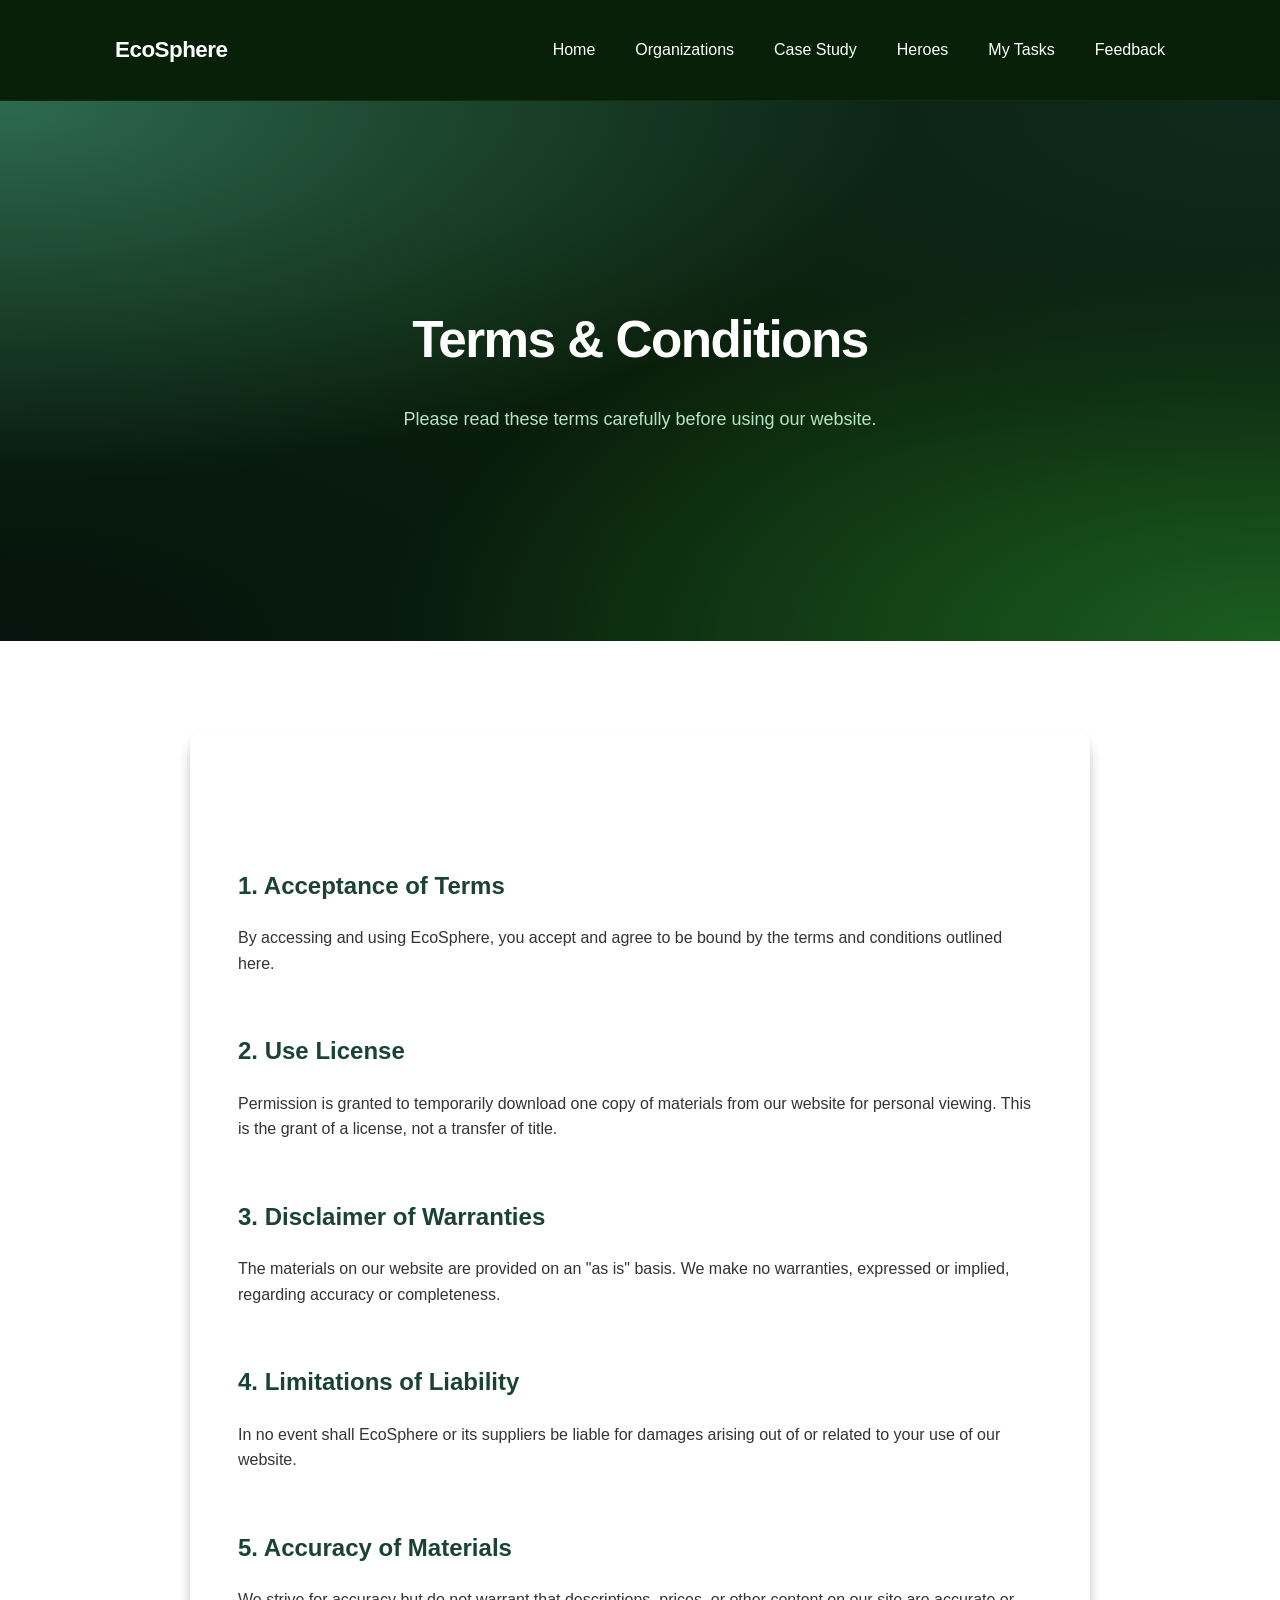
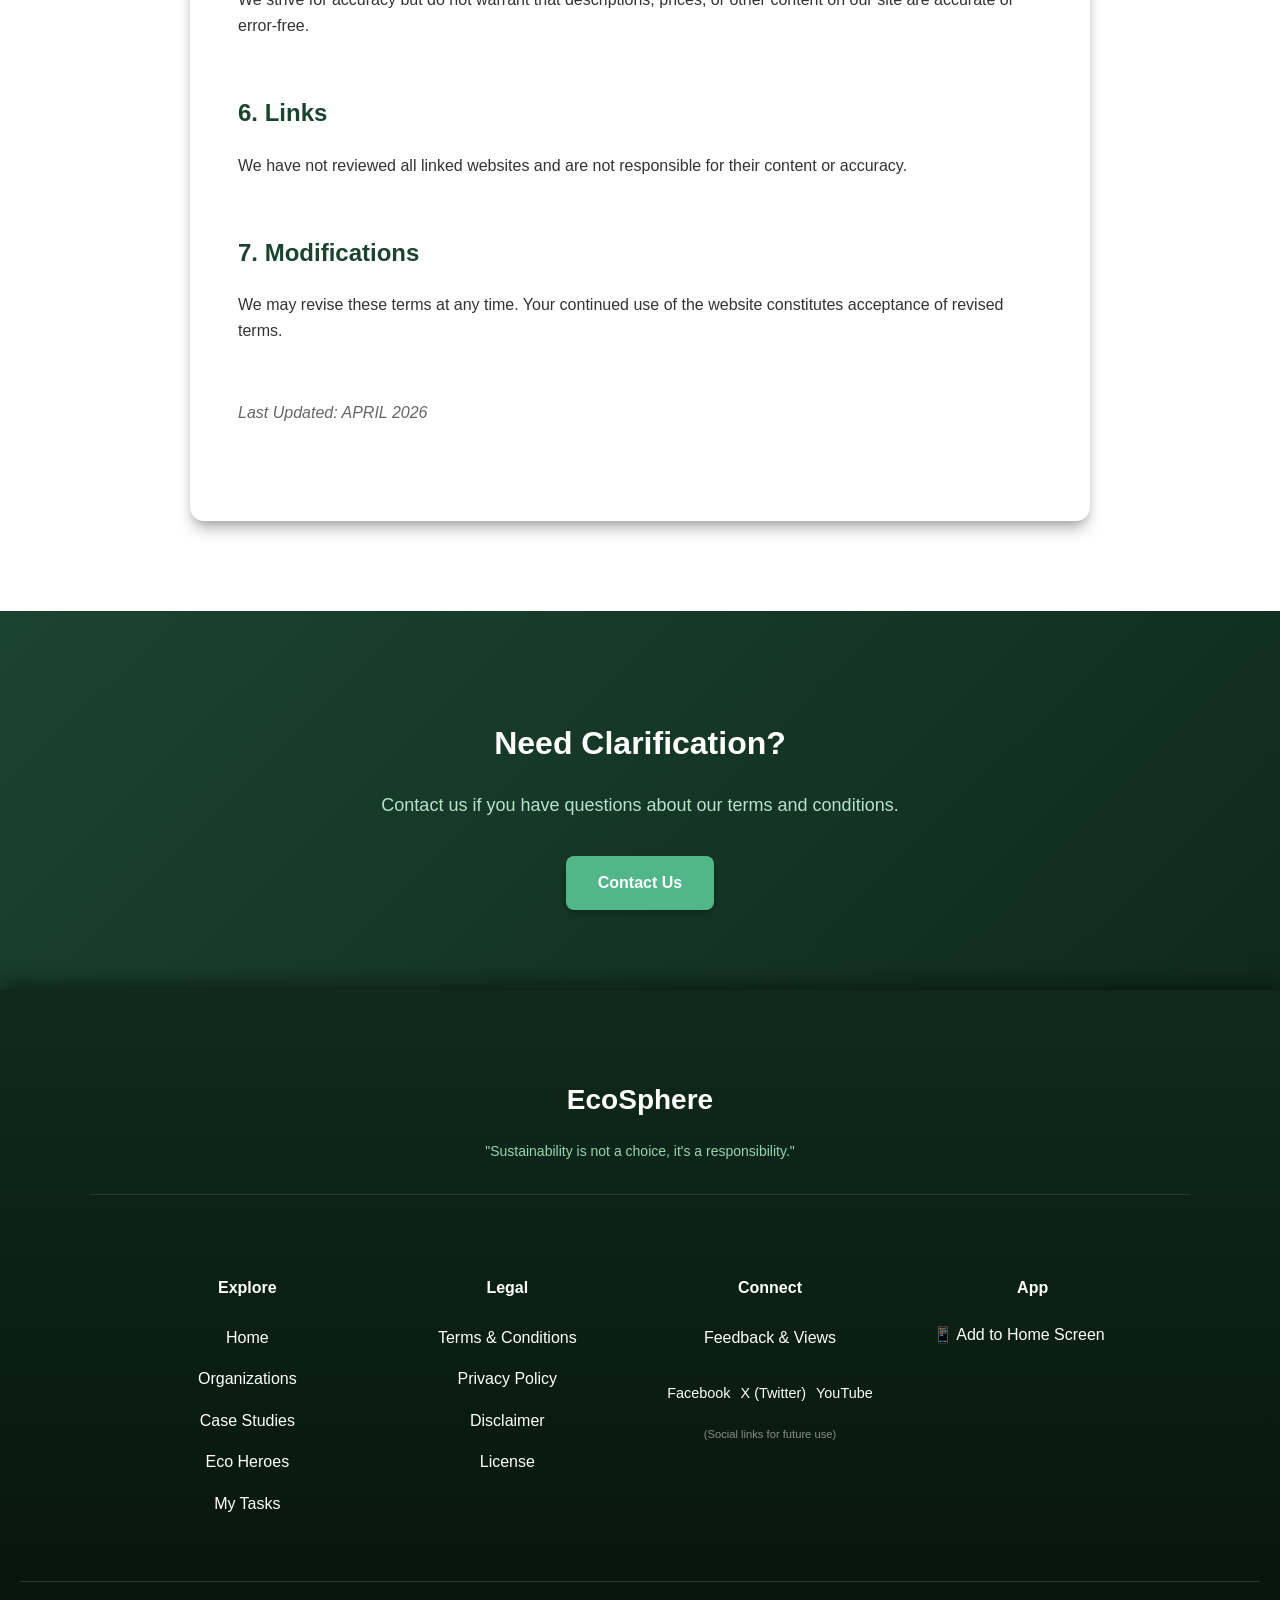
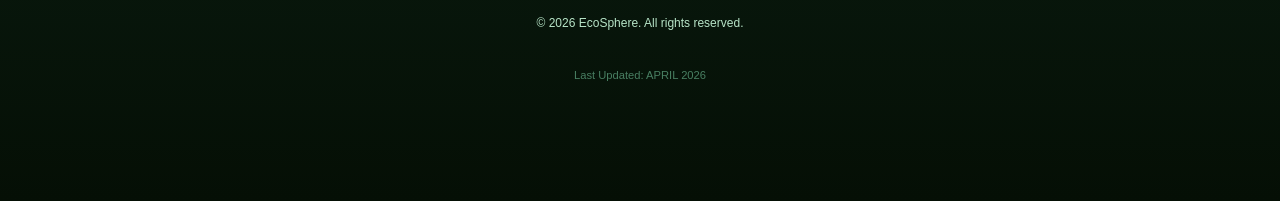
<file: terms.html>
<!DOCTYPE html>
<html lang="en">
  <head>
    <!-- Basic page metadata -->
    <meta charset="UTF-8">
    <meta name="viewport" content="width=device-width, initial-scale=1.0">
    <meta name="theme-color" content="#52b788">
    <meta name="mobile-web-app-capable" content="yes">
    <meta name="apple-mobile-web-app-capable" content="yes">
    <meta name="apple-mobile-web-app-status-bar-style" content="black-translucent">
    <meta name="apple-mobile-web-app-title" content="EcoSphere">
    <meta name="description" content="Terms & Conditions for EcoSphere. Read our user agreement and guidelines for using our sustainability platform.">
    <title>Terms & Conditions | Sustainability Hub</title>

    <!-- Styles and app manifest -->
    <link rel="manifest" href="manifest.json">
    <link rel="stylesheet" href="css/defs.css">
    <link rel="stylesheet" href="css/base.css">
    <link rel="stylesheet" href="css/components.css">
    <link rel="stylesheet" href="css/layout.css">
    <link rel="stylesheet" href="css/pages.css">
    <!-- Structured data -->
    <script type="application/ld+json">
      {
        "@context": "https://schema.org",
        "@type": "WebPage",
        "name": "Terms & Conditions",
        "description": "Terms and Conditions for EcoSphere",
        "url": "https://ecosphere-sustainability.com/terms.html"
      }
    </script>

    <!-- Scripts -->
    <script src="js/navigation.js" defer></script>
    <script src="js/modals.js" defer></script>
    <script src="js/search-filter.js" defer></script>
    <script src="js/forms.js" defer></script>
    <script src="js/main.js" defer></script>
  </head>
  <body>
    <!-- Quick skip link -->
    <a class="skip-link" href="#main-content">Skip to content</a>

    <!-- Site header -->
    <header class="site-header">
      <nav class="navbar container">
        <a href="index.html" class="brand">EcoSphere</a>
        <button class="hamburger" id="hamburgerMenu" aria-label="Toggle navigation menu" aria-controls="primaryNavigation" aria-expanded="false">
          <span></span>
          <span></span>
          <span></span>
        </button>
        <div class="nav-links" id="primaryNavigation">
          <a href="index.html">Home</a>
          <a href="categories.html">Organizations</a>
          <a href="case-study.html">Case Study</a>
          <a href="heroes.html">Heroes</a>
          <a href="task.html">My Tasks</a>
          <a href="feedback.html">Feedback</a>
        </div>
      </nav>
    </header>

    <!-- Main content -->
    <main id="main-content">
      <!-- Hero section -->
      <section class="hero">
        <div class="hero-content">
          <h1>Terms & Conditions</h1>
          <p>Please read these terms carefully before using our website.</p>
        </div>
      </section>

      <!-- Policy content -->
      <section class="policy-section">
        <div class="policy-copy">
          <h2 class="policy-heading">1. Acceptance of Terms</h2>
          <p>By accessing and using EcoSphere, you accept and agree to be bound by the terms and conditions outlined here.</p>

          <h2 class="policy-heading">2. Use License</h2>
          <p>Permission is granted to temporarily download one copy of materials from our website for personal viewing. This is the grant of a license, not a transfer of title.</p>

          <h2 class="policy-heading">3. Disclaimer of Warranties</h2>
          <p>The materials on our website are provided on an "as is" basis. We make no warranties, expressed or implied, regarding accuracy or completeness.</p>

          <h2 class="policy-heading">4. Limitations of Liability</h2>
          <p>In no event shall EcoSphere or its suppliers be liable for damages arising out of or related to your use of our website.</p>

          <h2 class="policy-heading">5. Accuracy of Materials</h2>
          <p>We strive for accuracy but do not warrant that descriptions, prices, or other content on our site are accurate or error-free.</p>

          <h2 class="policy-heading">6. Links</h2>
          <p>We have not reviewed all linked websites and are not responsible for their content or accuracy.</p>

          <h2 class="policy-heading">7. Modifications</h2>
          <p>We may revise these terms at any time. Your continued use of the website constitutes acceptance of revised terms.</p>

          <p class="policy-meta">Last Updated: APRIL 2026</p>
        </div>
      </section>

      <!-- Call to action -->
      <section class="cta">
        <h2>Need Clarification?</h2>
        <p>Contact us if you have questions about our terms and conditions.</p>
        <a href="feedback.html" class="btn-secondary">Contact Us</a>
      </section>
    </main>

    <!-- Site footer -->
    <footer class="footer">
      <div class="footer-container">

        <div class="footer-section">
          <h3 class="footer-brand">EcoSphere</h3>
          <p class="footer-slogan">"Sustainability is not a choice, it's a responsibility."</p>
        </div>

        <div class="footer-section">
          <h4>Explore</h4>
          <nav aria-label="Footer Navigation">
            <a href="index.html">Home</a>
            <a href="categories.html">Organizations</a>
            <a href="case-study.html">Case Studies</a>
            <a href="heroes.html">Eco Heroes</a>
            <a href="task.html">My Tasks</a>
          </nav>
        </div>

        <div class="footer-section">
          <h4>Legal</h4>
          <nav aria-label="Legal Navigation">
            <a href="terms.html">Terms & Conditions</a>
            <a href="privacy.html">Privacy Policy</a>
            <a href="disclaimer.html">Disclaimer</a>
            <a href="license.html">License</a>
          </nav>
        </div>

        <div class="footer-section">
          <h4>Connect</h4>
          <nav aria-label="Social Connections">
            <a href="feedback.html">Feedback & Views</a>
            <div class="social-links" style="margin-top: 10px; display: flex; gap: 10px; justify-content: center;">
              <a href="#" class="social-link-future" style="font-size: 0.9rem;">Facebook</a>
              <a href="#" class="social-link-future" style="font-size: 0.9rem;">X (Twitter)</a>
              <a href="#" class="social-link-future" style="font-size: 0.9rem;">YouTube</a>
            </div>
            <p style="font-size: 0.7rem; opacity: 0.5; margin-top: 5px;">(Social links for future use)</p>
          </nav>
        </div>

        <div class="footer-section">
          <h4>App</h4>
          <button id="installToHomeBtn" type="button" class="footer-link-btn">📱 Add to Home Screen</button>
        </div>
      </div>

      <div class="footer-bottom">
        &copy; 2026 EcoSphere. All rights reserved.
      </div>
      <p class="result-counter" style="margin-top: 10px; font-size: 0.7rem; opacity: 0.6; text-align: center;">Last Updated: APRIL 2026</p>
    </footer>
    <button id="backToTop" aria-label="Back to top" title="Back to top">↑</button>
  </body>
</html>
</file>
<file: css/defs.css>
/* Main design tokens for the whole site. */

:root {
  /* Color palette */
  --color-primary: #52b788;
  --color-primary-light: #74c69d;
  --color-primary-dark: #40916c;
  --color-primary-darker: #2d6a4f;
  --color-primary-darkest: #1b5e20;
  --color-primary-alpha: rgba(82, 183, 136, 0.1);

  --color-accent: #95d5b2;
  --color-accent-light: #b7e4c7;
  --color-accent-lighter: #d8f3dc;

  --color-dark: #0a1f0a;
  --color-dark-bg: #0a1f0a;
  --color-dark-secondary: #0f2a1d;
  --color-dark-tertiary: #1b4332;
  --color-dark-header: #1b4332;

  --color-text: #ffffff;
  --color-text-muted: rgba(255, 255, 255, 0.7);
  --color-text-dark: #1b4332;
  --color-text-light: #333333;
  --color-text-placeholder: #718096;

  --color-bg: #0a1f0a;
  --color-bg-light: #ffffff;

  --color-success: #d8f3dc;
  --color-error: #fcebea;
  --color-error-text: #7f1d1d;

  /* Typography */
  --font-family: "Poppins", Arial, sans-serif;
  --font-display: "Montserrat", sans-serif;
  --font-size-xs: 12px;
  --font-size-sm: 14px;
  --font-size-base: 16px;
  --font-size-lg: 18px;
  --font-size-xl: 24px;
  --font-size-2xl: 28px;
  --font-size-3xl: 32px;
  --font-size-4xl: clamp(32px, 5vw, 42px);
  --font-size-5xl: clamp(40px, 8vw, 64px);

  --font-weight-normal: 400;
  --font-weight-medium: 500;
  --font-weight-semibold: 700;
  --font-weight-bold: 700;

  --line-height: 1.6;
  --line-height-tight: 1.2;
  --line-height-relaxed: 1.8;

  /* Spacing scale */
  --spacing-unit: 8px;
  --spacing-xs: calc(var(--spacing-unit) * 1);
  --spacing-sm: calc(var(--spacing-unit) * 2);
  --spacing-md: calc(var(--spacing-unit) * 3);
  --spacing-lg: calc(var(--spacing-unit) * 4);
  --spacing-xl: calc(var(--spacing-unit) * 5);
  --spacing-2xl: calc(var(--spacing-unit) * 6);
  --spacing-3xl: calc(var(--spacing-unit) * 7);
  --spacing-4xl: calc(var(--spacing-unit) * 10);
  --spacing-5xl: calc(var(--spacing-unit) * 11.25);

  /* Corner radius */
  --border-radius-sm: 6px;
  --border-radius: 8px;
  --border-radius-lg: 12px;
  --border-radius-xl: 14px;
  --border-radius-full: 20px;

  /* Shadow scale */
  --shadow-sm: 0 1px 3px 0 rgba(0, 0, 0, 0.1), 0 1px 2px 0 rgba(0, 0, 0, 0.06);
  --shadow-md: 0 4px 6px -1px rgba(0, 0, 0, 0.2), 0 2px 4px -1px rgba(0, 0, 0, 0.1);
  --shadow-lg: 0 10px 15px -3px rgba(0, 0, 0, 0.3), 0 4px 6px -2px rgba(0, 0, 0, 0.1);
  --shadow-xl: 0 20px 25px -5px rgba(0, 0, 0, 0.4), 0 10px 10px -5px rgba(0, 0, 0, 0.1);
  --shadow-2xl: 0 25px 50px -12px rgba(0, 0, 0, 0.6);

  /* Motion */
  --transition-fast: 0.15s cubic-bezier(0.4, 0, 0.2, 1);
  --transition-base: 0.3s cubic-bezier(0.4, 0, 0.2, 1);
  --transition-slow: 0.3s ease;
  --transition-slower: 0.4s ease;

  /* Layout */
  --container-max-width: 1100px;
  --container-padding: 25px;
  --breakpoint-sm: 600px;
  --breakpoint-md: 1200px;
}
</file>
<file: css/base.css>
/* Basic page rules and shared reset styles. */

* {
  box-sizing: border-box;
}

html {
  scroll-behavior: smooth;
}

::selection {
  background-color: var(--color-primary);
  color: var(--color-dark);
}

body {
  margin: 0;
  padding: 0;
  min-height: 100vh;
  display: flex;
  flex-direction: column;
  background: var(--color-bg);
  color: var(--color-text);
  font-family: var(--font-family);
  line-height: var(--line-height);
  -webkit-font-smoothing: antialiased;
}

/* Accessibility and helper classes */

.modal-open {
  overflow: hidden;
}

a:focus,
button:focus,
input:focus,
textarea:focus {
  outline: 2px solid var(--color-primary);
  outline-offset: 2px;
}

.skip-link,
.sr-only {
  position: absolute;
}

.skip-link {
  top: 16px;
  left: 20px;
  z-index: 200;
  padding: var(--spacing-sm) var(--spacing-md);
  transform: translateY(-200%);
  background: var(--color-accent-lighter);
  color: #081c15;
  border-radius: var(--border-radius);
  font-weight: var(--font-weight-semibold);
  text-decoration: none;
  transition: transform var(--transition-fast);
}

.skip-link:focus {
  transform: translateY(0);
}

.sr-only {
  width: 1px;
  height: 1px;
  padding: 0;
  margin: -1px;
  overflow: hidden;
  clip: rect(0, 0, 0, 0);
  white-space: nowrap;
  border: 0;
}

.container {
  width: 100%;
  max-width: var(--container-max-width);
  margin: auto;
  padding: 0 var(--container-padding);
}
</file>
<file: css/layout.css>
/* Header, hero, and footer layout */

.site-header {
  position: sticky;
  top: 0;
  z-index: 1000;
  background: rgba(10, 31, 10, 0.85);
  backdrop-filter: blur(12px) saturate(160%);
  -webkit-backdrop-filter: blur(12px) saturate(160%);
  border-bottom: 1px solid rgba(255, 255, 255, 0.05);
  transition: background var(--transition-base), box-shadow var(--transition-base);
  will-change: background, box-shadow;
}

.site-header.scrolled {
  box-shadow: 0 2px 10px rgba(0, 0, 0, 0.5);
}

.navbar {
  position: relative;
  display: flex;
  align-items: center;
  justify-content: space-between;
  max-width: var(--container-max-width);
  margin: auto;
  padding: var(--spacing-lg) var(--container-padding);
}

.brand {
  z-index: 51;
  display: flex;
  align-items: center;
  gap: var(--spacing-sm);
  color: var(--color-text);
  font-family: var(--font-display);
  font-size: 1.4rem;
  font-weight: var(--font-weight-bold);
  letter-spacing: -0.5px;
  text-decoration: none;
  transition: all var(--transition-slow);
}

.brand:hover {
  color: var(--color-accent);
}

/* Mobile nav button */

.hamburger {
  z-index: 51;
  display: none;
  flex-direction: column;
  gap: 5px;
  padding: 8px;
  background: none;
  border: none;
  cursor: pointer;
}

.hamburger span {
  display: block;
  width: 25px;
  height: 3px;
  background: var(--color-text);
  border-radius: 2px;
  transition: all 0.3s ease;
}

.hamburger.active span:nth-child(1) {
  transform: rotate(45deg) translate(8px, 8px);
}

.hamburger.active span:nth-child(2) {
  opacity: 0;
}

.hamburger.active span:nth-child(3) {
  transform: rotate(-45deg) translate(8px, -8px);
}

.hamburger:focus {
  outline: 2px solid var(--color-accent-lighter);
  outline-offset: 2px;
  border-radius: 4px;
}

.nav-links {
  display: flex;
  align-items: center;
  flex-wrap: wrap;
  gap: var(--spacing-xl);
}

.nav-links a {
  position: relative;
  color: var(--color-text);
  font-weight: var(--font-weight-medium);
  text-decoration: none;
  transition: all var(--transition-slow);
}

.nav-links a::after {
  content: "";
  position: absolute;
  left: 0;
  bottom: -4px;
  width: 0%;
  height: 2px;
  background: var(--color-primary);
  transition: width var(--transition-slow);
}

.nav-links a:hover {
  transform: translateY(-2px);
  color: var(--color-accent);
}

.nav-links a:hover::after,
.nav-links a.active::after {
  width: 100%;
}

.nav-links a:focus {
  outline: 2px solid var(--color-accent-lighter);
  outline-offset: 4px;
  border-radius: 2px;
}

.nav-links a.active {
  color: var(--color-accent);
}

/* Back to top button */

#backToTop {
  position: fixed;
  right: 30px;
  bottom: 30px;
  z-index: 40;
  display: none;
  width: 50px;
  height: 50px;
  background: var(--color-primary);
  color: var(--color-text);
  border: none;
  border-radius: 50%;
  box-shadow: 0 4px 12px rgba(82, 183, 136, 0.3);
  cursor: pointer;
  font-size: 24px;
  transition: all 0.3s ease;
}

#backToTop.show {
  display: flex;
  align-items: center;
  justify-content: center;
}

#backToTop:hover {
  transform: translateY(-3px);
  background: var(--color-primary-light);
  box-shadow: 0 6px 20px rgba(82, 183, 136, 0.4);
}

#backToTop:focus {
  outline: 2px solid var(--color-accent-lighter);
  outline-offset: 2px;
}

/* Hero section */

.hero {
  position: relative;
  display: flex;
  align-items: center;
  justify-content: center;
  min-height: 60vh;
  padding: 160px 20px;
  background:
    radial-gradient(at 0% 0%, var(--color-primary-darker) 0px, transparent 50%),
    radial-gradient(at 100% 0%, var(--color-dark-secondary) 0px, transparent 50%),
    radial-gradient(at 100% 100%, var(--color-primary-darkest) 0px, transparent 50%),
    radial-gradient(at 0% 100%, #05140e 0px, transparent 50%),
    var(--color-dark-bg);
  color: var(--color-text);
  text-align: center;
}

.hero-content {
  max-width: 700px;
}

.hero h1 {
  margin-bottom: var(--spacing-lg);
  font-family: var(--font-display);
  font-size: clamp(2rem, 8vw, 3.2rem);
  font-weight: var(--font-weight-bold);
  letter-spacing: -1.5px;
  line-height: var(--line-height-tight);
}

.hero p {
  max-width: 700px;
  margin: auto;
  margin-bottom: var(--spacing-xl);
  color: var(--color-accent-light);
  font-size: var(--font-size-lg);
  line-height: var(--line-height-relaxed);
}

/* Main page sections */

.cards-section {
  padding: 80px 20px;
  background: var(--color-bg);
}

.info-grid {
  display: grid;
  grid-template-columns: repeat(3, 1fr);
  gap: 35px;
  max-width: 1400px;
  margin: 0 auto;
  padding: 0;
}

.highlight {
  padding: 70px 20px;
  background: var(--color-dark-secondary);
  color: var(--color-text);
  text-align: center;
}

.highlight h2 {
  margin: 0;
  color: var(--color-accent);
  font-size: var(--font-size-3xl);
  font-weight: var(--font-weight-bold);
  letter-spacing: 0;
}

.cta {
  padding: 80px 20px;
  background: linear-gradient(135deg, var(--color-dark-header), var(--color-dark-secondary));
  color: var(--color-text);
  text-align: center;
}

.cta h2 {
  margin-bottom: 20px;
  font-size: var(--font-size-3xl);
  font-weight: var(--font-weight-bold);
  letter-spacing: 0;
}

.cta p {
  max-width: 700px;
  margin: auto;
  margin-bottom: 35px;
  color: var(--color-accent-light);
  font-size: var(--font-size-lg);
  line-height: var(--line-height-relaxed);
}

.button-row {
  display: flex;
  flex-wrap: wrap;
  justify-content: center;
  gap: 15px;
  margin-top: 30px;
}

/* Footer */

.footer {
  margin-top: auto;
  padding: 60px 20px;
  background: linear-gradient(180deg, var(--color-dark-secondary), #050f05);
  color: var(--color-text);
  box-shadow: 0 -5px 20px rgba(0, 0, 0, 0.5);
}

.footer-container {
  display: flex;
  flex-direction: row;
  align-items: flex-start;
  justify-content: center;
  flex-wrap: wrap;
  gap: 60px;
  max-width: var(--container-max-width);
  margin: auto;
}

.footer-section {
  min-width: 200px;
  margin: 0;
  text-align: center;
}

.footer-section:first-child {
  width: 100%;
  margin-bottom: 20px;
  padding-bottom: 30px;
  border-bottom: 1px solid rgba(255, 255, 255, 0.1);
}

.footer-brand {
  margin-bottom: var(--spacing-sm);
  font-size: var(--font-size-2xl);
  font-weight: var(--font-weight-bold);
  text-align: center;
}

.footer-slogan {
  margin: 0;
  color: var(--color-accent);
  font-size: var(--font-size-sm);
  line-height: var(--line-height-relaxed);
}

.footer-section h4 {
  margin-top: 0;
  margin-bottom: var(--spacing-md);
  color: var(--color-text);
  font-size: var(--font-size-base);
  font-weight: var(--font-weight-semibold);
}

.footer-section a,
.footer-link-btn {
  display: block;
  margin: var(--spacing-sm) 0;
  color: var(--color-text);
  text-decoration: none;
  transition: all 0.25s ease;
}

.footer-section a:hover,
.footer-link-btn:hover {
  transform: translateX(4px);
  color: var(--color-accent);
}

.footer-link-btn {
  padding: 0;
  background: none;
  border: none;
  cursor: pointer;
  font-family: inherit;
  font-size: inherit;
}

.footer-link-btn[hidden] {
  display: none;
}

.footer-link-btn:focus {
  outline: 1px solid var(--color-accent);
  outline-offset: 1px;
}

.footer-bottom {
  margin-top: var(--spacing-2xl);
  padding-top: var(--spacing-lg);
  border-top: 1px solid rgba(255, 255, 255, 0.15);
  color: var(--color-accent-light);
  font-size: var(--font-size-xs);
  text-align: center;
}

/* Policy and feedback pages */

.policy-section {
  padding: var(--spacing-5xl) var(--spacing-lg);
  background: var(--color-bg-light);
}

.policy-copy,
.feedback-panel {
  background: var(--color-bg-light);
  color: var(--color-text-light);
  border-radius: var(--border-radius-xl);
  box-shadow: var(--shadow-lg);
}

.policy-copy {
  max-width: 900px;
  margin: 0 auto;
  padding: var(--spacing-4xl) var(--spacing-2xl);
}

.policy-heading {
  margin-top: var(--spacing-3xl);
  color: var(--color-text-dark);
}

.policy-meta {
  margin-top: var(--spacing-3xl);
  color: #666666;
  font-style: italic;
}

.license-list {
  margin: var(--spacing-md) 0 var(--spacing-md) var(--spacing-3xl);
}

.feedback-panel {
  max-width: 600px;
  margin: 0 auto;
  padding: 40px;
}
</file>
<file: css/components.css>
/* Cards and shared UI pieces */

.card {
  padding: 0;
  overflow: hidden;
  background: var(--color-bg-light);
  border: 1px solid transparent;
  border-radius: var(--border-radius-xl);
  box-shadow: var(--shadow-md);
  transition:
    transform var(--transition-base),
    box-shadow var(--transition-base),
    border-color var(--transition-base);
}

.card::before {
  content: "";
  display: block;
  width: 100%;
  height: 6px;
}

.card:nth-child(1)::before,
.card:nth-child(5)::before,
.card:nth-child(9)::before {
  background: linear-gradient(90deg, var(--color-primary), var(--color-primary-light));
}

.card:nth-child(2)::before,
.card:nth-child(6)::before {
  background: linear-gradient(90deg, var(--color-primary-dark), var(--color-primary));
}

.card:nth-child(3)::before,
.card:nth-child(7)::before {
  background: linear-gradient(90deg, var(--color-primary-darker), var(--color-primary-dark));
}

.card:nth-child(4)::before,
.card:nth-child(8)::before {
  background: linear-gradient(90deg, var(--color-primary-darkest), var(--color-primary-darker));
}

.card > * {
  padding: 0 28px;
}

.card h3 {
  margin: 0;
  padding-top: 20px;
  padding-bottom: 12px;
  color: var(--color-text-dark);
  font-size: var(--font-size-base);
  font-weight: var(--font-weight-semibold);
}

.card p {
  margin: 0;
  padding-bottom: 25px;
  color: var(--color-text-light);
  font-size: var(--font-size-sm);
  line-height: var(--line-height-relaxed);
}

.card:hover {
  transform: translateY(-4px);
  border-color: rgba(82, 183, 136, 0.4);
  box-shadow:
    0 20px 25px -5px rgba(0, 0, 0, 0.3),
    0 10px 10px -5px rgba(0, 0, 0, 0.2);
}

/* Media cards */

.media-card > * {
  padding: 0;
}

.hero-card {
  display: flex;
  flex-direction: column;
}

.card-media {
  display: block;
  width: 100%;
  aspect-ratio: 16 / 10;
  object-fit: cover;
  background: linear-gradient(135deg, var(--color-dark-tertiary), var(--color-dark));
  border-bottom: 1px solid rgba(255, 255, 255, 0.05);
}

.media-card-body {
  padding: 0 28px 28px;
}

.media-card-body h3 {
  margin: 0;
  padding: var(--spacing-xl) 0 var(--spacing-md);
  color: var(--color-text-dark);
  font-size: var(--font-size-base);
  font-weight: var(--font-weight-semibold);
}

.media-card-body p {
  margin: 0;
  color: var(--color-text-light);
  font-size: var(--font-size-sm);
  line-height: var(--line-height-relaxed);
}

.heroes-grid .card-media {
  height: 280px;
  padding: var(--spacing-md);
  object-fit: contain;
  object-position: center top;
  background: linear-gradient(180deg, #f4fbf7, #e5f4eb);
}

.heroes-grid .media-card-body {
  display: flex;
  flex: 1;
  flex-direction: column;
}

/* Small labels */

.badge {
  display: inline-flex;
  align-items: center;
  margin-bottom: var(--spacing-sm);
  padding: 4px 12px;
  background: var(--color-primary-alpha);
  color: var(--color-primary-light);
  border: 1px solid rgba(82, 183, 136, 0.2);
  border-radius: var(--border-radius-full);
  font-size: 11px;
  font-weight: var(--font-weight-bold);
  letter-spacing: 0.5px;
  text-transform: uppercase;
}

/* Organization cards */

.org-card {
  position: relative;
  overflow: hidden;
  cursor: pointer;
  transition:
    transform var(--transition-base),
    box-shadow var(--transition-base),
    border-color var(--transition-base),
    background var(--transition-base);
}

.org-card:hover,
.org-card:focus {
  transform: translateY(-4px);
  background: rgba(255, 255, 255, 0.03);
  border-color: var(--color-primary-light);
  box-shadow: var(--shadow-xl);
}

.org-card:focus {
  outline: 3px solid var(--color-accent);
  outline-offset: 2px;
}

.org-card .card-logo,
.modal-content .org-logo {
  display: flex;
  align-items: center;
  justify-content: center;
  overflow: hidden;
  background: #f0f9f7;
  border: 2px solid var(--color-accent-lighter);
  font-weight: var(--font-weight-bold);
  letter-spacing: 0;
  text-align: center;
  text-transform: uppercase;
  word-break: break-word;
  white-space: normal;
  flex-shrink: 0;
}

.org-card .card-logo {
  width: 124px;
  height: 96px;
  margin: var(--spacing-md) auto var(--spacing-lg);
  padding: var(--spacing-sm);
  color: var(--color-text-dark);
  border-radius: var(--border-radius);
  box-shadow: var(--shadow-sm);
  font-size: 0.7rem;
  line-height: 1.15;
}

.modal-content .org-logo {
  width: 140px;
  height: 110px;
  margin-bottom: 20px;
  padding: 10px;
  border-radius: var(--border-radius-sm);
  font-size: 0.8rem;
  line-height: 1.2;
}

.org-card .card-logo.has-image,
.modal-content .org-logo.has-image {
  padding: 4px;
  background: var(--color-bg-light);
}

.org-logo-content {
  display: flex;
  flex-direction: column;
  align-items: center;
  justify-content: center;
  width: 100%;
  height: 100%;
  gap: 5px;
  padding: 4px;
}

.org-logo-symbol {
  display: block;
  font-size: 2.8rem;
  line-height: 1;
}

.org-logo-text {
  max-width: 100%;
  color: var(--color-text-dark);
  font-size: var(--font-size-xs);
  font-weight: var(--font-weight-bold);
  line-height: 1.1;
  letter-spacing: 0;
  text-align: center;
  text-transform: uppercase;
  word-break: break-word;
}

/* Buttons */

.btn-primary,
.btn-secondary {
  border: none;
  cursor: pointer;
  background: var(--color-primary);
  color: var(--color-text);
  border-radius: var(--border-radius);
  box-shadow: var(--shadow-md);
  font-family: inherit;
  font-size: var(--font-size-base);
  font-weight: var(--font-weight-semibold);
  text-decoration: none;
  transition: all var(--transition-base);
}

.btn-primary:hover,
.btn-secondary:hover {
  transform: translateY(-2px);
  background: var(--color-primary-light);
  box-shadow: 0 6px 20px var(--shadow-md);
}

.btn-primary {
  padding: 14px 28px;
}

.btn-secondary {
  display: inline-block;
  padding: 14px 32px;
}

.btn-share {
  align-self: flex-start;
  margin-top: var(--spacing-md);
  padding: 10px 18px;
  background: var(--color-dark-tertiary);
  color: var(--color-accent-lighter);
  border: 1px solid var(--color-accent);
  border-radius: var(--border-radius);
  cursor: pointer;
  font-family: inherit;
  font-weight: var(--font-weight-semibold);
  transition:
    background var(--transition-base),
    color var(--transition-base),
    transform var(--transition-base);
}

.btn-share:hover,
.btn-share:focus-visible {
  transform: translateY(-2px);
  background: var(--color-primary);
  color: var(--color-text);
}

.filter-btn {
  padding: 8px 15px;
  background: var(--color-primary);
  color: var(--color-dark);
  border: none;
  border-radius: var(--border-radius);
  cursor: pointer;
  font-family: var(--font-family);
  font-weight: var(--font-weight-semibold);
  transition: all var(--transition-slow);
}

.org-card[hidden] {
  display: none;
}

.filter-btn:hover {
  transform: translateY(-2px);
  background: var(--color-accent);
}

.filter-btn.active {
  background: var(--color-primary-light);
  box-shadow: 0 4px 12px var(--shadow-md);
}

.filter-btn:focus {
  box-shadow: 0 0 0 4px rgba(216, 243, 220, 0.25);
}

/* Modal shell */

.modal {
  position: fixed;
  top: 0;
  left: 0;
  z-index: 2000;
  display: none;
  width: 100%;
  height: 100%;
  background-color: rgba(0, 0, 0, 0.75);
  backdrop-filter: blur(10px);
  -webkit-backdrop-filter: blur(10px);
  transition: opacity 0.4s cubic-bezier(0.4, 0, 0.2, 1);
  will-change: opacity;
}

.modal.show {
  display: flex;
  align-items: center;
  justify-content: center;
}

.modal-content {
  width: 90%;
  max-width: 600px;
  max-height: 80vh;
  overflow-y: auto;
  padding: 30px;
  background: linear-gradient(165deg, var(--color-dark-tertiary), var(--color-dark-secondary));
  border: 1px solid rgba(255, 255, 255, 0.1);
  border-radius: var(--border-radius-xl);
  box-shadow: var(--shadow-2xl);
  animation: slideUp 0.3s ease;
}

.modal-close {
  float: right;
  display: flex;
  align-items: center;
  justify-content: center;
  width: 40px;
  height: 40px;
  padding: 0;
  background: none;
  color: var(--color-accent);
  border: none;
  cursor: pointer;
  font-size: 32px;
  font-weight: var(--font-weight-bold);
  transition: all var(--transition-slow);
}

.modal-close:hover {
  transform: rotate(90deg);
  color: var(--color-primary);
}

.modal-close:focus {
  color: var(--color-primary);
}

.modal-content h2 {
  margin-top: 0;
  margin-bottom: 20px;
  color: var(--color-accent);
  font-size: var(--font-size-3xl);
}

.modal-content .org-focus {
  display: flex;
  flex-wrap: wrap;
  gap: 8px;
  margin-top: 12px;
}

.modal-content .focus-tag {
  padding: 6px 12px;
  background: var(--color-primary);
  color: var(--color-dark);
  border-radius: var(--border-radius-full);
  font-size: var(--font-size-sm);
  font-weight: var(--font-weight-semibold);
}

.modal-link {
  color: var(--color-accent);
  font-weight: var(--font-weight-semibold);
  text-decoration: none;
}

.modal-link:hover,
.modal-link:focus {
  color: var(--color-accent-lighter);
}

/* Search and form pieces */

.org-controls {
  display: flex;
  flex-wrap: wrap;
  justify-content: center;
  gap: 15px;
  margin-bottom: 30px;
}

.search-box {
  position: relative;
  flex: 1;
  min-width: 250px;
}

.search-box input {
  width: 100%;
  padding: var(--spacing-md) var(--spacing-md);
  background: var(--color-dark-tertiary);
  color: var(--color-text);
  border: 2px solid var(--color-primary);
  border-radius: var(--border-radius);
  font-family: var(--font-family);
  transition: all var(--transition-slow);
}

.search-box input:focus {
  outline: none;
  border-color: var(--color-accent);
  box-shadow: 0 0 8px rgba(82, 183, 136, 0.3);
}

.search-box input::placeholder {
  color: var(--color-text-placeholder);
}

.no-results {
  grid-column: 1 / -1;
  padding: var(--spacing-4xl) var(--spacing-lg);
  color: var(--color-primary-light);
  font-size: var(--font-size-lg);
  text-align: center;
}

.result-counter {
  margin-bottom: var(--spacing-lg);
  padding: var(--spacing-md) var(--spacing-lg);
  color: var(--color-primary-light);
  font-size: var(--font-size-sm);
  font-weight: var(--font-weight-medium);
  text-align: center;
}

#clearFiltersBtn {
  padding: 10px 20px;
  border: 2px solid transparent;
  font-size: var(--font-size-sm);
  font-weight: var(--font-weight-medium);
}

#clearFiltersBtn:hover {
  border-color: var(--color-primary-light);
}

#clearFiltersBtn:active {
  transform: translateY(0);
}

input[type="text"],
input[type="email"],
textarea {
  transition: all var(--transition-slow);
}

input[type="text"]:focus,
input[type="email"]:focus,
textarea:focus {
  outline: none;
  border-color: var(--color-primary);
  box-shadow: 0 0 8px rgba(82, 183, 136, 0.3);
  background-color: #f8f8f8;
}

.feedback-form {
  display: grid;
  gap: var(--spacing-xl);
}

.form-field {
  display: grid;
  gap: var(--spacing-sm);
}

.form-field label {
  color: var(--color-text-dark);
  font-weight: var(--font-weight-semibold);
}

.input-field {
  box-sizing: border-box;
  width: 100%;
  padding: var(--spacing-md);
  background: var(--color-bg-light);
  border: 1px solid #dddddd;
  border-radius: var(--border-radius-sm);
  font-family: inherit;
  font-size: var(--font-size-base);
}

textarea.input-field {
  min-height: 150px;
  resize: vertical;
}

.feedback-form button[type="submit"] {
  justify-self: start;
}

.form-status {
  margin: 0;
  padding: var(--spacing-md) var(--spacing-lg);
  background: var(--color-success);
  color: var(--color-text-dark);
  border-radius: var(--border-radius);
  font-weight: var(--font-weight-medium);
}

.form-status.is-error {
  background: var(--color-error);
  color: var(--color-error-text);
}

.input-field.has-error {
  background-color: #fadbd8;
  border-color: #e74c3c;
}

.input-field.has-error:focus {
  border-color: #c0392b;
  box-shadow: 0 0 8px rgba(231, 76, 60, 0.3);
}

.input-field.has-success {
  background-color: var(--color-bg);
  border-color: var(--color-primary);
}

.error-message {
  display: block;
  margin-top: 4px;
  color: #c0392b;
  font-size: var(--font-size-xs);
  font-weight: var(--font-weight-semibold);
  animation: slideDown 0.2s ease-out;
}

@keyframes slideDown {
  from {
    opacity: 0;
    transform: translateY(-5px);
  }

  to {
    opacity: 1;
    transform: translateY(0);
  }
}

@keyframes slideUp {
  from {
    transform: translateY(50px);
    opacity: 0;
  }

  to {
    transform: translateY(0);
    opacity: 1;
  }
}

/* PWA banners and notices */

.install-banner,
.update-banner {
  position: fixed;
  right: 0;
  bottom: 0;
  left: 0;
  z-index: 999;
  padding: var(--spacing-lg) var(--spacing-xl);
  background: var(--color-primary);
  color: var(--color-text);
  box-shadow: 0 -2px 12px rgba(0, 0, 0, 0.3);
  animation: slideUp 0.3s ease;
}

.install-content,
.update-content {
  display: flex;
  align-items: center;
  justify-content: space-between;
  gap: var(--spacing-xl);
  max-width: var(--container-max-width);
  margin: 0 auto;
}

.install-content p,
.update-content p {
  flex: 1;
  margin: 0;
  font-weight: var(--font-weight-medium);
}

.install-buttons,
.update-buttons {
  display: flex;
  gap: var(--spacing-md);
}

#installBtn,
#updateBtn,
#dismissBtn,
#updateLaterBtn {
  padding: 10px 20px;
  border: none;
  border-radius: var(--border-radius);
  cursor: pointer;
  font-size: var(--font-size-sm);
  font-weight: var(--font-weight-semibold);
  transition: all var(--transition-base);
}

#installBtn,
#updateBtn {
  background: #000000;
  color: var(--color-primary);
}

#installBtn:hover,
#updateBtn:hover {
  transform: translateY(-2px);
  box-shadow: 0 4px 8px rgba(0, 0, 0, 0.2);
}

#dismissBtn,
#updateLaterBtn {
  background: transparent;
  color: var(--color-text);
  border: 2px solid var(--color-text);
}

#dismissBtn:hover,
#updateLaterBtn:hover {
  background: rgba(0, 0, 0, 0.1);
}

.pwa-notification {
  position: fixed;
  bottom: 30px;
  left: 20px;
  z-index: 998;
  padding: var(--spacing-md) var(--spacing-lg);
  background: var(--color-primary);
  color: var(--color-text-dark);
  border-radius: var(--border-radius-sm);
  box-shadow: 0 4px 12px rgba(82, 183, 136, 0.3);
  font-size: var(--font-size-sm);
  font-weight: var(--font-weight-medium);
  opacity: 0;
  transform: translateY(20px);
  transition: all 0.3s ease;
}

.pwa-notification.show {
  opacity: 1;
  transform: translateY(0);
}

@media (max-width: 600px) {
  .install-content,
  .update-content {
    flex-direction: column;
    align-items: stretch;
    text-align: center;
  }

  .install-buttons,
  .update-buttons {
    justify-content: center;
  }

  #installBtn,
  #updateBtn,
  #dismissBtn,
  #updateLaterBtn {
    flex: 1;
  }

  .pwa-notification {
    right: 10px;
    bottom: 20px;
    left: 10px;
  }
}
</file>
<file: css/pages.css>
/* Page-specific sections */

/* Home dashboard */
.dashboard-section {
  padding: var(--spacing-xl) 0;
}

.dashboard-grid {
  display: grid;
  grid-template-columns: repeat(auto-fit, minmax(300px, 1fr));
  gap: var(--spacing-xl);
  margin-bottom: var(--spacing-3xl);
}

.live-data-card {
  padding: var(--spacing-xl);
  background: rgba(255, 255, 255, 0.03);
  border: 1px solid rgba(255, 255, 255, 0.08);
  box-shadow: 0 8px 32px 0 rgba(0, 0, 0, 0.4);
  text-align: center;
  backdrop-filter: blur(15px);
  -webkit-backdrop-filter: blur(15px);
  transition:
    transform var(--transition-base),
    border-color var(--transition-base),
    background var(--transition-base);
}

.live-data-card:hover {
  transform: translateY(-5px);
  background: rgba(255, 255, 255, 0.06);
  border-color: rgba(82, 183, 136, 0.3);
}

/* no top bar here */
.live-data-card::before {
  display: none;
}

.live-data-card h4 {
  margin-bottom: var(--spacing-xs);
  color: var(--color-accent-light);
  font-family: var(--font-display);
  font-size: var(--font-size-sm);
  font-weight: var(--font-weight-bold);
  letter-spacing: 1px;
  text-transform: uppercase;
}

.live-data-card p {
  margin-bottom: var(--spacing-md);
  color: var(--color-text-muted);
  font-size: var(--font-size-sm);
}

/* Eco tracker */
.tracker-header {
  display: flex;
  align-items: center;
  justify-content: space-between;
  flex-wrap: wrap;
  gap: 10px;
  margin-bottom: 15px;
}

.level-selector {
  display: flex;
  gap: 5px;
  padding: 4px;
  overflow-x: auto;
  background: rgba(0, 0, 0, 0.4);
  border-radius: var(--border-radius);
  -webkit-overflow-scrolling: touch;
  scrollbar-width: none;
}

.level-selector::-webkit-scrollbar {
  display: none;
}

/* custom scrollbar bits */
.custom-scrollbar::-webkit-scrollbar {
  width: 6px;
}

.custom-scrollbar::-webkit-scrollbar-track {
  background: rgba(255, 255, 255, 0.05);
  border-radius: 10px;
}

.custom-scrollbar::-webkit-scrollbar-thumb {
  background: var(--color-primary-dark);
  border-radius: 10px;
}

.level-btn {
  padding: 6px 12px;
  background: transparent;
  color: var(--color-text-muted);
  border: none;
  border-radius: var(--border-radius-sm);
  cursor: pointer;
  font-size: var(--font-size-xs);
  font-weight: var(--font-weight-bold);
  white-space: nowrap;
  transition: all 0.2s ease;
}

.level-btn:hover {
  color: #ffffff;
}

.level-btn.active {
  background: linear-gradient(135deg, var(--color-primary), var(--color-primary-dark));
  color: #ffffff;
  box-shadow: var(--shadow-sm);
}

.level-message {
  margin-bottom: 10px;
  color: var(--color-primary-light);
  font-size: var(--font-size-sm);
  font-weight: var(--font-weight-semibold);
  opacity: 0;
  transition: opacity 0.3s ease;
}

.level-message.show {
  opacity: 1;
}

.task-list {
  max-height: 500px;
  margin-top: 15px;
  padding-right: 10px;
  overflow-y: auto;
}

.tracker-item {
  display: flex;
  align-items: center;
  width: 100%;
  gap: 12px;
  margin-bottom: 8px;
  padding: 12px;
  background: var(--color-bg-light);
  color: var(--color-text-dark);
  border: 1px solid rgba(0, 0, 0, 0.05);
  border-radius: var(--border-radius);
  cursor: pointer;
  font: inherit;
  text-align: left;
  transition: transform 0.2s ease, background 0.2s ease;
}

.tracker-item:hover,
.tracker-item:focus-visible {
  transform: translateX(4px);
  background: #f0fdf4;
  border-color: var(--color-primary-light);
}

.tracker-actions {
  display: flex;
  flex-direction: column;
  gap: 10px;
  margin-top: 20px;
}

.checkbox-mock {
  width: 20px;
  height: 20px;
  background: #ffffff;
  border: 2px solid var(--color-primary);
  border-radius: 4px;
  cursor: pointer;
}

.checkbox-mock.checked {
  background: var(--color-primary);
}

.counter-display {
  display: inline-block;
  color: var(--color-primary);
  font-size: var(--font-size-4xl);
  font-weight: var(--font-weight-bold);
  transition: transform 0.2s cubic-bezier(0.175, 0.885, 0.32, 1.275);
}

/* Scroll reveal */
.reveal-on-scroll {
  opacity: 0;
  transform: translateY(20px);
  transition: opacity 0.6s ease-out, transform 0.6s ease-out;
}

.reveal-visible {
  opacity: 1;
  transform: translateY(0);
}

.progress-container {
  height: 8px;
  margin: 15px 0 20px;
  overflow: hidden;
  background: #e5e7eb;
  border-radius: 10px;
  box-shadow: inset 0 2px 4px rgba(0, 0, 0, 0.05);
}

.progress-bar {
  width: 0;
  height: 100%;
  background: linear-gradient(90deg, var(--color-primary-dark), var(--color-primary));
  transition: width 1.2s cubic-bezier(0.22, 1, 0.36, 1);
}

/* Progress analysis modal */

.analysis-modal-content {
  display: grid;
  gap: 15px;
  margin-top: 20px;
}

.analysis-info {
  display: flex;
  justify-content: space-between;
  margin-bottom: 5px;
  font-size: var(--font-size-sm);
  font-weight: var(--font-weight-medium);
}

.analysis-bar-bg {
  height: 6px;
  overflow: hidden;
  background: rgba(255, 255, 255, 0.1);
  border-radius: 10px;
}

.analysis-bar-fill {
  height: 100%;
  background: var(--color-primary);
  transition: width 1s ease-out;
}

.analysis-bar-fill.complete {
  background: var(--color-accent);
  box-shadow: 0 0 10px var(--color-accent);
}

.surprise-btn {
  flex-shrink: 0;
  background: var(--color-dark-tertiary);
  color: var(--color-accent);
  border: 1.5px solid var(--color-accent);
}

/* Listing page spacing */
.org-list-section {
  padding-top: 40px;
}

/* Responsive layout */
@media (max-width: 1200px) {
  .info-grid {
    grid-template-columns: repeat(2, 1fr);
  }
}

@media (max-width: 768px) {
  .hamburger {
    display: flex;
  }

  .nav-links {
    position: absolute;
    top: 100%;
    right: 0;
    left: 0;
    flex-direction: column;
    max-height: 0;
    overflow: hidden;
    background-color: var(--color-dark-bg);
    border-top: 1px solid var(--color-primary);
    transition: max-height 0.3s ease;
  }

  .nav-links.active {
    gap: var(--spacing-md);
    max-height: 500px;
    padding: var(--spacing-md) var(--container-padding);
  }

  .nav-links a {
    display: block;
    padding: var(--spacing-sm) 0;
  }

  .org-controls {
    flex-direction: column;
    gap: var(--spacing-md);
  }

  .search-box,
  .filter-btn {
    width: 100%;
  }
}

@media (max-width: 600px) {
  .navbar {
    gap: var(--spacing-md);
    padding: var(--spacing-md) var(--container-padding);
  }

  .nav-links a {
    font-size: var(--font-size-sm);
  }

  .info-grid {
    grid-template-columns: 1fr;
    gap: 20px;
  }

  .hero {
    min-height: auto;
    padding: 60px 20px;
  }

  .hero h1,
  .highlight h2 {
    font-size: var(--font-size-3xl);
  }

  .hero p {
    font-size: var(--font-size-base);
  }

  .cta h2 {
    font-size: var(--font-size-2xl);
  }

  .footer-container {
    flex-direction: column;
    align-items: center;
    gap: 30px;
  }

  .search-box {
    min-width: 100%;
  }

  .filter-btn {
    flex: 1;
    min-width: 100px;
  }

  .feedback-panel,
  .policy-copy {
    padding: 28px 20px;
  }

  .card-media {
    height: 200px;
  }

  .heroes-grid .card-media {
    height: 240px;
  }

  .button-row {
    flex-direction: column;
  }

  .button-row a {
    width: 100%;
    text-align: center;
  }

  .modal-content {
    width: 95%;
    padding: 20px;
  }

  .cards-section,
  .cta,
  .highlight {
    padding: 60px 20px;
  }
}

/* Reduced motion support */
@media (prefers-reduced-motion: reduce) {
  html {
    scroll-behavior: auto;
  }

  *,
  *::before,
  *::after {
    animation-duration: 0.01ms !important;
    animation-iteration-count: 1 !important;
    transition-duration: 0.01ms !important;
    scroll-behavior: auto !important;
  }

  .nav-links a:hover,
  .card:hover,
  .org-card:hover,
  .btn-primary:hover,
  .btn-secondary:hover,
  .filter-btn:hover,
  .footer-section a:hover {
    transform: none;
  }
}
</file>
